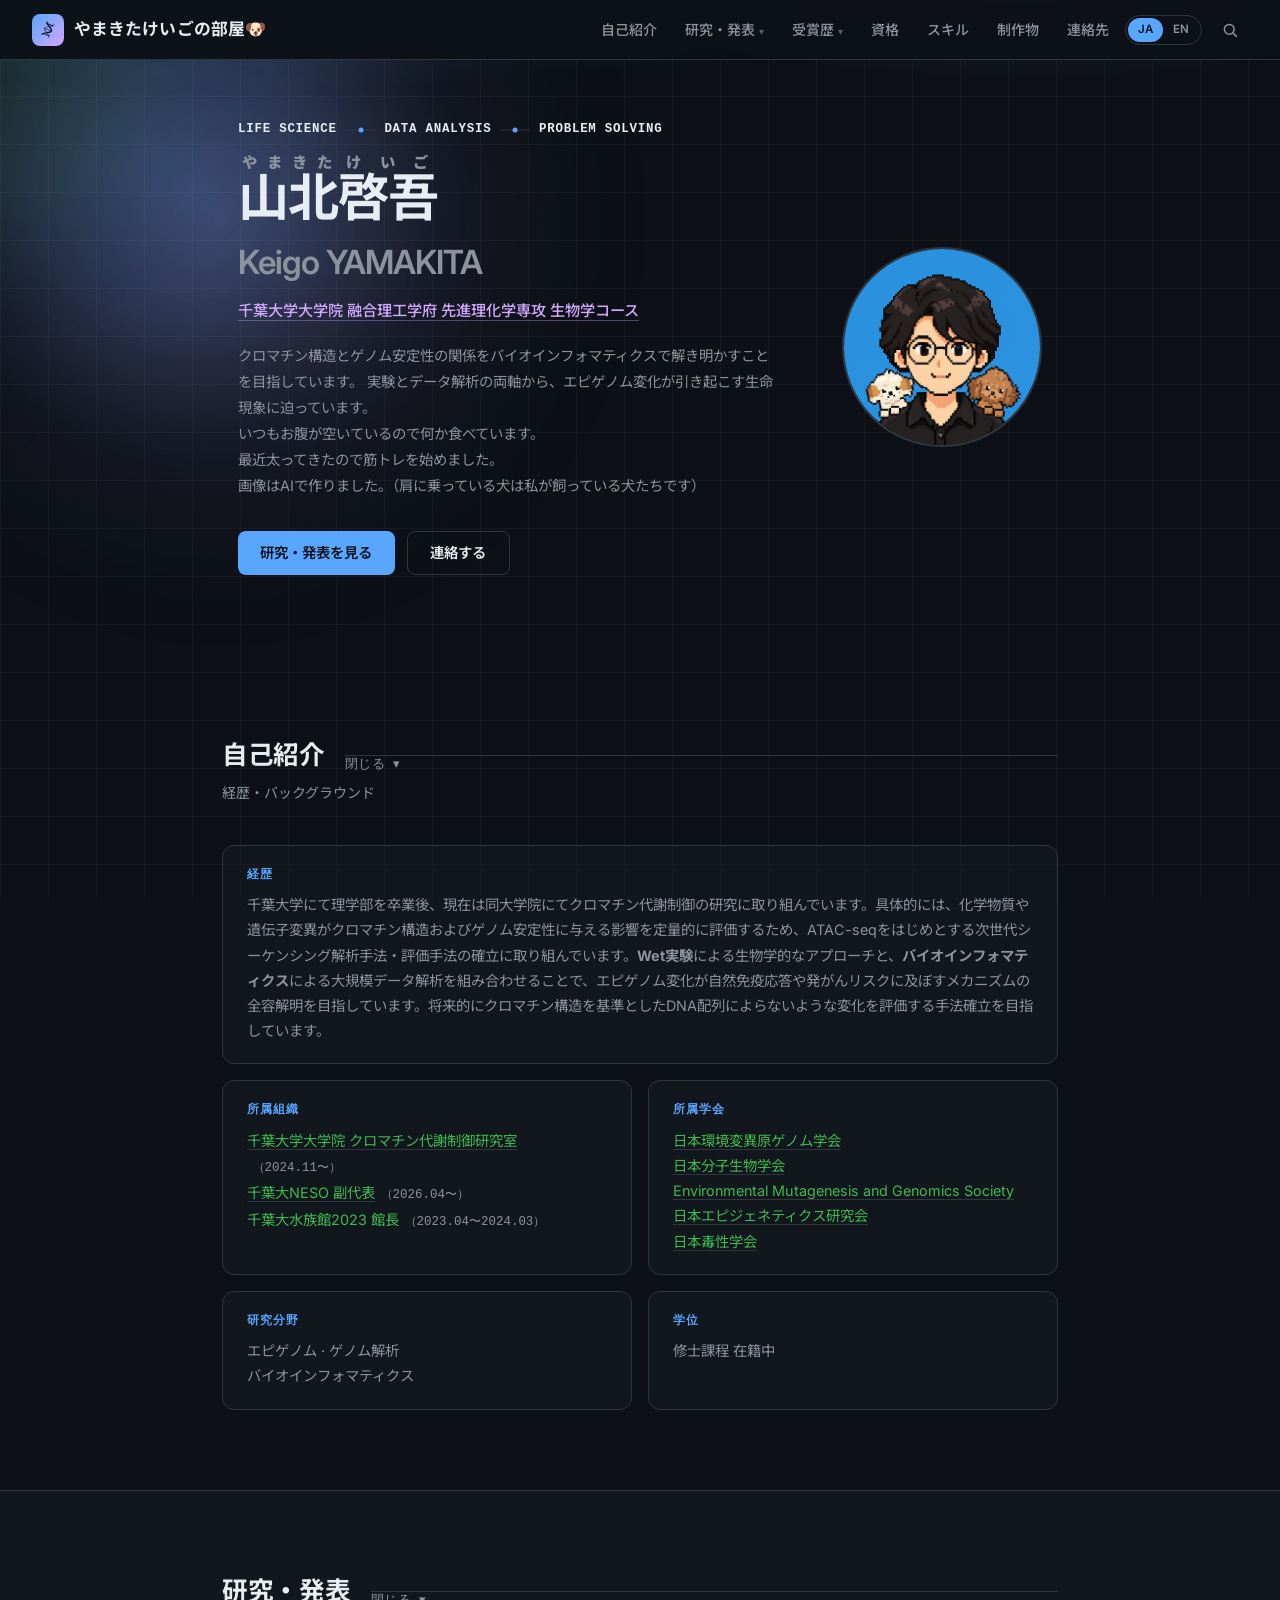
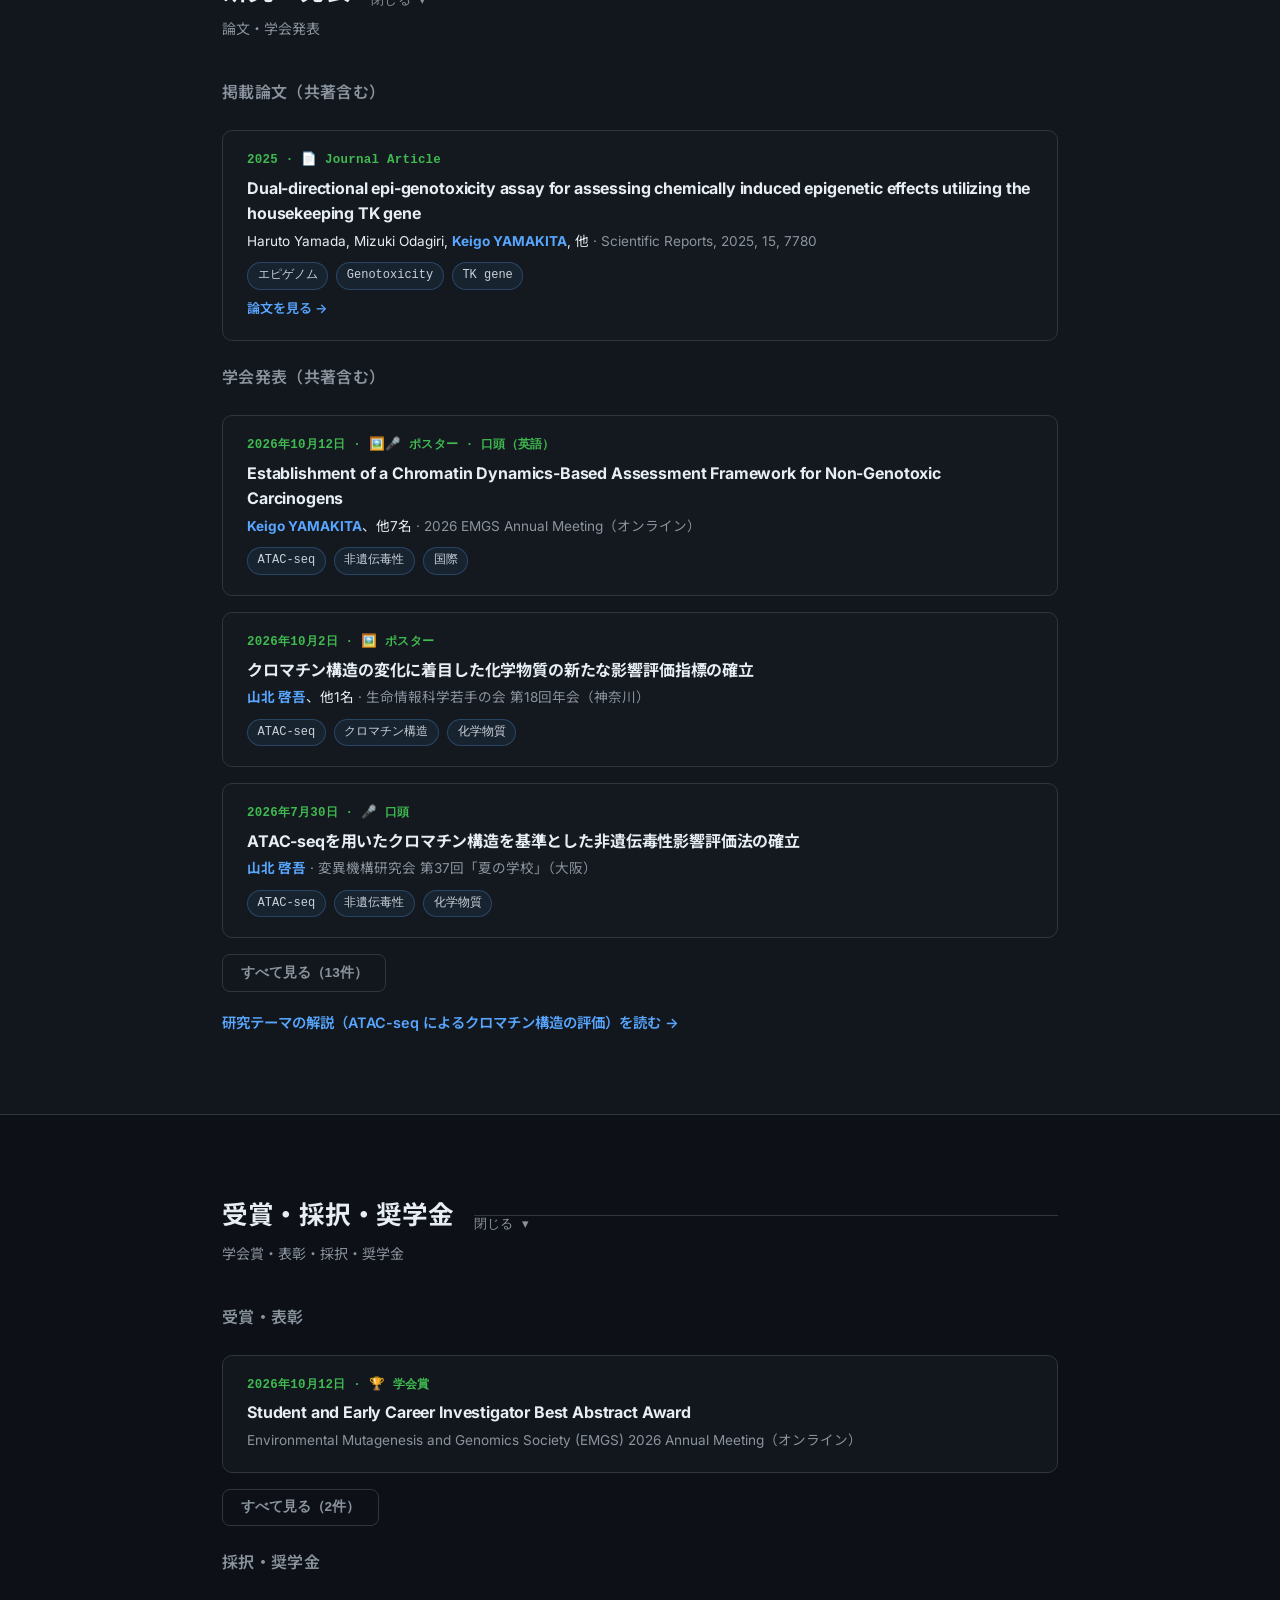
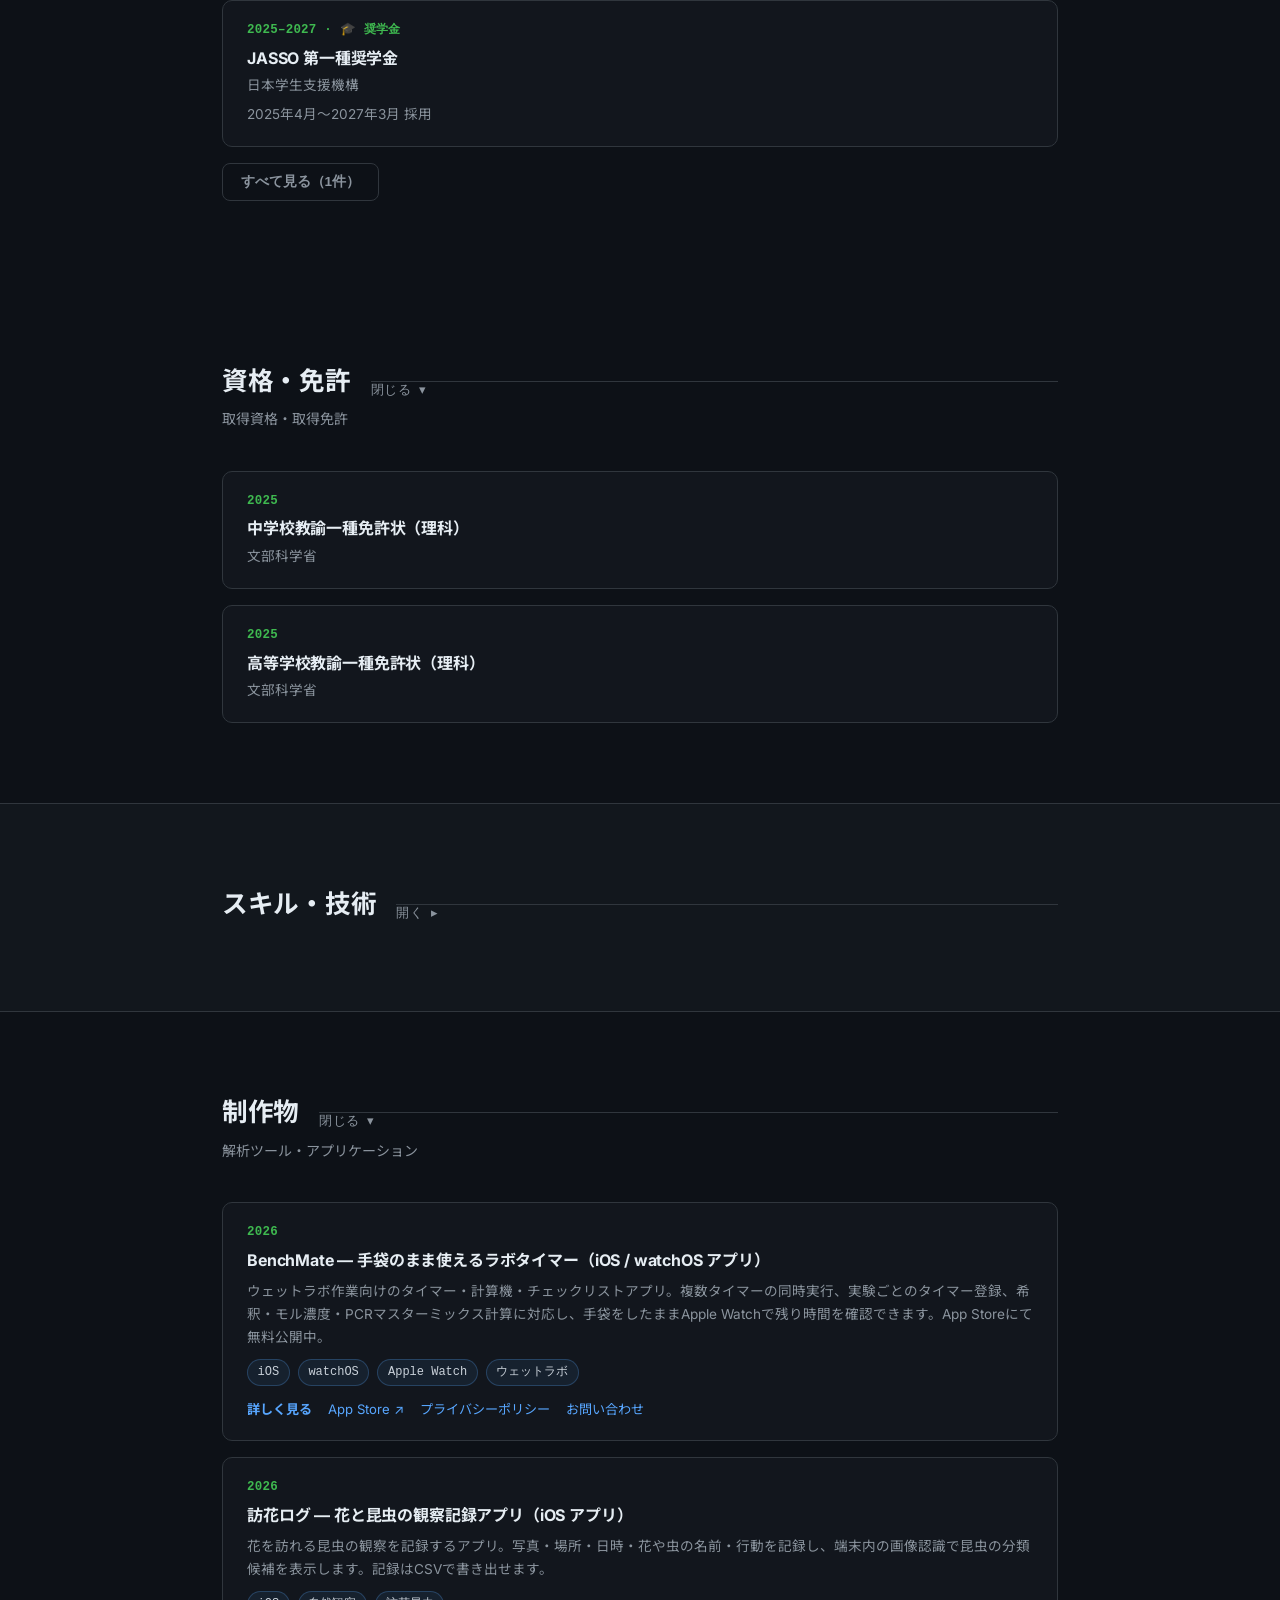
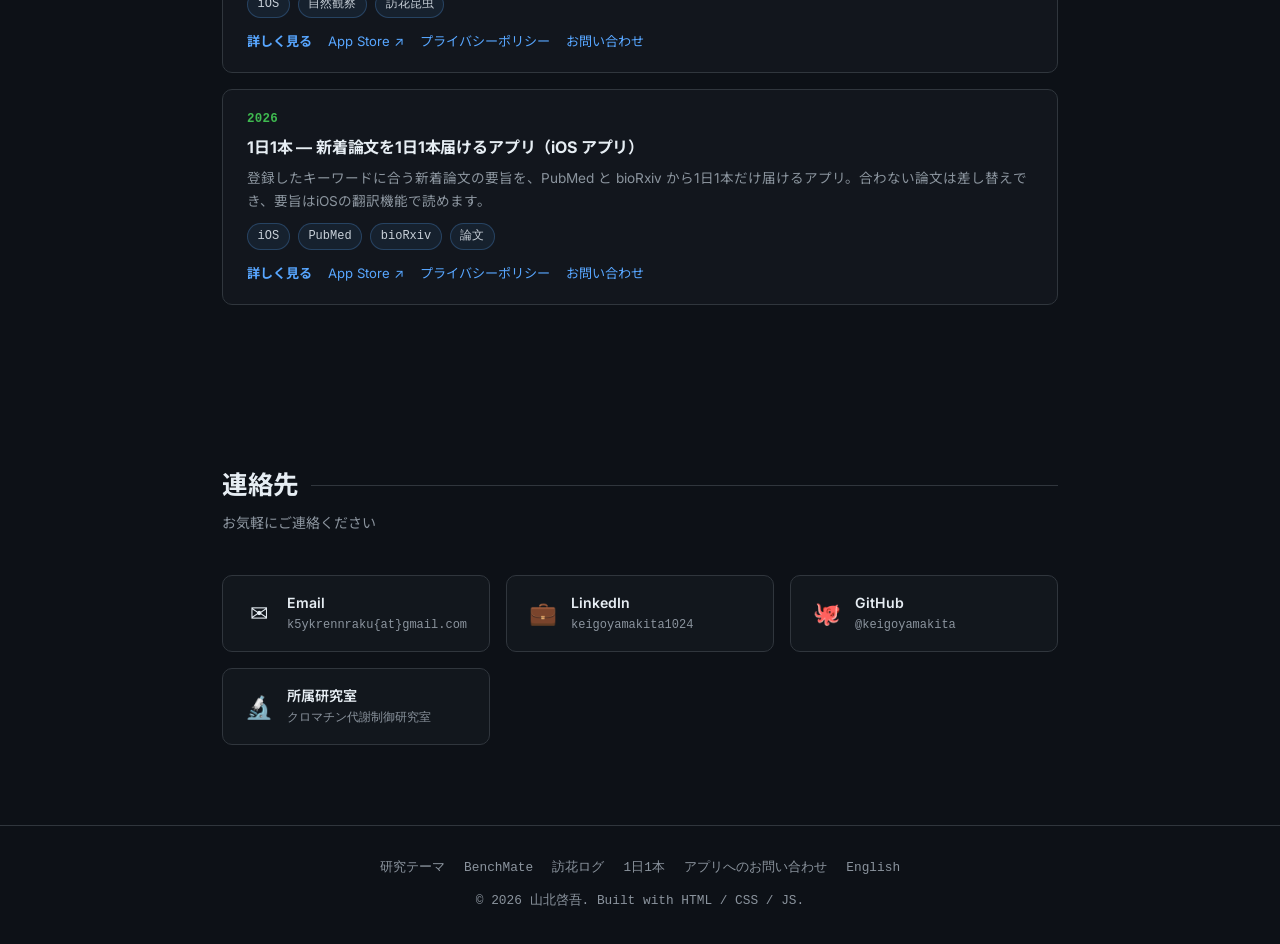
<file: index.html>
<!DOCTYPE html>
<html lang="ja">
<head>
  <meta charset="UTF-8">
  <meta name="viewport" content="width=device-width, initial-scale=1.0">
  <link rel="icon" type="image/svg+xml" href="images/favicon.svg">
  <link rel="icon" type="image/png" sizes="32x32" href="images/favicon-32.png">
  <!-- Google検索はSVGファビコンに対応していないため、48px超のPNGを別途指定 -->
  <link rel="icon" type="image/png" sizes="180x180" href="images/apple-touch-icon.png">
  <link rel="apple-touch-icon" href="images/apple-touch-icon.png">
  <title>やまきたけいごの部屋🐶｜山北啓吾 Keigo YAMAKITA</title>
  <meta name="description" content="山北啓吾（やまきたけいご / Keigo YAMAKITA）のポートフォリオ。大学時代の研究内容や制作物に関して紹介していきます。">
  <meta name="keywords" content="山北啓吾, やまきたけいご, Keigo Yamakita, yamakita keigo, バイオインフォマティクス, エピゲノム, クロマチン, ATAC-seq, 千葉大学, 研究者, ポートフォリオ">
  <meta name="author" content="山北啓吾 Keigo Yamakita">
  <meta name="robots" content="index, follow">
  <link rel="canonical" href="https://keigoyamakita.com/">
  <link rel="alternate" hreflang="ja" href="https://keigoyamakita.com/">
  <link rel="alternate" hreflang="en" href="https://keigoyamakita.com/en/">
  <link rel="alternate" hreflang="x-default" href="https://keigoyamakita.com/">

  <!-- Open Graph / SNS -->
  <meta property="og:type" content="website">
  <meta property="og:url" content="https://keigoyamakita.com/">
  <meta property="og:title" content="やまきたけいごの部屋🐶｜山北啓吾 Keigo YAMAKITA">
  <meta property="og:description" content="山北啓吾（やまきたけいご / Keigo YAMAKITA）のポートフォリオ。大学時代の研究内容や制作物に関して紹介していきます。">
  <meta property="og:image" content="https://keigoyamakita.com/images/ogp.png">
  <meta property="og:locale" content="ja_JP">

  <!-- Twitter Card -->
  <meta name="twitter:card" content="summary">
  <meta name="twitter:title" content="やまきたけいごの部屋🐶｜山北啓吾 Keigo YAMAKITA">
  <meta name="twitter:description" content="山北啓吾（やまきたけいご / Keigo YAMAKITA）のポートフォリオ。大学時代の研究内容や制作物に関して紹介していきます。">
  <meta name="twitter:image" content="https://keigoyamakita.com/images/ogp.png">

  <!-- 構造化データ (JSON-LD) -->
  <script type="application/ld+json">
  {
    "@context": "https://schema.org",
    "@type": "Person",
    "name": "山北啓吾",
    "alternateName": ["やまきたけいご", "Keigo Yamakita", "keigoyamakita", "yamakita keigo"],
    "url": "https://keigoyamakita.com/",
    "image": "https://keigoyamakita.com/images/ogp.png",
    "jobTitle": "大学院生・研究者",
    "description": "千葉大学大学院融合理工学府先進理化学専攻生物学コースにてクロマチン代謝制御・エピゲノム・バイオインフォマティクスを研究",
    "affiliation": {
      "@type": "Organization",
      "name": "千葉大学大学院 融合理工学府 先進理化学専攻 生物学コース",
      "url": "http://www.bio.s.chiba-u.ac.jp/index.html"
    },
    "alumniOf": {
      "@type": "CollegeOrUniversity",
      "name": "千葉大学"
    },
    "knowsAbout": ["バイオインフォマティクス", "エピゲノム", "クロマチン構造", "ATAC-seq", "ゲノム安定性", "Python", "R"],
    "sameAs": [
      "https://www.linkedin.com/in/keigoyamakita1024/",
      "https://github.com/keigoyamakita",
      "https://note.com/chibaneso/n/n2c3950227c19",
      "https://uralab.wordpress.com",
      "https://chibaneso.com/"
    ]
  }
  </script>
  <link rel="preconnect" href="https://fonts.googleapis.com">
  <link rel="preconnect" href="https://fonts.gstatic.com" crossorigin>
  <!-- フォントCSSは非同期で読み込み、初回描画をブロックしないようにする -->
  <link rel="preload" as="style" href="https://fonts.googleapis.com/css2?family=Inter:wght@400;500;600;700;800&family=Noto+Sans+JP:wght@400;500;600;700;900&display=swap" onload="this.onload=null;this.rel='stylesheet'">
  <noscript><link href="https://fonts.googleapis.com/css2?family=Inter:wght@400;500;600;700;800&family=Noto+Sans+JP:wght@400;500;600;700;900&display=swap" rel="stylesheet"></noscript>
  <link rel="stylesheet" href="css/style.css?v=20261014c">
</head>
<body>

  <!-- Navigation -->
  <canvas id="bg-canvas" aria-hidden="true"></canvas>
  <nav class="nav">
    <a href="#hero" class="nav-logo">
      <span class="nav-logo-mark" aria-hidden="true">
        <svg viewBox="0 0 24 24" width="18" height="18" fill="none" xmlns="http://www.w3.org/2000/svg">
          <g transform="rotate(22 12 11.5)">
            <path d="M7 2.5C7 6.5 17 7.5 17 11.5C17 15.5 7 16.5 7 20.5" stroke="#0d1117" stroke-width="1.6" stroke-linecap="round"/>
            <path d="M17 2.5C17 6.5 7 7.5 7 11.5C7 15.5 17 16.5 17 20.5" stroke="#0d1117" stroke-width="1.6" stroke-linecap="round" opacity="0.5"/>
            <line x1="7.6" y1="4.3" x2="16.4" y2="4.3" stroke="#0d1117" stroke-width="1.3" stroke-linecap="round"/>
            <line x1="7" y1="11.5" x2="17" y2="11.5" stroke="#0d1117" stroke-width="1.3" stroke-linecap="round" opacity="0.6"/>
            <line x1="7.6" y1="18.7" x2="16.4" y2="18.7" stroke="#0d1117" stroke-width="1.3" stroke-linecap="round"/>
          </g>
        </svg>
      </span>
      <span class="nav-logo-name">やまきたけいご<span class="nav-logo-sub">の部屋🐶</span></span>
    </a>
    <ul class="nav-links">
      <li><a href="#about">自己紹介</a></li>
      <li class="nav-item-dropdown">
        <a href="#research" class="nav-dropdown-toggle">研究・発表 <span class="nav-caret">▾</span></a>
        <ul class="nav-dropdown">
          <li><a href="#research">掲載論文（共著含む）</a></li>
          <li><a href="#research">学会発表（共著含む）</a></li>
        </ul>
      </li>
      <li class="nav-item-dropdown">
        <a href="#awards" class="nav-dropdown-toggle">受賞歴 <span class="nav-caret">▾</span></a>
        <ul class="nav-dropdown">
          <li><a href="#awards">受賞・表彰</a></li>
          <li><a href="#awards">採択・奨学金</a></li>
        </ul>
      </li>
      <li><a href="#licenses">資格</a></li>
      <li><a href="#skills">スキル</a></li>
      <li><a href="#works">制作物</a></li>
      <li><a href="#contact">連絡先</a></li>
      <li class="nav-lang-item"><div class="lang-switch lang-switch--menu" role="group" aria-label="言語 / Language"><a href="/" hreflang="ja" lang="ja" aria-current="page">日本語</a><a href="/en/" hreflang="en" lang="en">English</a></div></li>
    </ul>
    <div class="nav-actions">
      <div class="lang-switch" role="group" aria-label="言語 / Language"><a href="/" hreflang="ja" lang="ja" aria-current="page">JA</a><a href="/en/" hreflang="en" lang="en">EN</a></div>
      <div class="nav-search" id="navSearch">
        <button type="button" class="nav-search-btn" id="searchOpen" aria-label="サイト内検索を開く" aria-expanded="false" aria-controls="searchField" title="サイト内検索（Ctrl/⌘+F または /）">
          <svg viewBox="0 0 24 24" width="18" height="18" fill="none" xmlns="http://www.w3.org/2000/svg" aria-hidden="true">
            <circle cx="11" cy="11" r="6.5" stroke="currentColor" stroke-width="2"/>
            <path d="M16 16l4.5 4.5" stroke="currentColor" stroke-width="2" stroke-linecap="round"/>
          </svg>
        </button>
        <div class="search-field" id="searchField" role="search">
          <svg viewBox="0 0 24 24" width="16" height="16" fill="none" xmlns="http://www.w3.org/2000/svg" aria-hidden="true">
            <circle cx="11" cy="11" r="6.5" stroke="currentColor" stroke-width="2"/>
            <path d="M16 16l4.5 4.5" stroke="currentColor" stroke-width="2" stroke-linecap="round"/>
          </svg>
          <input type="text" id="searchInput" class="search-input" placeholder="サイト内を検索（例：ATAC-seq）" autocomplete="off" autocapitalize="off" spellcheck="false" inputmode="search" enterkeyhint="search" aria-label="検索キーワード">
          <button type="button" class="search-close" id="searchClose" aria-label="検索を閉じる">
            <svg viewBox="0 0 24 24" width="14" height="14" fill="none" xmlns="http://www.w3.org/2000/svg" aria-hidden="true">
              <path d="M6 6l12 12M18 6L6 18" stroke="currentColor" stroke-width="2" stroke-linecap="round"/>
            </svg>
          </button>
        </div>
        <div class="search-panel" id="searchPanel" hidden>
          <div class="search-status" id="searchStatus" role="status" aria-live="polite"></div>
          <div class="search-results" id="searchResults"></div>
          <div class="search-foot" aria-hidden="true">
            <span>↑↓ 選択</span><span>Enter 移動</span><span>Esc 閉じる</span><span>Ctrl/⌘+F をもう一度で標準のページ内検索</span>
          </div>
        </div>
      </div>
      <button class="nav-toggle" aria-label="メニューを開く">
        <span></span><span></span><span></span>
      </button>
    </div>
  </nav>

  <!-- Hero -->
  <section id="hero" class="hero">
    <div class="container">
      <div class="hero-inner">
        <div class="hero-text">
          <div class="hero-label">
            <span class="hl-node">Life Science</span>
            <span class="hl-connector" aria-hidden="true"></span>
            <span class="hl-node">Data Analysis</span>
            <span class="hl-connector" aria-hidden="true"></span>
            <span class="hl-node">Problem Solving</span>
          </div>
          <h1><ruby class="name-ruby">山北<rt>やまきた</rt></ruby><ruby class="name-ruby">啓吾<rt>けいご</rt></ruby><br><span class="hero-name-sub">Keigo YAMAKITA</span></h1>
          <p class="hero-sub"><a href="http://www.bio.s.chiba-u.ac.jp/index.html" target="_blank" rel="noopener" class="hero-sub-link">千葉大学大学院 融合理工学府 先進理化学専攻 生物学コース</a></p>
          <p class="hero-desc">
            クロマチン構造とゲノム安定性の関係をバイオインフォマティクスで解き明かすことを目指しています。
            実験とデータ解析の両軸から、エピゲノム変化が引き起こす生命現象に迫っています。<br>
            いつもお腹が空いているので何か食べています。<br>
            最近太ってきたので筋トレを始めました。<br>
            画像はAIで作りました。（肩に乗っている犬は私が飼っている犬たちです）
          </p>
          <div class="btn-group">
            <a href="#research" class="btn btn-primary">研究・発表を見る</a>
            <a href="#contact" class="btn btn-outline">連絡する</a>
          </div>
        </div>
        <div class="avatar">
          <img src="images/profile-pixel.png?v=20260927a" alt="山北啓吾" width="400" height="400" draggable="false">
        </div>
      </div>
    </div>
  </section>

  <!-- About -->
  <section id="about" class="section">
    <div class="container">
      <details class="section-collapsible" open>
        <summary class="section-title">自己紹介</summary>
        <p class="section-sub">経歴・バックグラウンド</p>
        <div class="about-grid">
          <div class="info-card wide">
            <h3>経歴</h3>
            <p>
              千葉大学にて理学部を卒業後、現在は同大学院にてクロマチン代謝制御の研究に取り組んでいます。具体的には、化学物質や遺伝子変異がクロマチン構造およびゲノム安定性に与える影響を定量的に評価するため、ATAC-seqをはじめとする次世代シーケンシング解析手法・評価手法の確立に取り組んでいます。<strong>Wet実験</strong>による生物学的なアプローチと、<strong>バイオインフォマティクス</strong>による大規模データ解析を組み合わせることで、エピゲノム変化が自然免疫応答や発がんリスクに及ぼすメカニズムの全容解明を目指しています。将来的にクロマチン構造を基準としたDNA配列によらないような変化を評価する手法確立を目指しています。
            </p>
          </div>
          <div class="info-card">
            <h3>所属組織</h3>
            <p>
              <a href="https://uralab.wordpress.com" target="_blank" rel="noopener" class="card-link"><span style="color:var(--accent2)">千葉大学大学院 クロマチン代謝制御研究室</span></a><span class="org-period">（2024.11〜）</span><br>
              <a href="https://chibaneso.com/" target="_blank" rel="noopener" class="card-link"><span style="color:var(--accent2)">千葉大NESO 副代表</span></a><span class="org-period">（2026.04〜）</span><br>
              <span style="color:var(--accent2)">千葉大水族館2023 館長</span><span class="org-period">（2023.04〜2024.03）</span>
            </p>
          </div>
          <div class="info-card">
            <h3>所属学会</h3>
            <p>
              <a href="https://www.j-ems.org/" target="_blank" rel="noopener" class="card-link"><span style="color:var(--accent2)">日本環境変異原ゲノム学会</span></a><br>
              <a href="https://www.mbsj.jp/" target="_blank" rel="noopener" class="card-link"><span style="color:var(--accent2)">日本分子生物学会</span></a><br>
              <a href="https://emgs-us.org/" target="_blank" rel="noopener" class="card-link"><span style="color:var(--accent2)">Environmental Mutagenesis and Genomics Society</span></a><br>
              <a href="https://jsepi.org/" target="_blank" rel="noopener" class="card-link"><span style="color:var(--accent2)">日本エピジェネティクス研究会</span></a><br>
              <a href="https://www.jsot.jp/" target="_blank" rel="noopener" class="card-link"><span style="color:var(--accent2)">日本毒性学会</span></a>
            </p>
          </div>
          <div class="info-card">
            <h3>研究分野</h3>
            <p>エピゲノム · ゲノム解析<br>バイオインフォマティクス</p>
          </div>
          <div class="info-card">
            <h3>学位</h3>
            <p>修士課程 在籍中</p>
          </div>
        </div>
      </details>
    </div>
  </section>

  <!-- Research -->
  <section id="research" class="section section-alt">
    <div class="container">
      <details class="section-collapsible" open>
        <summary class="section-title">研究・発表</summary>
        <p class="section-sub">論文・学会発表</p>

        <div class="subsection-block" id="anchor-papers">
          <h3 class="subsection-heading">掲載論文（共著含む）</h3>
          <div class="pub-list" id="paperList"></div>
        </div>

        <div class="subsection-block" id="anchor-presentations">
          <h3 class="subsection-heading">学会発表（共著含む）</h3>
          <div class="pub-list" id="presentationPreview"></div>
          <div class="pub-list-rest" id="presentationRest" hidden></div>
          <button type="button" class="show-more-btn" id="presentationToggle" aria-expanded="false"></button>
        </div>

        <p class="research-more"><a href="/research/" target="_blank" rel="noopener">研究テーマの解説（ATAC-seq によるクロマチン構造の評価）を読む →</a></p>
      </details>
    </div>
  </section>

  <!-- Awards -->
  <section id="awards" class="section">
    <div class="container">
      <details class="section-collapsible" open>
        <summary class="section-title">受賞・採択・奨学金</summary>
        <p class="section-sub">学会賞・表彰・採択・奨学金</p>

        <div class="subsection-block" id="anchor-awards">
          <h3 class="subsection-heading">受賞・表彰</h3>
          <div class="pub-list" id="awardPreview"></div>
          <div class="pub-list pub-list-rest" id="awardRest" hidden></div>
          <button type="button" class="show-more-btn" id="awardToggle" aria-expanded="false"></button>
        </div>

        <div class="subsection-block" id="anchor-scholarships">
          <h3 class="subsection-heading">採択・奨学金</h3>
          <div class="pub-list" id="scholarshipPreview"></div>
          <div class="pub-list pub-list-rest" id="scholarshipRest" hidden></div>
          <button type="button" class="show-more-btn" id="scholarshipToggle" aria-expanded="false"></button>
        </div>
      </details>
    </div>
  </section>

  <!-- Licenses -->
  <section id="licenses" class="section">
    <div class="container">
      <details class="section-collapsible" open>
        <summary class="section-title">資格・免許</summary>
        <p class="section-sub">取得資格・取得免許</p>
        <div class="pub-list" id="licenseList"></div>
      </details>
    </div>
  </section>

  <!-- Skills -->
  <section id="skills" class="section section-alt">
    <div class="container">
      <details class="section-collapsible">
        <summary class="section-title">スキル・技術</summary>
        <p class="section-sub">使用言語・解析ツール・技術領域</p>
        <div class="skills-grid" id="skillsGrid"></div>
      </details>
    </div>
  </section>

  <!-- Works -->
  <section id="works" class="section">
    <div class="container">
      <details class="section-collapsible" open>
        <summary class="section-title">制作物</summary>
        <p class="section-sub">解析ツール・アプリケーション</p>
        <div class="pub-list" id="worksList"></div>
      </details>
    </div>
  </section>

  <!-- Contact -->
  <section id="contact" class="section">
    <div class="container">
      <h2 class="section-title">連絡先</h2>
      <p class="section-sub">お気軽にご連絡ください</p>
      <div class="contact-grid" id="contactGrid"></div>
    </div>
  </section>

  <footer class="footer">
    <nav class="footer-nav" aria-label="サイト内のページ">
      <a href="/research/" target="_blank" rel="noopener">研究テーマ</a>
      <a href="/benchmate/" target="_blank" rel="noopener">BenchMate</a>
      <a href="/houkalog/" target="_blank" rel="noopener">訪花ログ</a>
      <a href="/paperaday/" target="_blank" rel="noopener">1日1本</a>
      <a href="/contact/" target="_blank" rel="noopener">アプリへのお問い合わせ</a>
      <a href="/en/" hreflang="en" lang="en">English</a>
    </nav>
    <p>&copy; <span id="year"></span> 山北啓吾. Built with HTML / CSS / JS.</p>
  </footer>

  <button id="backToTop" class="back-to-top" aria-label="トップへ戻る" title="トップへ戻る">
    <svg viewBox="0 0 24 24" width="20" height="20" fill="none" xmlns="http://www.w3.org/2000/svg" aria-hidden="true">
      <path d="M12 19V5M12 5L5 12M12 5L19 12" stroke="currentColor" stroke-width="2" stroke-linecap="round" stroke-linejoin="round"/>
    </svg>
  </button>

  <script src="js/data.js?v=20261014a"></script>
  <script src="js/main.js?v=20261014b"></script>
  <script src="js/search.js?v=20260919b"></script>
  <script src="js/bg.js?v=20260919b"></script>
</body>
</html>
</file>
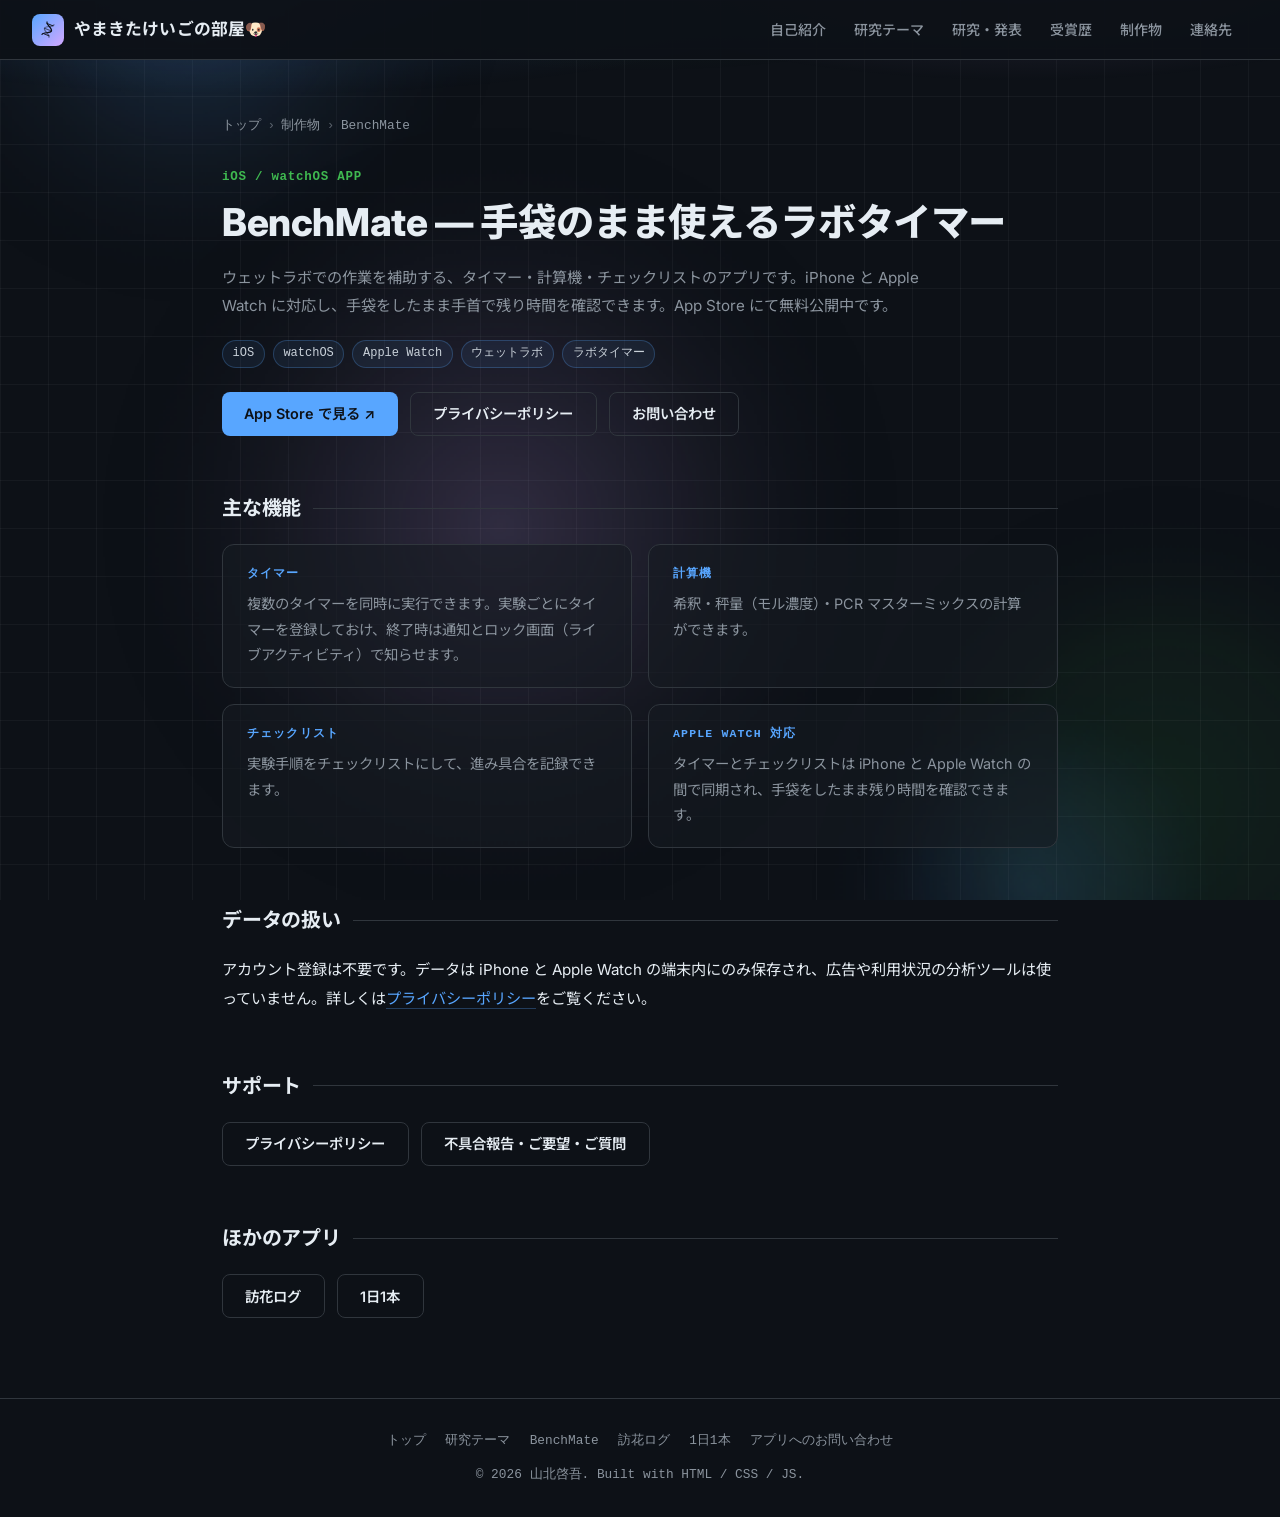
<file: benchmate/index.html>
<!DOCTYPE html>
<html lang="ja">
<head>
  <meta charset="UTF-8">
  <meta name="viewport" content="width=device-width, initial-scale=1.0">
  <title>BenchMate — 手袋のまま使えるラボタイマー（iPhone / Apple Watch）</title>
  <meta name="description" content="手袋をしたまま使えるウェットラボ向けのタイマー・計算機・チェックリストアプリ。複数タイマーの同時実行、希釈・モル濃度・PCRマスターミックス計算、Apple Watch での残り時間確認に対応。">
  <meta name="author" content="山北啓吾 Keigo Yamakita">
  <link rel="canonical" href="https://keigoyamakita.com/benchmate/">
  <meta property="og:type" content="article">
  <meta property="og:url" content="https://keigoyamakita.com/benchmate/">
  <meta property="og:title" content="BenchMate — 手袋のまま使えるラボタイマー（iPhone / Apple Watch）">
  <meta property="og:description" content="手袋をしたまま使えるウェットラボ向けのタイマー・計算機・チェックリストアプリ。複数タイマーの同時実行、希釈・モル濃度・PCRマスターミックス計算、Apple Watch での残り時間確認に対応。">
  <meta property="og:image" content="https://keigoyamakita.com/images/ogp/ogp-benchmate.png?v=20261014">
  <meta property="og:locale" content="ja_JP">
  <meta name="twitter:card" content="summary_large_image">
  <meta name="twitter:title" content="BenchMate — 手袋のまま使えるラボタイマー（iPhone / Apple Watch）">
  <meta name="twitter:description" content="手袋をしたまま使えるウェットラボ向けのタイマー・計算機・チェックリストアプリ。複数タイマーの同時実行、希釈・モル濃度・PCRマスターミックス計算、Apple Watch での残り時間確認に対応。">
  <meta name="twitter:image" content="https://keigoyamakita.com/images/ogp/ogp-benchmate.png?v=20261014">
  <link rel="icon" type="image/svg+xml" href="/images/favicon.svg">
  <link rel="icon" type="image/png" sizes="32x32" href="/images/favicon-32.png">
  <link rel="apple-touch-icon" href="/images/apple-touch-icon.png">
  <script type="application/ld+json">
{
  "@context": "https://schema.org",
  "@type": "BreadcrumbList",
  "itemListElement": [
    {
      "@type": "ListItem",
      "position": 1,
      "name": "トップ",
      "item": "https://keigoyamakita.com/"
    },
    {
      "@type": "ListItem",
      "position": 2,
      "name": "制作物",
      "item": "https://keigoyamakita.com/#works"
    },
    {
      "@type": "ListItem",
      "position": 3,
      "name": "BenchMate",
      "item": "https://keigoyamakita.com/benchmate/"
    }
  ]
}
  </script>
  <script type="application/ld+json">
{
  "@context": "https://schema.org",
  "@type": "SoftwareApplication",
  "name": "BenchMate",
  "description": "手袋をしたまま使えるウェットラボ向けのタイマー・計算機・チェックリストアプリ。複数タイマーの同時実行、希釈・モル濃度・PCRマスターミックス計算、Apple Watch での残り時間確認に対応。",
  "url": "https://keigoyamakita.com/benchmate/",
  "operatingSystem": "iOS, watchOS",
  "applicationCategory": "UtilitiesApplication",
  "installUrl": "https://apps.apple.com/jp/app/benchmate/id6819570337",
  "author": {
    "@type": "Person",
    "name": "山北啓吾",
    "url": "https://keigoyamakita.com/"
  }
}
  </script>
  <link rel="preconnect" href="https://fonts.googleapis.com">
  <link rel="preconnect" href="https://fonts.gstatic.com" crossorigin>
  <link rel="preload" as="style" href="https://fonts.googleapis.com/css2?family=Inter:wght@400;500;600;700;800&family=Noto+Sans+JP:wght@400;500;600;700;900&display=swap" onload="this.onload=null;this.rel='stylesheet'">
  <noscript><link href="https://fonts.googleapis.com/css2?family=Inter:wght@400;500;600;700;800&family=Noto+Sans+JP:wght@400;500;600;700;900&display=swap" rel="stylesheet"></noscript>
  <link rel="stylesheet" href="/css/style.css?v=20261014b">
  <link rel="stylesheet" href="/css/sub.css?v=20261014c">
</head>
<body>

  <canvas id="bg-canvas" aria-hidden="true"></canvas>
  <nav class="nav">
    <a href="/" class="nav-logo">
      <span class="nav-logo-mark" aria-hidden="true">
        <svg viewBox="0 0 24 24" width="18" height="18" fill="none" xmlns="http://www.w3.org/2000/svg">
          <g transform="rotate(22 12 11.5)">
            <path d="M7 2.5C7 6.5 17 7.5 17 11.5C17 15.5 7 16.5 7 20.5" stroke="#0d1117" stroke-width="1.6" stroke-linecap="round"/>
            <path d="M17 2.5C17 6.5 7 7.5 7 11.5C7 15.5 17 16.5 17 20.5" stroke="#0d1117" stroke-width="1.6" stroke-linecap="round" opacity="0.5"/>
            <line x1="7.6" y1="4.3" x2="16.4" y2="4.3" stroke="#0d1117" stroke-width="1.3" stroke-linecap="round"/>
            <line x1="7" y1="11.5" x2="17" y2="11.5" stroke="#0d1117" stroke-width="1.3" stroke-linecap="round" opacity="0.6"/>
            <line x1="7.6" y1="18.7" x2="16.4" y2="18.7" stroke="#0d1117" stroke-width="1.3" stroke-linecap="round"/>
          </g>
        </svg>
      </span>
      <span class="nav-logo-name">やまきたけいご<span class="nav-logo-sub">の部屋🐶</span></span>
    </a>
    <ul class="nav-links">
      <li><a href="/#about">自己紹介</a></li>
      <li><a href="/research/" target="_blank" rel="noopener">研究テーマ</a></li>
      <li><a href="/#research">研究・発表</a></li>
      <li><a href="/#awards">受賞歴</a></li>
      <li><a href="/#works">制作物</a></li>
      <li><a href="/#contact">連絡先</a></li>
    </ul>
    <div class="nav-actions">
      <button class="nav-toggle" aria-label="メニューを開く">
        <span></span><span></span><span></span>
      </button>
    </div>
  </nav>

  <main class="page">
    <section class="section">
      <div class="container">
        <nav class="breadcrumb" aria-label="パンくずリスト">
          <ol>
          <li><a href="/">トップ</a></li>
          <li><a href="/#works">制作物</a></li>
          <li aria-current="page">BenchMate</li>
          </ol>
        </nav>
        <header class="page-head">
          <p class="page-label">iOS / watchOS APP</p>
          <h1 class="page-title">BenchMate — 手袋のまま使えるラボタイマー</h1>
          <p class="page-lead">ウェットラボでの作業を補助する、タイマー・計算機・チェックリストのアプリです。iPhone と Apple Watch に対応し、手袋をしたまま手首で残り時間を確認できます。App Store にて無料公開中です。</p>
          <div class="pub-tags"><span class="tag">iOS</span><span class="tag">watchOS</span><span class="tag">Apple Watch</span><span class="tag">ウェットラボ</span><span class="tag">ラボタイマー</span></div>
          <div class="btn-group"><a class="btn btn-primary" href="https://apps.apple.com/jp/app/benchmate/id6819570337" target="_blank" rel="noopener">App Store で見る ↗</a><a class="btn btn-outline" href="/benchmate/privacy.html" target="_blank" rel="noopener">プライバシーポリシー</a><a class="btn btn-outline" href="/contact/?app=benchmate" target="_blank" rel="noopener">お問い合わせ</a></div>
        </header>

        <section class="page-block">
          <h2 class="page-h2">主な機能</h2>
          <div class="card-grid">
            <div class="info-card"><h3>タイマー</h3><p>複数のタイマーを同時に実行できます。実験ごとにタイマーを登録しておけ、終了時は通知とロック画面（ライブアクティビティ）で知らせます。</p></div>
            <div class="info-card"><h3>計算機</h3><p>希釈・秤量（モル濃度）・PCR マスターミックスの計算ができます。</p></div>
            <div class="info-card"><h3>チェックリスト</h3><p>実験手順をチェックリストにして、進み具合を記録できます。</p></div>
            <div class="info-card"><h3>Apple Watch 対応</h3><p>タイマーとチェックリストは iPhone と Apple Watch の間で同期され、手袋をしたまま残り時間を確認できます。</p></div>
          </div>
        </section>

        <section class="page-block">
          <h2 class="page-h2">データの扱い</h2>
          <div class="prose"><p>アカウント登録は不要です。データは iPhone と Apple Watch の端末内にのみ保存され、広告や利用状況の分析ツールは使っていません。詳しくは<a href="/benchmate/privacy.html" target="_blank" rel="noopener">プライバシーポリシー</a>をご覧ください。</p></div>
        </section>

        <section class="page-block">
          <h2 class="page-h2">サポート</h2>
          <div class="link-row">
            <a class="btn btn-outline" href="/benchmate/privacy.html" target="_blank" rel="noopener">プライバシーポリシー</a>
            <a class="btn btn-outline" href="/contact/?app=benchmate" target="_blank" rel="noopener">不具合報告・ご要望・ご質問</a>
          </div>
        </section>

        <section class="page-block">
          <h2 class="page-h2">ほかのアプリ</h2>
          <div class="link-row">
            <a class="btn btn-outline" href="/houkalog/" target="_blank" rel="noopener">訪花ログ</a>
            <a class="btn btn-outline" href="/paperaday/" target="_blank" rel="noopener">1日1本</a>
          </div>
        </section>

      </div>
    </section>
  </main>

  <footer class="footer">
    <nav class="footer-nav" aria-label="サイト内のページ">
      <a href="/">トップ</a>
      <a href="/research/" target="_blank" rel="noopener">研究テーマ</a>
      <a href="/benchmate/" target="_blank" rel="noopener">BenchMate</a>
      <a href="/houkalog/" target="_blank" rel="noopener">訪花ログ</a>
      <a href="/paperaday/" target="_blank" rel="noopener">1日1本</a>
      <a href="/contact/" target="_blank" rel="noopener">アプリへのお問い合わせ</a>
    </nav>
    <p>&copy; 2026 山北啓吾. Built with HTML / CSS / JS.</p>
  </footer>

  <button id="backToTop" class="back-to-top" aria-label="トップへ戻る" title="トップへ戻る">
    <svg viewBox="0 0 24 24" width="20" height="20" fill="none" xmlns="http://www.w3.org/2000/svg" aria-hidden="true">
      <path d="M12 19V5M12 5L5 12M12 5L19 12" stroke="currentColor" stroke-width="2" stroke-linecap="round" stroke-linejoin="round"/>
    </svg>
  </button>

  <script src="/js/sub.js?v=20261014c"></script>
  <script src="/js/bg.js?v=20260919b"></script>
</body>
</html>
</file>
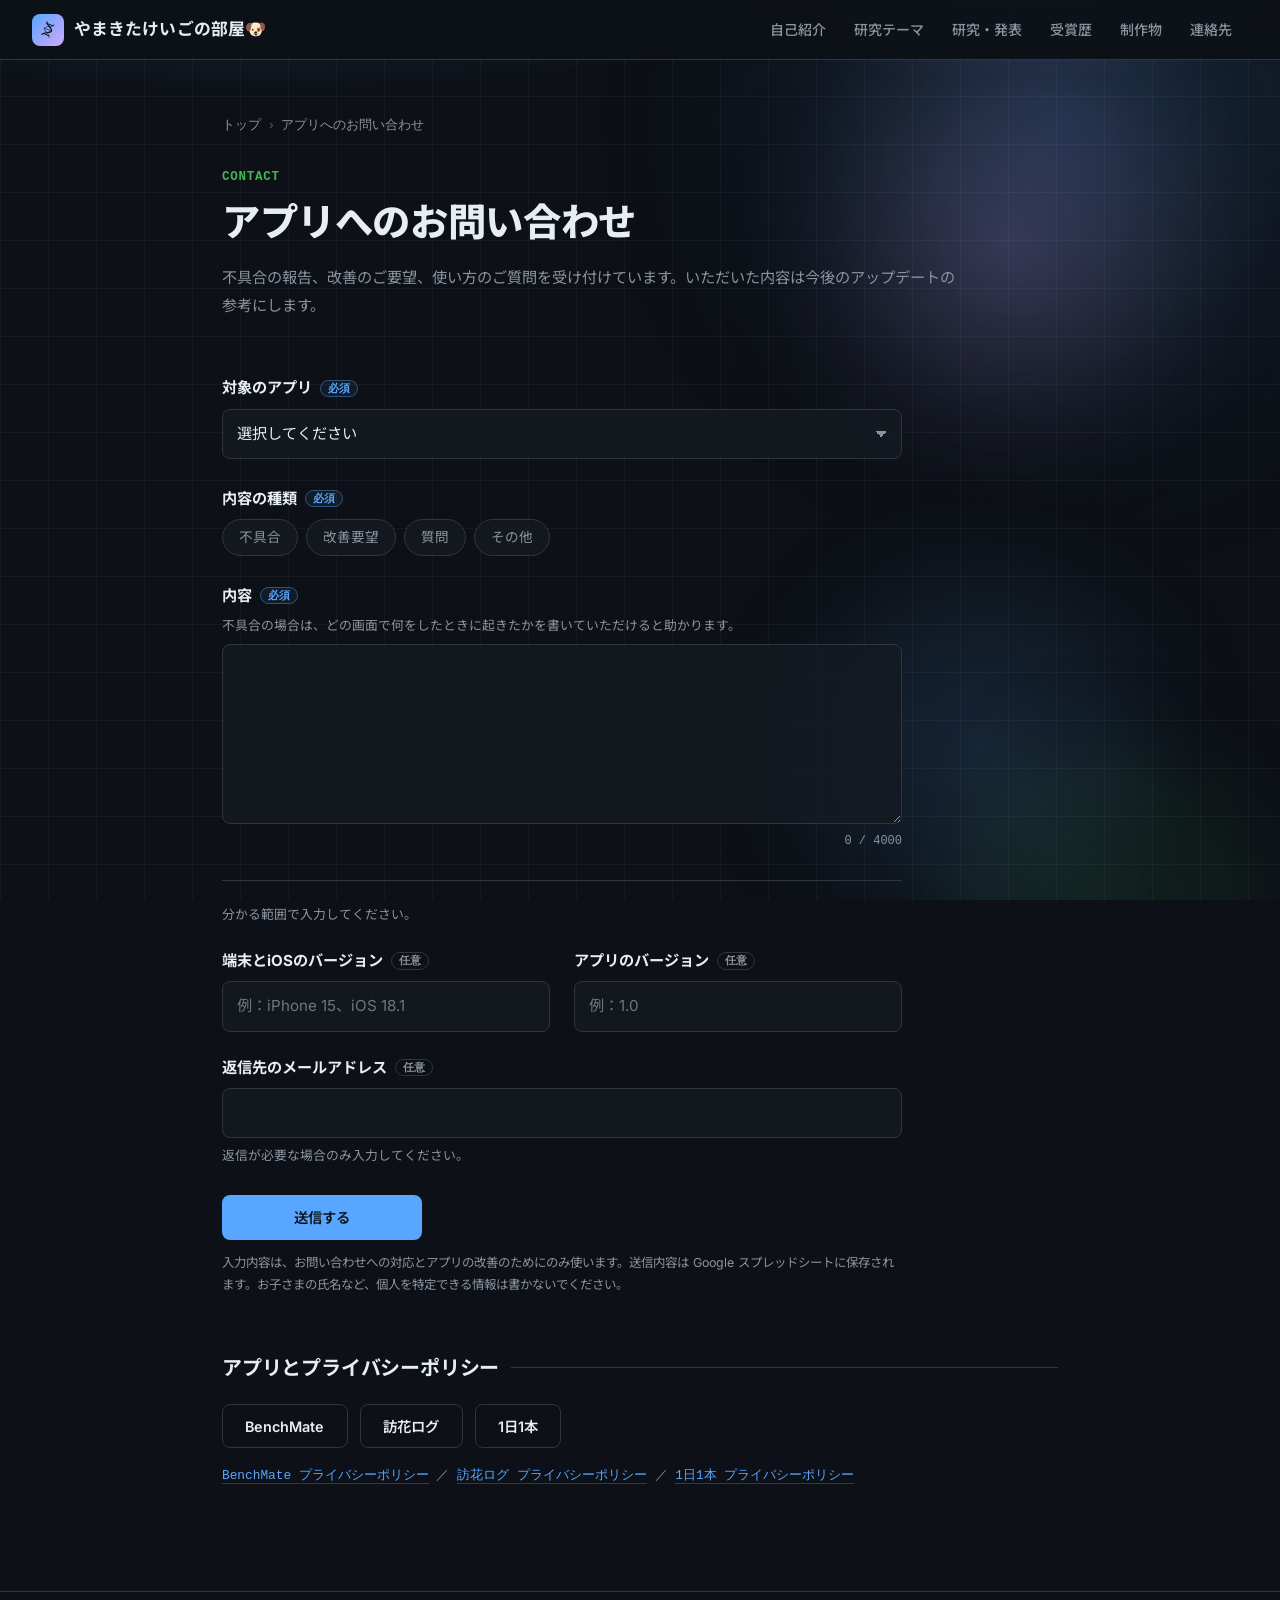
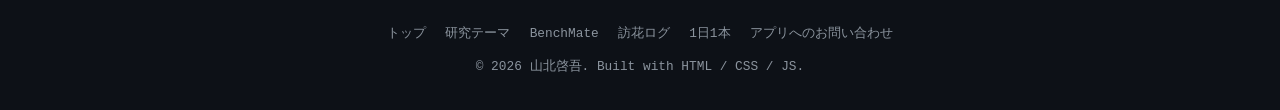
<file: contact/index.html>
<!DOCTYPE html>
<html lang="ja">
<head>
  <meta charset="UTF-8">
  <meta name="viewport" content="width=device-width, initial-scale=1.0">
  <title>アプリへのお問い合わせ｜山北啓吾</title>
  <meta name="description" content="山北啓吾が制作したアプリ（訪花ログ、BenchMate、1日1本）への不具合報告・改善要望・質問の受付ページです。">
  <meta name="author" content="山北啓吾 Keigo Yamakita">
  <link rel="canonical" href="https://keigoyamakita.com/contact/">
  <meta property="og:type" content="article">
  <meta property="og:url" content="https://keigoyamakita.com/contact/">
  <meta property="og:title" content="アプリへのお問い合わせ｜山北啓吾">
  <meta property="og:description" content="山北啓吾が制作したアプリ（訪花ログ、BenchMate、1日1本）への不具合報告・改善要望・質問の受付ページです。">
  <meta property="og:image" content="https://keigoyamakita.com/images/ogp/ogp-contact.png?v=20261014">
  <meta property="og:locale" content="ja_JP">
  <meta name="twitter:card" content="summary_large_image">
  <meta name="twitter:title" content="アプリへのお問い合わせ｜山北啓吾">
  <meta name="twitter:description" content="山北啓吾が制作したアプリ（訪花ログ、BenchMate、1日1本）への不具合報告・改善要望・質問の受付ページです。">
  <meta name="twitter:image" content="https://keigoyamakita.com/images/ogp/ogp-contact.png?v=20261014">
  <link rel="icon" type="image/svg+xml" href="/images/favicon.svg">
  <link rel="icon" type="image/png" sizes="32x32" href="/images/favicon-32.png">
  <link rel="apple-touch-icon" href="/images/apple-touch-icon.png">
  <script type="application/ld+json">
{
  "@context": "https://schema.org",
  "@type": "BreadcrumbList",
  "itemListElement": [
    {
      "@type": "ListItem",
      "position": 1,
      "name": "トップ",
      "item": "https://keigoyamakita.com/"
    },
    {
      "@type": "ListItem",
      "position": 2,
      "name": "アプリへのお問い合わせ",
      "item": "https://keigoyamakita.com/contact/index.html"
    }
  ]
}
  </script>
  <link rel="preconnect" href="https://fonts.googleapis.com">
  <link rel="preconnect" href="https://fonts.gstatic.com" crossorigin>
  <link rel="preload" as="style" href="https://fonts.googleapis.com/css2?family=Inter:wght@400;500;600;700;800&family=Noto+Sans+JP:wght@400;500;600;700;900&display=swap" onload="this.onload=null;this.rel='stylesheet'">
  <noscript><link href="https://fonts.googleapis.com/css2?family=Inter:wght@400;500;600;700;800&family=Noto+Sans+JP:wght@400;500;600;700;900&display=swap" rel="stylesheet"></noscript>
  <link rel="stylesheet" href="/css/style.css?v=20261014b">
  <link rel="stylesheet" href="/css/sub.css?v=20261014c">
</head>
<body>

  <canvas id="bg-canvas" aria-hidden="true"></canvas>
  <nav class="nav">
    <a href="/" class="nav-logo">
      <span class="nav-logo-mark" aria-hidden="true">
        <svg viewBox="0 0 24 24" width="18" height="18" fill="none" xmlns="http://www.w3.org/2000/svg">
          <g transform="rotate(22 12 11.5)">
            <path d="M7 2.5C7 6.5 17 7.5 17 11.5C17 15.5 7 16.5 7 20.5" stroke="#0d1117" stroke-width="1.6" stroke-linecap="round"/>
            <path d="M17 2.5C17 6.5 7 7.5 7 11.5C7 15.5 17 16.5 17 20.5" stroke="#0d1117" stroke-width="1.6" stroke-linecap="round" opacity="0.5"/>
            <line x1="7.6" y1="4.3" x2="16.4" y2="4.3" stroke="#0d1117" stroke-width="1.3" stroke-linecap="round"/>
            <line x1="7" y1="11.5" x2="17" y2="11.5" stroke="#0d1117" stroke-width="1.3" stroke-linecap="round" opacity="0.6"/>
            <line x1="7.6" y1="18.7" x2="16.4" y2="18.7" stroke="#0d1117" stroke-width="1.3" stroke-linecap="round"/>
          </g>
        </svg>
      </span>
      <span class="nav-logo-name">やまきたけいご<span class="nav-logo-sub">の部屋🐶</span></span>
    </a>
    <ul class="nav-links">
      <li><a href="/#about">自己紹介</a></li>
      <li><a href="/research/" target="_blank" rel="noopener">研究テーマ</a></li>
      <li><a href="/#research">研究・発表</a></li>
      <li><a href="/#awards">受賞歴</a></li>
      <li><a href="/#works">制作物</a></li>
      <li><a href="/#contact">連絡先</a></li>
    </ul>
    <div class="nav-actions">
      <button class="nav-toggle" aria-label="メニューを開く">
        <span></span><span></span><span></span>
      </button>
    </div>
  </nav>

  <main class="page">
    <section class="section">
      <div class="container">
        <nav class="breadcrumb" aria-label="パンくずリスト">
          <ol>
          <li><a href="/">トップ</a></li>
          <li aria-current="page">アプリへのお問い合わせ</li>
          </ol>
        </nav>
        <header class="page-head">
          <p class="page-label">CONTACT</p>
          <h1 class="page-title">アプリへのお問い合わせ</h1>
          <p class="page-lead">不具合の報告、改善のご要望、使い方のご質問を受け付けています。いただいた内容は今後のアップデートの参考にします。</p>
        </header>

        <div class="cf page-block">
          <form id="contact-form" novalidate>
              <div class="field" id="f-app">
                <label class="label" for="app">対象のアプリ<span class="req">必須</span></label>
                <select id="app" name="app" required>
                  <option value="">選択してください</option>
                  <option value="houkalog">訪花ログ</option>
                  <option value="benchmate">BenchMate</option>
                  <option value="paperaday">1日1本</option>
                  <option value="other">その他・このサイトについて</option>
                </select>
                <p class="error" id="e-app" hidden>アプリを選択してください。</p>
              </div>

              <div class="field" id="f-category">
                <fieldset class="kinds">
                  <legend class="label">内容の種類<span class="req">必須</span></legend>
                  <label class="kind"><input type="radio" name="category" value="bug"><span>不具合</span></label>
                  <label class="kind"><input type="radio" name="category" value="request"><span>改善要望</span></label>
                  <label class="kind"><input type="radio" name="category" value="question"><span>質問</span></label>
                  <label class="kind"><input type="radio" name="category" value="other"><span>その他</span></label>
                </fieldset>
                <p class="error" id="e-category" hidden>内容の種類を選択してください。</p>
              </div>

              <div class="field" id="f-message">
                <label class="label" for="message">内容<span class="req">必須</span></label>
                <p class="hint" id="message-hint">不具合の場合は、どの画面で何をしたときに起きたかを書いていただけると助かります。</p>
                <textarea id="message" name="message" maxlength="4000" required aria-describedby="message-hint counter"></textarea>
                <p class="counter" id="counter">0 / 4000</p>
                <p class="error" id="e-message" hidden>内容を5文字以上入力してください。</p>
              </div>

              <div class="details">
                <p class="details-title">分かる範囲で入力してください。</p>
                <div class="two">
                  <div class="field">
                    <label class="label" for="device">端末とiOSのバージョン<span class="opt">任意</span></label>
                    <input type="text" id="device" name="device" maxlength="100" placeholder="例：iPhone 15、iOS 18.1" autocomplete="off">
                  </div>
                  <div class="field">
                    <label class="label" for="appVersion">アプリのバージョン<span class="opt">任意</span></label>
                    <input type="text" id="appVersion" name="appVersion" maxlength="30" placeholder="例：1.0" autocomplete="off">
                  </div>
                </div>
                <div class="field" id="f-email">
                  <label class="label" for="email">返信先のメールアドレス<span class="opt">任意</span></label>
                  <input type="email" id="email" name="email" maxlength="254" autocomplete="email" inputmode="email">
                  <p class="hint">返信が必要な場合のみ入力してください。</p>
                  <p class="error" id="e-email" hidden>メールアドレスの形式を確認してください。</p>
                </div>
              </div>

              <div class="hp" aria-hidden="true">
                <label for="website">このフィールドは空のままにしてください</label>
                <input type="text" id="website" name="website" tabindex="-1" autocomplete="off">
              </div>

              <div class="actions">
                <p class="error form-error" id="e-form" role="alert" hidden></p>
                <button type="submit" id="submit">送信する</button>
                <p class="note">入力内容は、お問い合わせへの対応とアプリの改善のためにのみ使います。送信内容は Google スプレッドシートに保存されます。お子さまの氏名など、個人を特定できる情報は書かないでください。</p>
              </div>
            </form>

            <section class="done" id="done" hidden tabindex="-1" aria-live="polite">
              <h2>送信しました</h2>
              <p>お問い合わせを受け付けました。メールアドレスを入力された場合は、必要に応じて返信します。</p>
              <p>受付番号 <span class="receipt" id="receipt"></span></p>
              <button type="button" id="again">別の内容を送る</button>
            </section>
        </div>

        <section class="page-block">
          <h2 class="page-h2">アプリとプライバシーポリシー</h2>
          <div class="link-row">
            <a class="btn btn-outline" href="/benchmate/" target="_blank" rel="noopener">BenchMate</a>
            <a class="btn btn-outline" href="/houkalog/" target="_blank" rel="noopener">訪花ログ</a>
            <a class="btn btn-outline" href="/paperaday/" target="_blank" rel="noopener">1日1本</a>
          </div>
          <p class="page-meta" style="margin-top:1rem">
            <a class="page-link" href="/benchmate/privacy.html" target="_blank" rel="noopener">BenchMate プライバシーポリシー</a> ／
            <a class="page-link" href="/houkalog/privacy.html" target="_blank" rel="noopener">訪花ログ プライバシーポリシー</a> ／
            <a class="page-link" href="/paperaday/privacy.html" target="_blank" rel="noopener">1日1本 プライバシーポリシー</a>
          </p>
        </section>

      </div>
    </section>
  </main>

  <footer class="footer">
    <nav class="footer-nav" aria-label="サイト内のページ">
      <a href="/">トップ</a>
      <a href="/research/" target="_blank" rel="noopener">研究テーマ</a>
      <a href="/benchmate/" target="_blank" rel="noopener">BenchMate</a>
      <a href="/houkalog/" target="_blank" rel="noopener">訪花ログ</a>
      <a href="/paperaday/" target="_blank" rel="noopener">1日1本</a>
      <a href="/contact/" target="_blank" rel="noopener">アプリへのお問い合わせ</a>
    </nav>
    <p>&copy; 2026 山北啓吾. Built with HTML / CSS / JS.</p>
  </footer>

  <button id="backToTop" class="back-to-top" aria-label="トップへ戻る" title="トップへ戻る">
    <svg viewBox="0 0 24 24" width="20" height="20" fill="none" xmlns="http://www.w3.org/2000/svg" aria-hidden="true">
      <path d="M12 19V5M12 5L5 12M12 5L19 12" stroke="currentColor" stroke-width="2" stroke-linecap="round" stroke-linejoin="round"/>
    </svg>
  </button>

  <script src="/js/sub.js?v=20261014c"></script>
  <script src="/js/bg.js?v=20260919b"></script>
<script>
(function () {
  // Apps Script を「ウェブアプリ」としてデプロイしたときに表示される URL（/exec で終わるもの）を貼り付けます。
  var ENDPOINT = "https://script.google.com/macros/s/AKfycbxDmF9GWsyaB5dkdm1oNFGTXvzwEJJLhAj7IKDOUZg7I3MwrXPKZrlyex0dse9Ix9X5/exec";

  var form = document.getElementById("contact-form");
  var done = document.getElementById("done");
  var submitBtn = document.getElementById("submit");
  var message = document.getElementById("message");
  var counter = document.getElementById("counter");
  var formError = document.getElementById("e-form");

  // ?app=houkalog のようにURLで指定されたアプリを選択済みにする（App Store のサポートURL用）
  var params = new URLSearchParams(location.search);
  var preset = params.get("app");
  var appSelect = document.getElementById("app");
  if (preset && appSelect.querySelector('option[value="' + preset.replace(/[^a-z0-9_-]/gi, "") + '"]')) {
    appSelect.value = preset;
  }

  message.addEventListener("input", function () {
    counter.textContent = message.value.length + " / 4000";
  });

  function setError(fieldId, errorId, show) {
    var el = document.getElementById(errorId);
    el.hidden = !show;
    var field = document.getElementById(fieldId);
    if (field) field.classList.toggle("invalid", show);
  }

  function validate() {
    var ok = true;
    var app = appSelect.value;
    var cat = form.querySelector('input[name="category"]:checked');
    var msg = message.value.trim();
    var email = document.getElementById("email").value.trim();

    setError("f-app", "e-app", !app); if (!app) ok = false;
    setError("f-category", "e-category", !cat); if (!cat) ok = false;
    setError("f-message", "e-message", msg.length < 5); if (msg.length < 5) ok = false;
    var badEmail = email !== "" && !/^[^\s@]+@[^\s@]+\.[^\s@]+$/.test(email);
    setError("f-email", "e-email", badEmail); if (badEmail) ok = false;

    if (!ok) {
      var first = form.querySelector(".invalid select, .invalid textarea, .invalid input, .invalid input[type=radio]");
      if (first) first.focus();
    }
    return ok;
  }

  form.addEventListener("submit", function (ev) {
    ev.preventDefault();
    formError.hidden = true;
    if (!validate()) return;

    if (ENDPOINT.indexOf("https://script.google.com/") !== 0) {
      formError.textContent = "送信先が設定されていません。ページ管理者に連絡してください。";
      formError.hidden = false;
      return;
    }

    var payload = {
      app: appSelect.value,
      category: form.querySelector('input[name="category"]:checked').value,
      message: message.value.trim(),
      device: document.getElementById("device").value.trim(),
      appVersion: document.getElementById("appVersion").value.trim(),
      email: document.getElementById("email").value.trim(),
      website: document.getElementById("website").value,
      page: location.pathname
    };

    submitBtn.disabled = true;
    submitBtn.textContent = "送信しています…";

    // Content-Type を text/plain にしてプリフライトを避ける
    fetch(ENDPOINT, {
      method: "POST",
      headers: { "Content-Type": "text/plain;charset=utf-8" },
      body: JSON.stringify(payload)
    })
      .then(function (res) { return res.json(); })
      .then(function (data) {
        if (!data || !data.ok) throw new Error((data && data.error) || "unknown");
        document.getElementById("receipt").textContent = data.id || "";
        form.hidden = true;
        done.hidden = false;
        done.focus();
        window.scrollTo({ top: 0 });
      })
      .catch(function (err) {
        var msg = String(err && err.message || "");
        if (msg === "rate_limited") {
          formError.textContent = "送信が集中しています。数分おいてから、もう一度送信してください。";
        } else if (msg === "invalid") {
          formError.textContent = "入力内容を確認してから、もう一度送信してください。";
        } else {
          formError.textContent = "送信できませんでした。通信状態を確認して、もう一度送信してください。解決しない場合は k5ykrennraku@gmail.com までメールでお知らせください。";
        }
        formError.hidden = false;
      })
      .finally(function () {
        submitBtn.disabled = false;
        submitBtn.textContent = "送信する";
      });
  });

  document.getElementById("again").addEventListener("click", function () {
    var keepApp = appSelect.value;
    form.reset();
    appSelect.value = keepApp;
    counter.textContent = "0 / 4000";
    done.hidden = true;
    form.hidden = false;
    appSelect.focus();
  });
})();
</script>
</body>
</html>
</file>
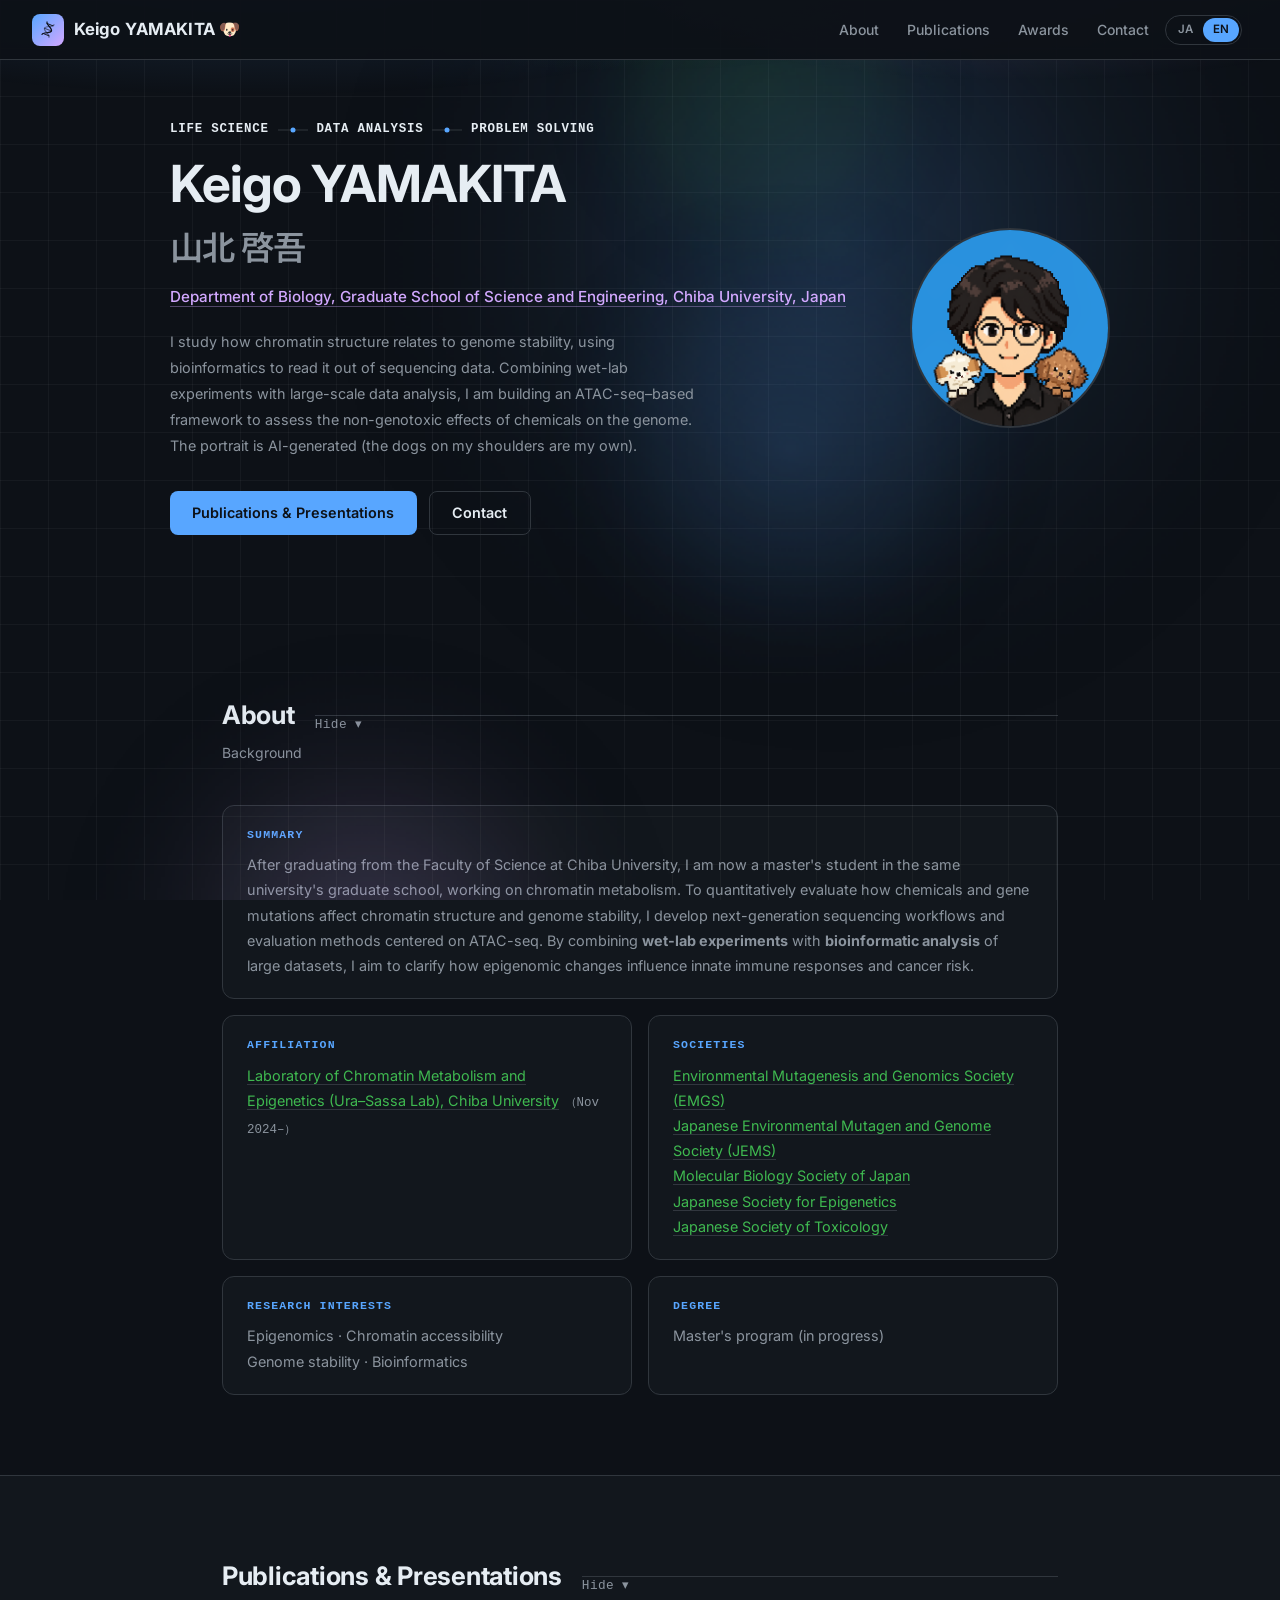
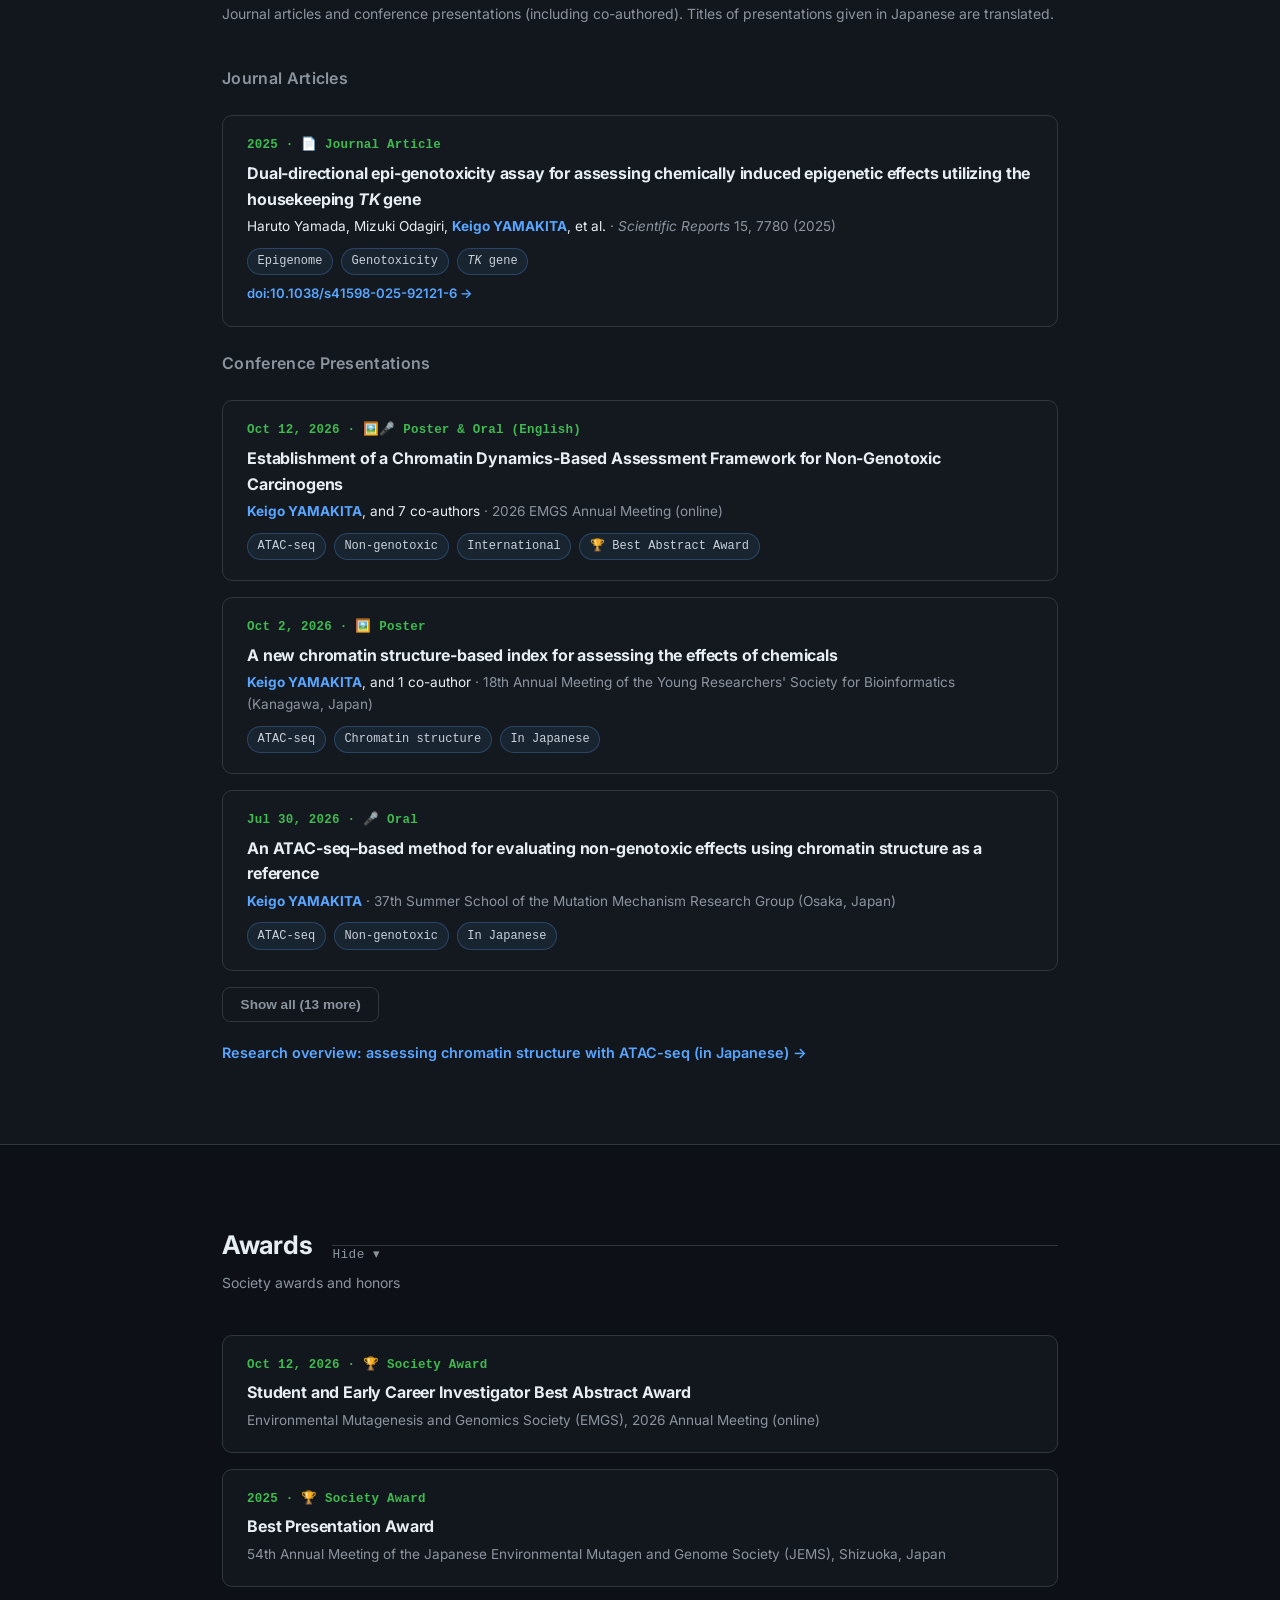
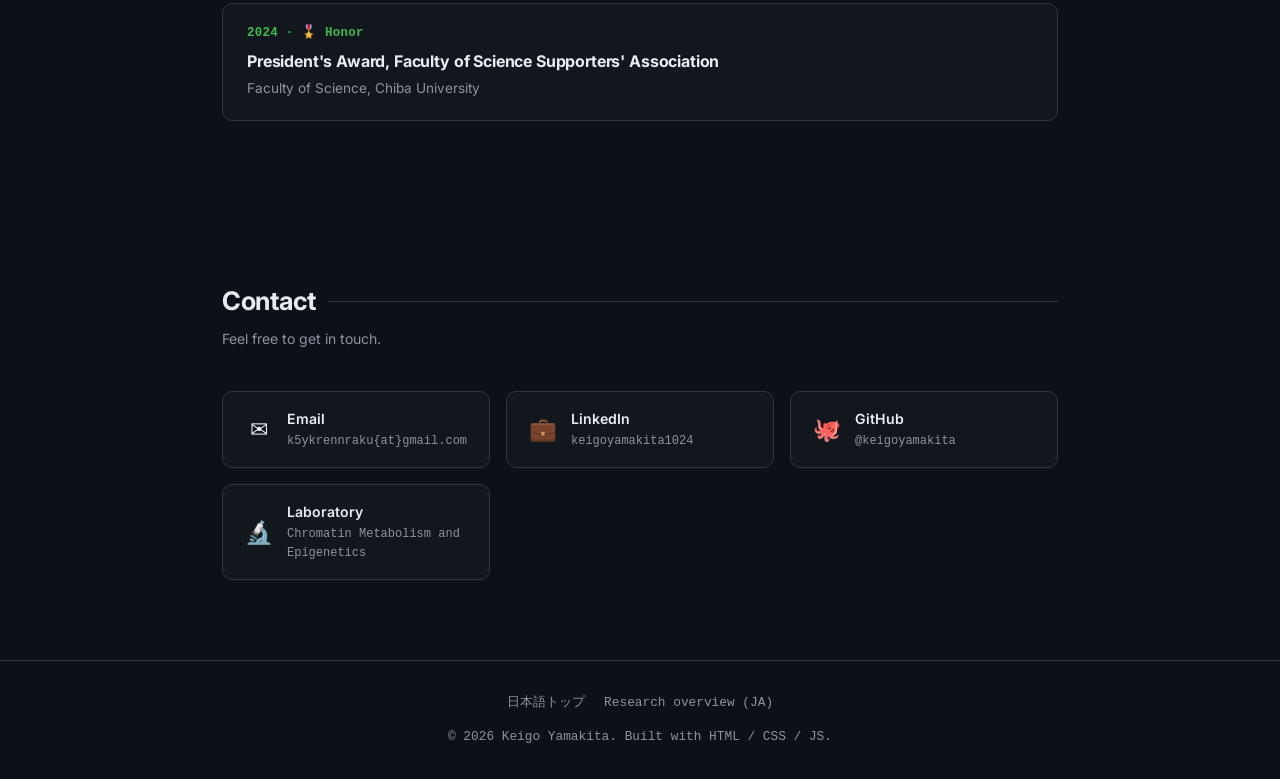
<file: en/index.html>
<!DOCTYPE html>
<html lang="en">
<head>
  <meta charset="UTF-8">
  <meta name="viewport" content="width=device-width, initial-scale=1.0">
  <link rel="icon" type="image/svg+xml" href="/images/favicon.svg">
  <link rel="icon" type="image/png" sizes="32x32" href="/images/favicon-32.png">
  <link rel="icon" type="image/png" sizes="180x180" href="/images/apple-touch-icon.png">
  <link rel="apple-touch-icon" href="/images/apple-touch-icon.png">
  <title>Keigo YAMAKITA｜Chromatin, Epigenomics &amp; Bioinformatics — Chiba University</title>
  <meta name="description" content="Keigo YAMAKITA (山北啓吾), graduate student at Chiba University. Research on chromatin structure and genome stability using ATAC-seq and bioinformatics. Publications, presentations and awards, including the EMGS 2026 Student and Early Career Investigator Best Abstract Award.">
  <meta name="keywords" content="Keigo Yamakita, Yamakita Keigo, 山北啓吾, Chiba University, ATAC-seq, chromatin, epigenomics, bioinformatics, non-genotoxic carcinogens, EMGS">
  <meta name="author" content="Keigo Yamakita">
  <meta name="robots" content="index, follow">
  <link rel="canonical" href="https://keigoyamakita.com/en/">
  <link rel="alternate" hreflang="ja" href="https://keigoyamakita.com/">
  <link rel="alternate" hreflang="en" href="https://keigoyamakita.com/en/">
  <link rel="alternate" hreflang="x-default" href="https://keigoyamakita.com/">

  <!-- Open Graph / SNS -->
  <meta property="og:type" content="website">
  <meta property="og:url" content="https://keigoyamakita.com/en/">
  <meta property="og:title" content="Keigo YAMAKITA｜Chromatin, Epigenomics &amp; Bioinformatics">
  <meta property="og:description" content="Graduate student at Chiba University studying chromatin structure and genome stability with ATAC-seq and bioinformatics.">
  <meta property="og:image" content="https://keigoyamakita.com/images/ogp.png">
  <meta property="og:locale" content="en_US">
  <meta property="og:locale:alternate" content="ja_JP">

  <!-- Twitter Card -->
  <meta name="twitter:card" content="summary">
  <meta name="twitter:title" content="Keigo YAMAKITA｜Chromatin, Epigenomics &amp; Bioinformatics">
  <meta name="twitter:description" content="Graduate student at Chiba University studying chromatin structure and genome stability with ATAC-seq and bioinformatics.">
  <meta name="twitter:image" content="https://keigoyamakita.com/images/ogp.png">

  <!-- Structured data (JSON-LD) -->
  <script type="application/ld+json">
  {
    "@context": "https://schema.org",
    "@type": "Person",
    "name": "Keigo Yamakita",
    "alternateName": ["山北啓吾", "やまきたけいご", "Keigo YAMAKITA", "Yamakita Keigo"],
    "url": "https://keigoyamakita.com/en/",
    "image": "https://keigoyamakita.com/images/ogp.png",
    "jobTitle": "Graduate Student (Master's Program)",
    "description": "Graduate student at Chiba University studying chromatin structure, epigenomics and genome stability using ATAC-seq and bioinformatics.",
    "affiliation": {
      "@type": "Organization",
      "name": "Department of Biology, Graduate School of Science and Engineering, Chiba University",
      "url": "http://www.bio.s.chiba-u.ac.jp/index.html"
    },
    "alumniOf": { "@type": "CollegeOrUniversity", "name": "Chiba University" },
    "award": [
      "Student and Early Career Investigator Best Abstract Award, EMGS 2026 Annual Meeting",
      "Best Presentation Award, 54th Annual Meeting of the Japanese Environmental Mutagen and Genome Society"
    ],
    "knowsAbout": ["Bioinformatics", "Epigenomics", "Chromatin structure", "ATAC-seq", "Genome stability", "Python", "R"],
    "sameAs": [
      "https://www.linkedin.com/in/keigoyamakita1024/",
      "https://github.com/keigoyamakita",
      "https://uralab.wordpress.com"
    ]
  }
  </script>
  <link rel="preconnect" href="https://fonts.googleapis.com">
  <link rel="preconnect" href="https://fonts.gstatic.com" crossorigin>
  <link rel="preload" as="style" href="https://fonts.googleapis.com/css2?family=Inter:wght@400;500;600;700;800&family=Noto+Sans+JP:wght@400;500;600;700;900&display=swap" onload="this.onload=null;this.rel='stylesheet'">
  <noscript><link href="https://fonts.googleapis.com/css2?family=Inter:wght@400;500;600;700;800&family=Noto+Sans+JP:wght@400;500;600;700;900&display=swap" rel="stylesheet"></noscript>
  <link rel="stylesheet" href="/css/style.css?v=20261014c">
</head>
<body>

  <canvas id="bg-canvas" aria-hidden="true"></canvas>
  <nav class="nav">
    <a href="#hero" class="nav-logo">
      <span class="nav-logo-mark" aria-hidden="true">
        <svg viewBox="0 0 24 24" width="18" height="18" fill="none" xmlns="http://www.w3.org/2000/svg">
          <g transform="rotate(22 12 11.5)">
            <path d="M7 2.5C7 6.5 17 7.5 17 11.5C17 15.5 7 16.5 7 20.5" stroke="#0d1117" stroke-width="1.6" stroke-linecap="round"/>
            <path d="M17 2.5C17 6.5 7 7.5 7 11.5C7 15.5 17 16.5 17 20.5" stroke="#0d1117" stroke-width="1.6" stroke-linecap="round" opacity="0.5"/>
            <line x1="7.6" y1="4.3" x2="16.4" y2="4.3" stroke="#0d1117" stroke-width="1.3" stroke-linecap="round"/>
            <line x1="7" y1="11.5" x2="17" y2="11.5" stroke="#0d1117" stroke-width="1.3" stroke-linecap="round" opacity="0.6"/>
            <line x1="7.6" y1="18.7" x2="16.4" y2="18.7" stroke="#0d1117" stroke-width="1.3" stroke-linecap="round"/>
          </g>
        </svg>
      </span>
      <span class="nav-logo-name">Keigo YAMAKITA<span class="nav-logo-sub"> 🐶</span></span>
    </a>
    <ul class="nav-links">
      <li><a href="#about">About</a></li>
      <li><a href="#research">Publications</a></li>
      <li><a href="#awards">Awards</a></li>
      <li><a href="#contact">Contact</a></li>
      <li class="nav-lang-item"><div class="lang-switch lang-switch--menu" role="group" aria-label="言語 / Language"><a href="/" hreflang="ja" lang="ja">日本語</a><a href="/en/" hreflang="en" lang="en" aria-current="page">English</a></div></li>
    </ul>
    <div class="nav-actions">
      <div class="lang-switch" role="group" aria-label="言語 / Language"><a href="/" hreflang="ja" lang="ja">JA</a><a href="/en/" hreflang="en" lang="en" aria-current="page">EN</a></div>
      <button class="nav-toggle" aria-label="Open menu">
        <span></span><span></span><span></span>
      </button>
    </div>
  </nav>

  <!-- Hero -->
  <section id="hero" class="hero">
    <div class="container">
      <div class="hero-inner">
        <div class="hero-text">
          <div class="hero-label">
            <span class="hl-node">Life Science</span>
            <span class="hl-connector" aria-hidden="true"></span>
            <span class="hl-node">Data Analysis</span>
            <span class="hl-connector" aria-hidden="true"></span>
            <span class="hl-node">Problem Solving</span>
          </div>
          <h1>Keigo YAMAKITA<br><span class="hero-name-sub" lang="ja">山北 啓吾</span></h1>
          <p class="hero-sub"><a href="http://www.bio.s.chiba-u.ac.jp/index.html" target="_blank" rel="noopener" class="hero-sub-link">Department of Biology, Graduate School of Science and Engineering, Chiba University, Japan</a></p>
          <p class="hero-desc">
            I study how chromatin structure relates to genome stability, using bioinformatics to read it out of sequencing data.
            Combining wet-lab experiments with large-scale data analysis, I am building an ATAC-seq–based framework to assess the
            non-genotoxic effects of chemicals on the genome.<br>
            The portrait is AI-generated (the dogs on my shoulders are my own).
          </p>
          <div class="btn-group">
            <a href="#research" class="btn btn-primary">Publications &amp; Presentations</a>
            <a href="#contact" class="btn btn-outline">Contact</a>
          </div>
        </div>
        <div class="avatar">
          <img src="/images/profile-pixel.png?v=20260927a" alt="Keigo Yamakita" width="400" height="400" draggable="false">
        </div>
      </div>
    </div>
  </section>

  <!-- About -->
  <section id="about" class="section">
    <div class="container">
      <details class="section-collapsible" open>
        <summary class="section-title">About</summary>
        <p class="section-sub">Background</p>
        <div class="about-grid">
          <div class="info-card wide">
            <h3>Summary</h3>
            <p>
              After graduating from the Faculty of Science at Chiba University, I am now a master's student in the same university's graduate school,
              working on chromatin metabolism. To quantitatively evaluate how chemicals and gene mutations affect chromatin structure and genome stability,
              I develop next-generation sequencing workflows and evaluation methods centered on ATAC-seq. By combining <strong>wet-lab experiments</strong>
              with <strong>bioinformatic analysis</strong> of large datasets, I aim to clarify how epigenomic changes influence innate immune responses and cancer risk.
            </p>
          </div>
          <div class="info-card">
            <h3>Affiliation</h3>
            <p>
              <a href="https://uralab.wordpress.com" target="_blank" rel="noopener" class="card-link"><span style="color:var(--accent2)">Laboratory of Chromatin Metabolism and Epigenetics (Ura–Sassa Lab), Chiba University</span></a><span class="org-period">（Nov 2024–）</span>
            </p>
          </div>
          <div class="info-card">
            <h3>Societies</h3>
            <p>
              <a href="https://emgs-us.org/" target="_blank" rel="noopener" class="card-link"><span style="color:var(--accent2)">Environmental Mutagenesis and Genomics Society (EMGS)</span></a><br>
              <a href="https://www.j-ems.org/" target="_blank" rel="noopener" class="card-link"><span style="color:var(--accent2)">Japanese Environmental Mutagen and Genome Society (JEMS)</span></a><br>
              <a href="https://www.mbsj.jp/" target="_blank" rel="noopener" class="card-link"><span style="color:var(--accent2)">Molecular Biology Society of Japan</span></a><br>
              <a href="https://jsepi.org/" target="_blank" rel="noopener" class="card-link"><span style="color:var(--accent2)">Japanese Society for Epigenetics</span></a><br>
              <a href="https://www.jsot.jp/" target="_blank" rel="noopener" class="card-link"><span style="color:var(--accent2)">Japanese Society of Toxicology</span></a>
            </p>
          </div>
          <div class="info-card">
            <h3>Research Interests</h3>
            <p>Epigenomics · Chromatin accessibility<br>Genome stability · Bioinformatics</p>
          </div>
          <div class="info-card">
            <h3>Degree</h3>
            <p>Master's program (in progress)</p>
          </div>
        </div>
      </details>
    </div>
  </section>

  <!-- Research -->
  <section id="research" class="section section-alt">
    <div class="container">
      <details class="section-collapsible" open>
        <summary class="section-title">Publications &amp; Presentations</summary>
        <p class="section-sub">Journal articles and conference presentations (including co-authored). Titles of presentations given in Japanese are translated.</p>

        <div class="subsection-block" id="anchor-papers">
          <h3 class="subsection-heading">Journal Articles</h3>
          <div class="pub-list">
            <div class="pub-item">
              <div class="pub-year">2025 · 📄 Journal Article</div>
              <div class="pub-title">Dual-directional epi-genotoxicity assay for assessing chemically induced epigenetic effects utilizing the housekeeping <i>TK</i> gene</div>
              <div class="pub-venue"><span style="color:var(--text)">Haruto Yamada, Mizuki Odagiri, <span class="me">Keigo YAMAKITA</span>, et al.</span> · <span class="pub-venue-name"><i>Scientific Reports</i> 15, 7780 (2025)</span></div>
              <div class="pub-tags"><span class="tag">Epigenome</span><span class="tag">Genotoxicity</span><span class="tag"><i>TK</i> gene</span></div>
              <a class="pub-link" href="https://doi.org/10.1038/s41598-025-92121-6" target="_blank" rel="noopener">doi:10.1038/s41598-025-92121-6 →</a>
            </div>
          </div>
        </div>

        <div class="subsection-block" id="anchor-presentations">
          <h3 class="subsection-heading">Conference Presentations</h3>
          <div class="pub-list">
            <a class="pub-item pub-item-link" href="https://emgs-us.org/page/2026_EMGS" target="_blank" rel="noopener">
              <div class="pub-year">Oct 12, 2026 · 🖼️🎤 Poster &amp; Oral (English)</div>
              <div class="pub-title">Establishment of a Chromatin Dynamics-Based Assessment Framework for Non-Genotoxic Carcinogens</div>
              <div class="pub-venue"><span style="color:var(--text)"><span class="me">Keigo YAMAKITA</span>, and 7 co-authors</span> · <span class="pub-venue-name">2026 EMGS Annual Meeting (online)</span></div>
              <div class="pub-tags"><span class="tag">ATAC-seq</span><span class="tag">Non-genotoxic</span><span class="tag">International</span><span class="tag">🏆 Best Abstract Award</span></div>
            </a>
            <a class="pub-item pub-item-link" href="https://www.bioinfowakate.org/activities/meetings/%E7%AC%AC18%E5%9B%9E-%E5%B9%B4%E4%BC%9A" target="_blank" rel="noopener">
              <div class="pub-year">Oct 2, 2026 · 🖼️ Poster</div>
              <div class="pub-title">A new chromatin structure-based index for assessing the effects of chemicals</div>
              <div class="pub-venue"><span style="color:var(--text)"><span class="me">Keigo YAMAKITA</span>, and 1 co-author</span> · <span class="pub-venue-name">18th Annual Meeting of the Young Researchers' Society for Bioinformatics (Kanagawa, Japan)</span></div>
              <div class="pub-tags"><span class="tag">ATAC-seq</span><span class="tag">Chromatin structure</span><span class="tag">In Japanese</span></div>
            </a>
            <a class="pub-item pub-item-link" href="https://uralab.wordpress.com/conferences/" target="_blank" rel="noopener">
              <div class="pub-year">Jul 30, 2026 · 🎤 Oral</div>
              <div class="pub-title">An ATAC-seq–based method for evaluating non-genotoxic effects using chromatin structure as a reference</div>
              <div class="pub-venue"><span style="color:var(--text)"><span class="me">Keigo YAMAKITA</span></span> · <span class="pub-venue-name">37th Summer School of the Mutation Mechanism Research Group (Osaka, Japan)</span></div>
              <div class="pub-tags"><span class="tag">ATAC-seq</span><span class="tag">Non-genotoxic</span><span class="tag">In Japanese</span></div>
            </a>
          </div>
          <div class="pub-list pub-list-rest" id="presentationRest" hidden>
            <a class="pub-item pub-item-link" href="https://uralab.wordpress.com/conferences/" target="_blank" rel="noopener">
              <div class="pub-year">Jul 8, 2026 · 🖼️ Poster</div>
              <div class="pub-title">Chronic genomic stress induces elevated A-to-I RNA editing in transcripts associated with auxiliary DNA repair pathways</div>
              <div class="pub-venue"><span style="color:var(--text)">Sujin Song, <span class="me">Keigo YAMAKITA</span>, et al.</span> · <span class="pub-venue-name">27th Annual Meeting of the RNA Society of Japan (Hyogo, Japan)</span></div>
              <div class="pub-tags"><span class="tag">RNA editing</span><span class="tag">DNA repair</span></div>
            </a>
            <a class="pub-item pub-item-link" href="https://uralab.wordpress.com/conferences/" target="_blank" rel="noopener">
              <div class="pub-year">Jul 1, 2026 · 🖼️🎤 Poster &amp; Oral</div>
              <div class="pub-title">Establishment of a chromatin structure-based method for evaluating non-genotoxic genome instability using ATAC-seq</div>
              <div class="pub-venue"><span style="color:var(--text)"><span class="me">Keigo YAMAKITA</span>, and 7 co-authors</span> · <span class="pub-venue-name">53rd Annual Meeting of the Japanese Society of Toxicology (Osaka, Japan)</span></div>
              <div class="pub-tags"><span class="tag">ATAC-seq</span><span class="tag">Chromatin structure</span><span class="tag">Non-genotoxic</span></div>
            </a>
            <a class="pub-item pub-item-link" href="https://uralab.wordpress.com/conferences/" target="_blank" rel="noopener">
              <div class="pub-year">Jun 25, 2026 · 🖼️ Poster</div>
              <div class="pub-title">Evaluation indices for non-genotoxic genome instability based on chromatin accessibility analysis</div>
              <div class="pub-venue"><span style="color:var(--text)"><span class="me">Keigo YAMAKITA</span>, and 7 co-authors</span> · <span class="pub-venue-name">19th Annual Meeting of the Japanese Society for Epigenetics (Chiba, Japan)</span></div>
              <div class="pub-tags"><span class="tag">ATAC-seq</span><span class="tag">Epigenome</span><span class="tag">In Japanese</span></div>
            </a>
            <a class="pub-item pub-item-link" href="https://uralab.wordpress.com/2025/11/26/1-12/" target="_blank" rel="noopener">
              <div class="pub-year">Nov 22, 2025 · 🖼️🎤 Poster &amp; Oral</div>
              <div class="pub-title">An ATAC-seq–based method for evaluating higher-order genome instability using chromatin structure as a reference</div>
              <div class="pub-venue"><span style="color:var(--text)"><span class="me">Keigo YAMAKITA</span>, and 7 co-authors</span> · <span class="pub-venue-name">54th Annual Meeting of the Japanese Environmental Mutagen and Genome Society (Shizuoka, Japan)</span></div>
              <div class="pub-tags"><span class="tag">ATAC-seq</span><span class="tag">Chromatin</span><span class="tag">🏆 Best Presentation Award</span><span class="tag">In Japanese</span></div>
            </a>
            <a class="pub-item pub-item-link" href="https://uralab.wordpress.com/conferences/" target="_blank" rel="noopener">
              <div class="pub-year">Nov 22, 2025 · 🖼️ Poster</div>
              <div class="pub-title">Interplay between the DNA damage response and inosine RNA modification</div>
              <div class="pub-venue"><span style="color:var(--text)">Sujin Song, <span class="me">Keigo YAMAKITA</span>, et al.</span> · <span class="pub-venue-name">54th Annual Meeting of the Japanese Environmental Mutagen and Genome Society (Shizuoka, Japan)</span></div>
              <div class="pub-tags"><span class="tag">In Japanese</span></div>
            </a>
            <a class="pub-item pub-item-link" href="https://uralab.wordpress.com/conferences/" target="_blank" rel="noopener">
              <div class="pub-year">Nov 22, 2025 · 🖼️ Poster</div>
              <div class="pub-title">Mechanism of the innate immune response induced by RNase H2 dysfunction without DNA strand breaks</div>
              <div class="pub-venue"><span style="color:var(--text)">Tanaka, <span class="me">Keigo YAMAKITA</span>, et al.</span> · <span class="pub-venue-name">54th Annual Meeting of the Japanese Environmental Mutagen and Genome Society (Shizuoka, Japan)</span></div>
              <div class="pub-tags"><span class="tag">In Japanese</span></div>
            </a>
            <a class="pub-item pub-item-link" href="https://uralab.wordpress.com/conferences/" target="_blank" rel="noopener">
              <div class="pub-year">Jul 15, 2025 · 🖼️🎤 Poster &amp; Oral (English)</div>
              <div class="pub-title">Identification of the Novel Crosstalk Between DNA Damage Response and RNA Modifications</div>
              <div class="pub-venue"><span style="color:var(--text)">Sujin Song, <span class="me">Keigo YAMAKITA</span>, et al.</span> · <span class="pub-venue-name">Summer School on Genome Stability 2025 (Montpellier, France)</span></div>
              <div class="pub-tags"><span class="tag">RNA editing</span><span class="tag">DNA repair</span><span class="tag">International</span></div>
            </a>
            <a class="pub-item pub-item-link" href="https://uralab.wordpress.com/conferences/" target="_blank" rel="noopener">
              <div class="pub-year">Jul 2025 · 🎤 Oral</div>
              <div class="pub-title">A method for evaluating higher-order genome instability using chromatin structure as an index</div>
              <div class="pub-venue"><span style="color:var(--text)"><span class="me">Keigo YAMAKITA</span></span> · <span class="pub-venue-name">36th Summer School of the Mutation Mechanism Research Group (Tokyo, Japan)</span></div>
              <div class="pub-tags"><span class="tag">In Japanese</span></div>
            </a>
            <a class="pub-item pub-item-link" href="https://uralab.wordpress.com/conferences/" target="_blank" rel="noopener">
              <div class="pub-year">Dec 7, 2024 · 🖼️ Poster</div>
              <div class="pub-title">Assessment of higher-order genome instability based on chromatin structural changes detected by ATAC-seq</div>
              <div class="pub-venue"><span style="color:var(--text)"><span class="me">Keigo YAMAKITA</span>, and 7 co-authors</span> · <span class="pub-venue-name">53rd Annual Meeting of the Japanese Environmental Mutagen and Genome Society (Okayama, Japan)</span></div>
              <div class="pub-tags"><span class="tag">ATAC-seq</span><span class="tag">In Japanese</span></div>
            </a>
            <a class="pub-item pub-item-link" href="https://uralab.wordpress.com/conferences/" target="_blank" rel="noopener">
              <div class="pub-year">Nov 27, 2024 · 🖼️ Poster</div>
              <div class="pub-title">A dual-directional reporter assay for evaluating chemically induced epigenetic effects</div>
              <div class="pub-venue"><span style="color:var(--text)">Haruto Yamada, <span class="me">Keigo YAMAKITA</span>, et al.</span> · <span class="pub-venue-name">47th Annual Meeting of the Molecular Biology Society of Japan (Fukuoka, Japan)</span></div>
              <div class="pub-tags"><span class="tag">In Japanese</span></div>
            </a>
            <a class="pub-item pub-item-link" href="https://uralab.wordpress.com/conferences/" target="_blank" rel="noopener">
              <div class="pub-year">Sep 19, 2024 · 🖼️🎤 Poster &amp; Oral</div>
              <div class="pub-title">Roles of the nucleic acid sensors cGAS and IFI16 in the interferon response caused by DNA strand breaks</div>
              <div class="pub-venue"><span style="color:var(--text)">Nao Terakoshi, <span class="me">Keigo YAMAKITA</span>, et al.</span> · <span class="pub-venue-name">31st Annual Meeting of the Japanese Society of Immunotoxicology (Hyogo, Japan)</span></div>
              <div class="pub-tags"><span class="tag">In Japanese</span></div>
            </a>
            <a class="pub-item pub-item-link" href="https://uralab.wordpress.com/conferences/" target="_blank" rel="noopener">
              <div class="pub-year">Sep 19, 2024 · 🖼️ Poster</div>
              <div class="pub-title">Mechanism of the innate immune response induced by DNA repair dysfunction without DNA strand breaks</div>
              <div class="pub-venue"><span style="color:var(--text)">Tanaka, <span class="me">Keigo YAMAKITA</span>, et al.</span> · <span class="pub-venue-name">31st Annual Meeting of the Japanese Society of Immunotoxicology (Hyogo, Japan)</span></div>
              <div class="pub-tags"><span class="tag">In Japanese</span></div>
            </a>
            <a class="pub-item pub-item-link" href="https://uralab.wordpress.com/conferences/" target="_blank" rel="noopener">
              <div class="pub-year">Sep 16, 2024 · 🎤 Oral (English)</div>
              <div class="pub-title">Gutenberg Workshop RNase H 2024: Structures, Functions and Disorders</div>
              <div class="pub-venue"><span style="color:var(--text)">Kazuma Nakatani, Nao Terakoshi, <span class="me">Keigo YAMAKITA</span>, et al.</span> · <span class="pub-venue-name">Gutenberg Workshop RNase H 2024 (Mainz, Germany)</span></div>
              <div class="pub-tags"><span class="tag">International</span></div>
            </a>
          </div>
          <button type="button" class="show-more-btn" id="presentationToggle" aria-expanded="false" aria-controls="presentationRest">Show all (13 more)</button>
        </div>

        <p class="research-more"><a href="/research/" target="_blank" rel="noopener" hreflang="ja">Research overview: assessing chromatin structure with ATAC-seq (in Japanese) →</a></p>
      </details>
    </div>
  </section>

  <!-- Awards -->
  <section id="awards" class="section">
    <div class="container">
      <details class="section-collapsible" open>
        <summary class="section-title">Awards</summary>
        <p class="section-sub">Society awards and honors</p>
        <div class="subsection-block" id="anchor-awards">
          <div class="pub-list">
            <a class="pub-item pub-item-link" href="https://emgs-us.org/page/2026_EMGS" target="_blank" rel="noopener">
              <div class="pub-year">Oct 12, 2026 · 🏆 Society Award</div>
              <div class="pub-title">Student and Early Career Investigator Best Abstract Award</div>
              <div class="pub-venue">Environmental Mutagenesis and Genomics Society (EMGS), 2026 Annual Meeting (online)</div>
            </a>
            <a class="pub-item pub-item-link" href="https://uralab.wordpress.com/2025/11/26/1-12/" target="_blank" rel="noopener">
              <div class="pub-year">2025 · 🏆 Society Award</div>
              <div class="pub-title">Best Presentation Award</div>
              <div class="pub-venue">54th Annual Meeting of the Japanese Environmental Mutagen and Genome Society (JEMS), Shizuoka, Japan</div>
            </a>
            <div class="pub-item">
              <div class="pub-year">2024 · 🎖️ Honor</div>
              <div class="pub-title">President's Award, Faculty of Science Supporters' Association</div>
              <div class="pub-venue">Faculty of Science, Chiba University</div>
            </div>
          </div>
        </div>
      </details>
    </div>
  </section>

  <!-- Contact -->
  <section id="contact" class="section">
    <div class="container">
      <h2 class="section-title">Contact</h2>
      <p class="section-sub">Feel free to get in touch.</p>
      <div class="contact-grid">
        <a class="contact-item" id="mailLink" href="#contact" target="_blank" rel="noopener">
          <div class="contact-icon">✉</div>
          <div class="contact-info"><strong>Email</strong><small>k5ykrennraku{at}gmail.com</small></div>
        </a>
        <a class="contact-item" href="https://www.linkedin.com/in/keigoyamakita1024/" target="_blank" rel="noopener">
          <div class="contact-icon">💼</div>
          <div class="contact-info"><strong>LinkedIn</strong><small>keigoyamakita1024</small></div>
        </a>
        <a class="contact-item" href="https://github.com/keigoyamakita" target="_blank" rel="noopener">
          <div class="contact-icon">🐙</div>
          <div class="contact-info"><strong>GitHub</strong><small>@keigoyamakita</small></div>
        </a>
        <a class="contact-item" href="https://uralab.wordpress.com" target="_blank" rel="noopener">
          <div class="contact-icon">🔬</div>
          <div class="contact-info"><strong>Laboratory</strong><small>Chromatin Metabolism and Epigenetics</small></div>
        </a>
      </div>
    </div>
  </section>

  <footer class="footer">
    <nav class="footer-nav" aria-label="Site pages">
      <a href="/" hreflang="ja">日本語トップ</a>
      <a href="/research/" target="_blank" rel="noopener" hreflang="ja">Research overview (JA)</a>
    </nav>
    <p>&copy; <span id="year"></span> Keigo Yamakita. Built with HTML / CSS / JS.</p>
  </footer>

  <button id="backToTop" class="back-to-top" aria-label="Back to top" title="Back to top">
    <svg viewBox="0 0 24 24" width="20" height="20" fill="none" xmlns="http://www.w3.org/2000/svg" aria-hidden="true">
      <path d="M12 19V5M12 5L5 12M12 5L19 12" stroke="currentColor" stroke-width="2" stroke-linecap="round" stroke-linejoin="round"/>
    </svg>
  </button>

  <script src="/js/sub.js?v=20261014c"></script>
  <script>
  (function () {
    document.getElementById('year').textContent = new Date().getFullYear();

    // Email address is assembled at runtime (spam harvesting countermeasure)
    var mail = document.getElementById('mailLink');
    if (mail) mail.href = 'mailto:' + ['k5ykrennraku', 'gmail.com'].join('@');

    // In-page smooth scroll (offset for the fixed nav)
    document.querySelectorAll('a[href^="#"]').forEach(function (a) {
      if (a.id === 'mailLink') return;
      a.addEventListener('click', function (e) {
        var t = document.querySelector(a.getAttribute('href'));
        if (!t) return;
        e.preventDefault();
        window.scrollTo({ top: t.getBoundingClientRect().top + scrollY - 68, behavior: 'smooth' });
      });
    });

    // "Show all" toggle for presentations
    var toggle = document.getElementById('presentationToggle');
    var rest = document.getElementById('presentationRest');
    if (toggle && rest) {
      var more = 'Show all (' + rest.children.length + ' more)';
      toggle.textContent = more;
      toggle.addEventListener('click', function () {
        var open = toggle.getAttribute('aria-expanded') !== 'true';
        toggle.setAttribute('aria-expanded', String(open));
        rest.hidden = !open;
        toggle.textContent = open ? 'Show less' : more;
      });
    }

    // Discourage casual image saving (same as the Japanese page)
    document.addEventListener('contextmenu', function (e) {
      if (e.target.closest && e.target.closest('img, .avatar')) e.preventDefault();
    });
    document.addEventListener('dragstart', function (e) {
      if (e.target.tagName === 'IMG') e.preventDefault();
    });
  })();
  </script>
  <script src="/js/bg.js?v=20260919b"></script>
</body>
</html>
</file>
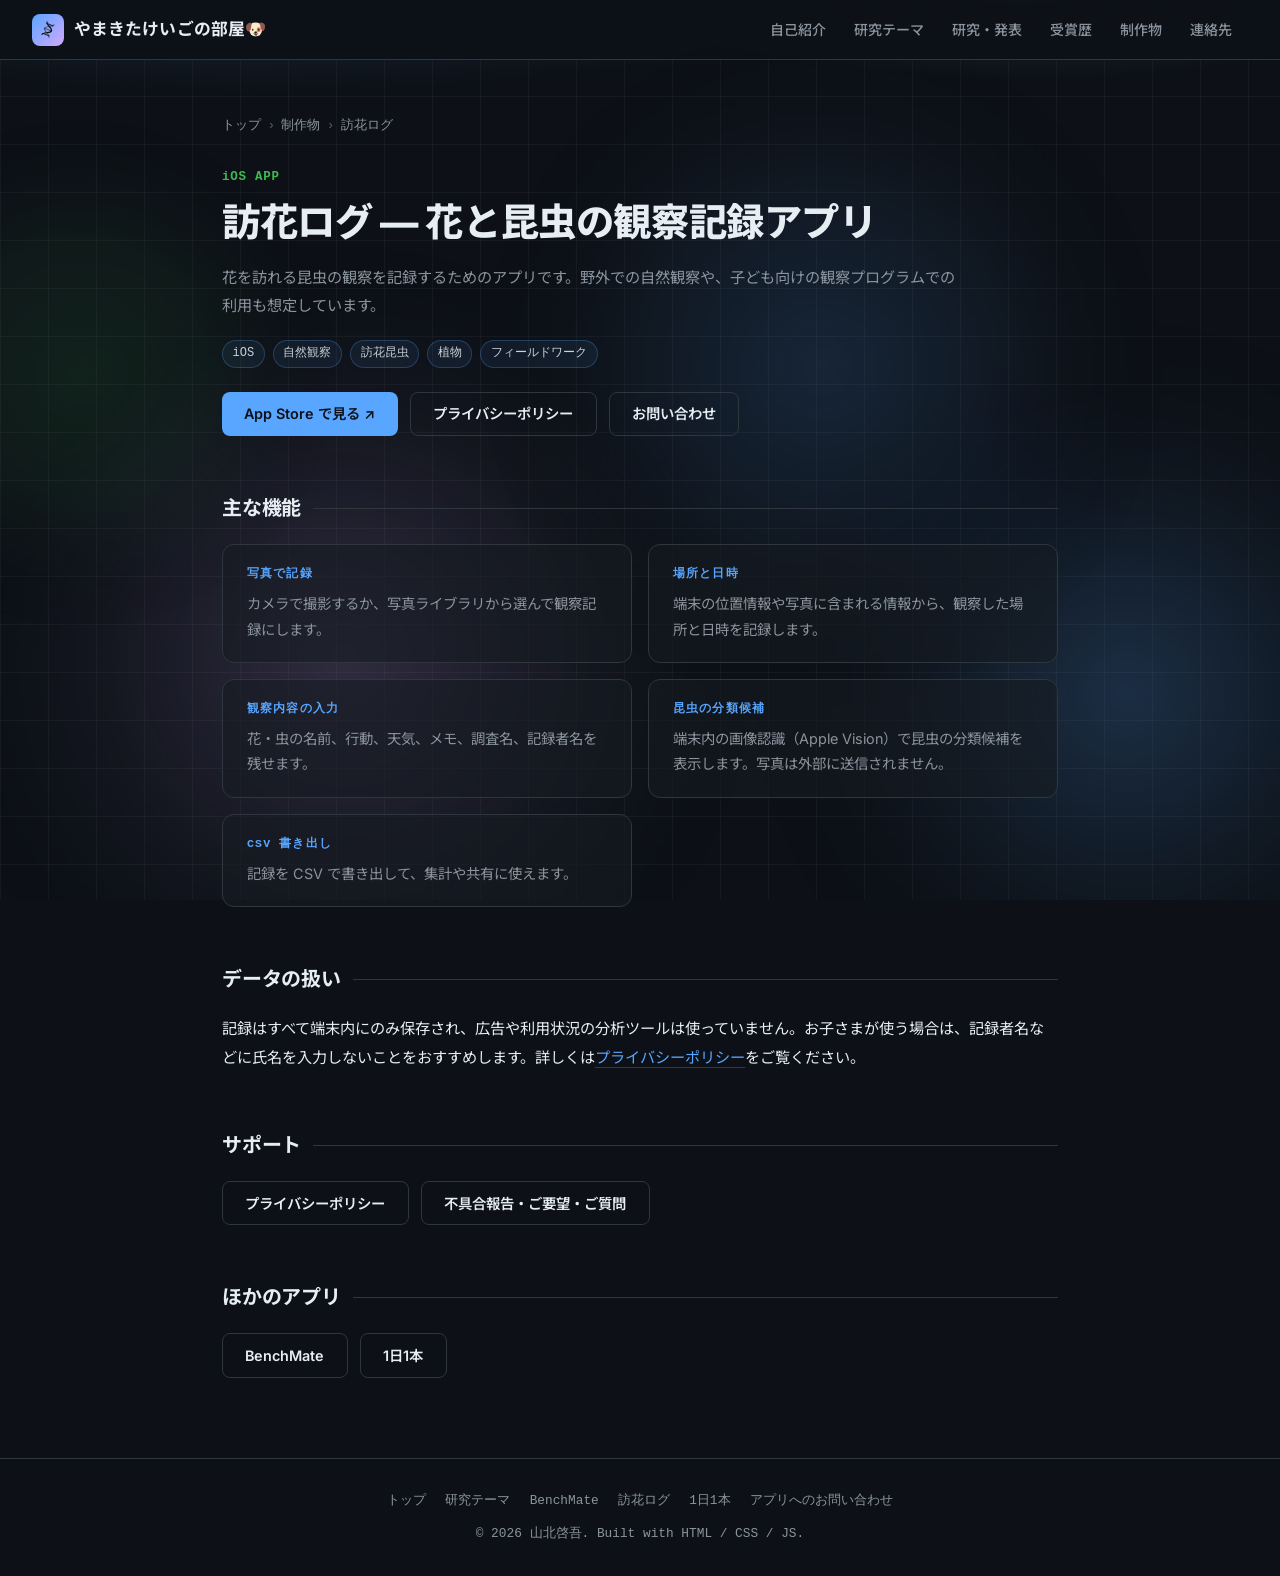
<file: houkalog/index.html>
<!DOCTYPE html>
<html lang="ja">
<head>
  <meta charset="UTF-8">
  <meta name="viewport" content="width=device-width, initial-scale=1.0">
  <title>訪花ログ — 花と昆虫の観察記録アプリ</title>
  <meta name="description" content="花と昆虫の観察を記録する iPhone アプリ。写真・場所・日時・花や虫の名前・行動を記録し、端末内の画像認識で昆虫の分類候補を表示。記録は CSV で書き出せます。">
  <meta name="author" content="山北啓吾 Keigo Yamakita">
  <link rel="canonical" href="https://keigoyamakita.com/houkalog/">
  <meta property="og:type" content="article">
  <meta property="og:url" content="https://keigoyamakita.com/houkalog/">
  <meta property="og:title" content="訪花ログ — 花と昆虫の観察記録アプリ">
  <meta property="og:description" content="花と昆虫の観察を記録する iPhone アプリ。写真・場所・日時・花や虫の名前・行動を記録し、端末内の画像認識で昆虫の分類候補を表示。記録は CSV で書き出せます。">
  <meta property="og:image" content="https://keigoyamakita.com/images/ogp/ogp-houkalog.png?v=20261014">
  <meta property="og:locale" content="ja_JP">
  <meta name="twitter:card" content="summary_large_image">
  <meta name="twitter:title" content="訪花ログ — 花と昆虫の観察記録アプリ">
  <meta name="twitter:description" content="花と昆虫の観察を記録する iPhone アプリ。写真・場所・日時・花や虫の名前・行動を記録し、端末内の画像認識で昆虫の分類候補を表示。記録は CSV で書き出せます。">
  <meta name="twitter:image" content="https://keigoyamakita.com/images/ogp/ogp-houkalog.png?v=20261014">
  <link rel="icon" type="image/svg+xml" href="/images/favicon.svg">
  <link rel="icon" type="image/png" sizes="32x32" href="/images/favicon-32.png">
  <link rel="apple-touch-icon" href="/images/apple-touch-icon.png">
  <script type="application/ld+json">
{
  "@context": "https://schema.org",
  "@type": "BreadcrumbList",
  "itemListElement": [
    {
      "@type": "ListItem",
      "position": 1,
      "name": "トップ",
      "item": "https://keigoyamakita.com/"
    },
    {
      "@type": "ListItem",
      "position": 2,
      "name": "制作物",
      "item": "https://keigoyamakita.com/#works"
    },
    {
      "@type": "ListItem",
      "position": 3,
      "name": "訪花ログ",
      "item": "https://keigoyamakita.com/houkalog/"
    }
  ]
}
  </script>
  <script type="application/ld+json">
{
  "@context": "https://schema.org",
  "@type": "SoftwareApplication",
  "name": "訪花ログ",
  "description": "花と昆虫の観察を記録する iPhone アプリ。写真・場所・日時・花や虫の名前・行動を記録し、端末内の画像認識で昆虫の分類候補を表示。記録は CSV で書き出せます。",
  "url": "https://keigoyamakita.com/houkalog/",
  "operatingSystem": "iOS",
  "applicationCategory": "EducationApplication",
  "installUrl": "https://apps.apple.com/jp/app/id6818555257",
  "author": {
    "@type": "Person",
    "name": "山北啓吾",
    "url": "https://keigoyamakita.com/"
  }
}
  </script>
  <link rel="preconnect" href="https://fonts.googleapis.com">
  <link rel="preconnect" href="https://fonts.gstatic.com" crossorigin>
  <link rel="preload" as="style" href="https://fonts.googleapis.com/css2?family=Inter:wght@400;500;600;700;800&family=Noto+Sans+JP:wght@400;500;600;700;900&display=swap" onload="this.onload=null;this.rel='stylesheet'">
  <noscript><link href="https://fonts.googleapis.com/css2?family=Inter:wght@400;500;600;700;800&family=Noto+Sans+JP:wght@400;500;600;700;900&display=swap" rel="stylesheet"></noscript>
  <link rel="stylesheet" href="/css/style.css?v=20261014b">
  <link rel="stylesheet" href="/css/sub.css?v=20261014c">
</head>
<body>

  <canvas id="bg-canvas" aria-hidden="true"></canvas>
  <nav class="nav">
    <a href="/" class="nav-logo">
      <span class="nav-logo-mark" aria-hidden="true">
        <svg viewBox="0 0 24 24" width="18" height="18" fill="none" xmlns="http://www.w3.org/2000/svg">
          <g transform="rotate(22 12 11.5)">
            <path d="M7 2.5C7 6.5 17 7.5 17 11.5C17 15.5 7 16.5 7 20.5" stroke="#0d1117" stroke-width="1.6" stroke-linecap="round"/>
            <path d="M17 2.5C17 6.5 7 7.5 7 11.5C7 15.5 17 16.5 17 20.5" stroke="#0d1117" stroke-width="1.6" stroke-linecap="round" opacity="0.5"/>
            <line x1="7.6" y1="4.3" x2="16.4" y2="4.3" stroke="#0d1117" stroke-width="1.3" stroke-linecap="round"/>
            <line x1="7" y1="11.5" x2="17" y2="11.5" stroke="#0d1117" stroke-width="1.3" stroke-linecap="round" opacity="0.6"/>
            <line x1="7.6" y1="18.7" x2="16.4" y2="18.7" stroke="#0d1117" stroke-width="1.3" stroke-linecap="round"/>
          </g>
        </svg>
      </span>
      <span class="nav-logo-name">やまきたけいご<span class="nav-logo-sub">の部屋🐶</span></span>
    </a>
    <ul class="nav-links">
      <li><a href="/#about">自己紹介</a></li>
      <li><a href="/research/" target="_blank" rel="noopener">研究テーマ</a></li>
      <li><a href="/#research">研究・発表</a></li>
      <li><a href="/#awards">受賞歴</a></li>
      <li><a href="/#works">制作物</a></li>
      <li><a href="/#contact">連絡先</a></li>
    </ul>
    <div class="nav-actions">
      <button class="nav-toggle" aria-label="メニューを開く">
        <span></span><span></span><span></span>
      </button>
    </div>
  </nav>

  <main class="page">
    <section class="section">
      <div class="container">
        <nav class="breadcrumb" aria-label="パンくずリスト">
          <ol>
          <li><a href="/">トップ</a></li>
          <li><a href="/#works">制作物</a></li>
          <li aria-current="page">訪花ログ</li>
          </ol>
        </nav>
        <header class="page-head">
          <p class="page-label">iOS APP</p>
          <h1 class="page-title">訪花ログ — 花と昆虫の観察記録アプリ</h1>
          <p class="page-lead">花を訪れる昆虫の観察を記録するためのアプリです。野外での自然観察や、子ども向けの観察プログラムでの利用も想定しています。</p>
          <div class="pub-tags"><span class="tag">iOS</span><span class="tag">自然観察</span><span class="tag">訪花昆虫</span><span class="tag">植物</span><span class="tag">フィールドワーク</span></div>
          <div class="btn-group"><a class="btn btn-primary" href="https://apps.apple.com/jp/app/id6818555257" target="_blank" rel="noopener">App Store で見る ↗</a><a class="btn btn-outline" href="/houkalog/privacy.html" target="_blank" rel="noopener">プライバシーポリシー</a><a class="btn btn-outline" href="/contact/?app=houkalog" target="_blank" rel="noopener">お問い合わせ</a></div>
        </header>

        <section class="page-block">
          <h2 class="page-h2">主な機能</h2>
          <div class="card-grid">
            <div class="info-card"><h3>写真で記録</h3><p>カメラで撮影するか、写真ライブラリから選んで観察記録にします。</p></div>
            <div class="info-card"><h3>場所と日時</h3><p>端末の位置情報や写真に含まれる情報から、観察した場所と日時を記録します。</p></div>
            <div class="info-card"><h3>観察内容の入力</h3><p>花・虫の名前、行動、天気、メモ、調査名、記録者名を残せます。</p></div>
            <div class="info-card"><h3>昆虫の分類候補</h3><p>端末内の画像認識（Apple Vision）で昆虫の分類候補を表示します。写真は外部に送信されません。</p></div>
            <div class="info-card"><h3>CSV 書き出し</h3><p>記録を CSV で書き出して、集計や共有に使えます。</p></div>
          </div>
        </section>

        <section class="page-block">
          <h2 class="page-h2">データの扱い</h2>
          <div class="prose"><p>記録はすべて端末内にのみ保存され、広告や利用状況の分析ツールは使っていません。お子さまが使う場合は、記録者名などに氏名を入力しないことをおすすめします。詳しくは<a href="/houkalog/privacy.html" target="_blank" rel="noopener">プライバシーポリシー</a>をご覧ください。</p></div>
        </section>

        <section class="page-block">
          <h2 class="page-h2">サポート</h2>
          <div class="link-row">
            <a class="btn btn-outline" href="/houkalog/privacy.html" target="_blank" rel="noopener">プライバシーポリシー</a>
            <a class="btn btn-outline" href="/contact/?app=houkalog" target="_blank" rel="noopener">不具合報告・ご要望・ご質問</a>
          </div>
        </section>

        <section class="page-block">
          <h2 class="page-h2">ほかのアプリ</h2>
          <div class="link-row">
            <a class="btn btn-outline" href="/benchmate/" target="_blank" rel="noopener">BenchMate</a>
            <a class="btn btn-outline" href="/paperaday/" target="_blank" rel="noopener">1日1本</a>
          </div>
        </section>

      </div>
    </section>
  </main>

  <footer class="footer">
    <nav class="footer-nav" aria-label="サイト内のページ">
      <a href="/">トップ</a>
      <a href="/research/" target="_blank" rel="noopener">研究テーマ</a>
      <a href="/benchmate/" target="_blank" rel="noopener">BenchMate</a>
      <a href="/houkalog/" target="_blank" rel="noopener">訪花ログ</a>
      <a href="/paperaday/" target="_blank" rel="noopener">1日1本</a>
      <a href="/contact/" target="_blank" rel="noopener">アプリへのお問い合わせ</a>
    </nav>
    <p>&copy; 2026 山北啓吾. Built with HTML / CSS / JS.</p>
  </footer>

  <button id="backToTop" class="back-to-top" aria-label="トップへ戻る" title="トップへ戻る">
    <svg viewBox="0 0 24 24" width="20" height="20" fill="none" xmlns="http://www.w3.org/2000/svg" aria-hidden="true">
      <path d="M12 19V5M12 5L5 12M12 5L19 12" stroke="currentColor" stroke-width="2" stroke-linecap="round" stroke-linejoin="round"/>
    </svg>
  </button>

  <script src="/js/sub.js?v=20261014c"></script>
  <script src="/js/bg.js?v=20260919b"></script>
</body>
</html>
</file>
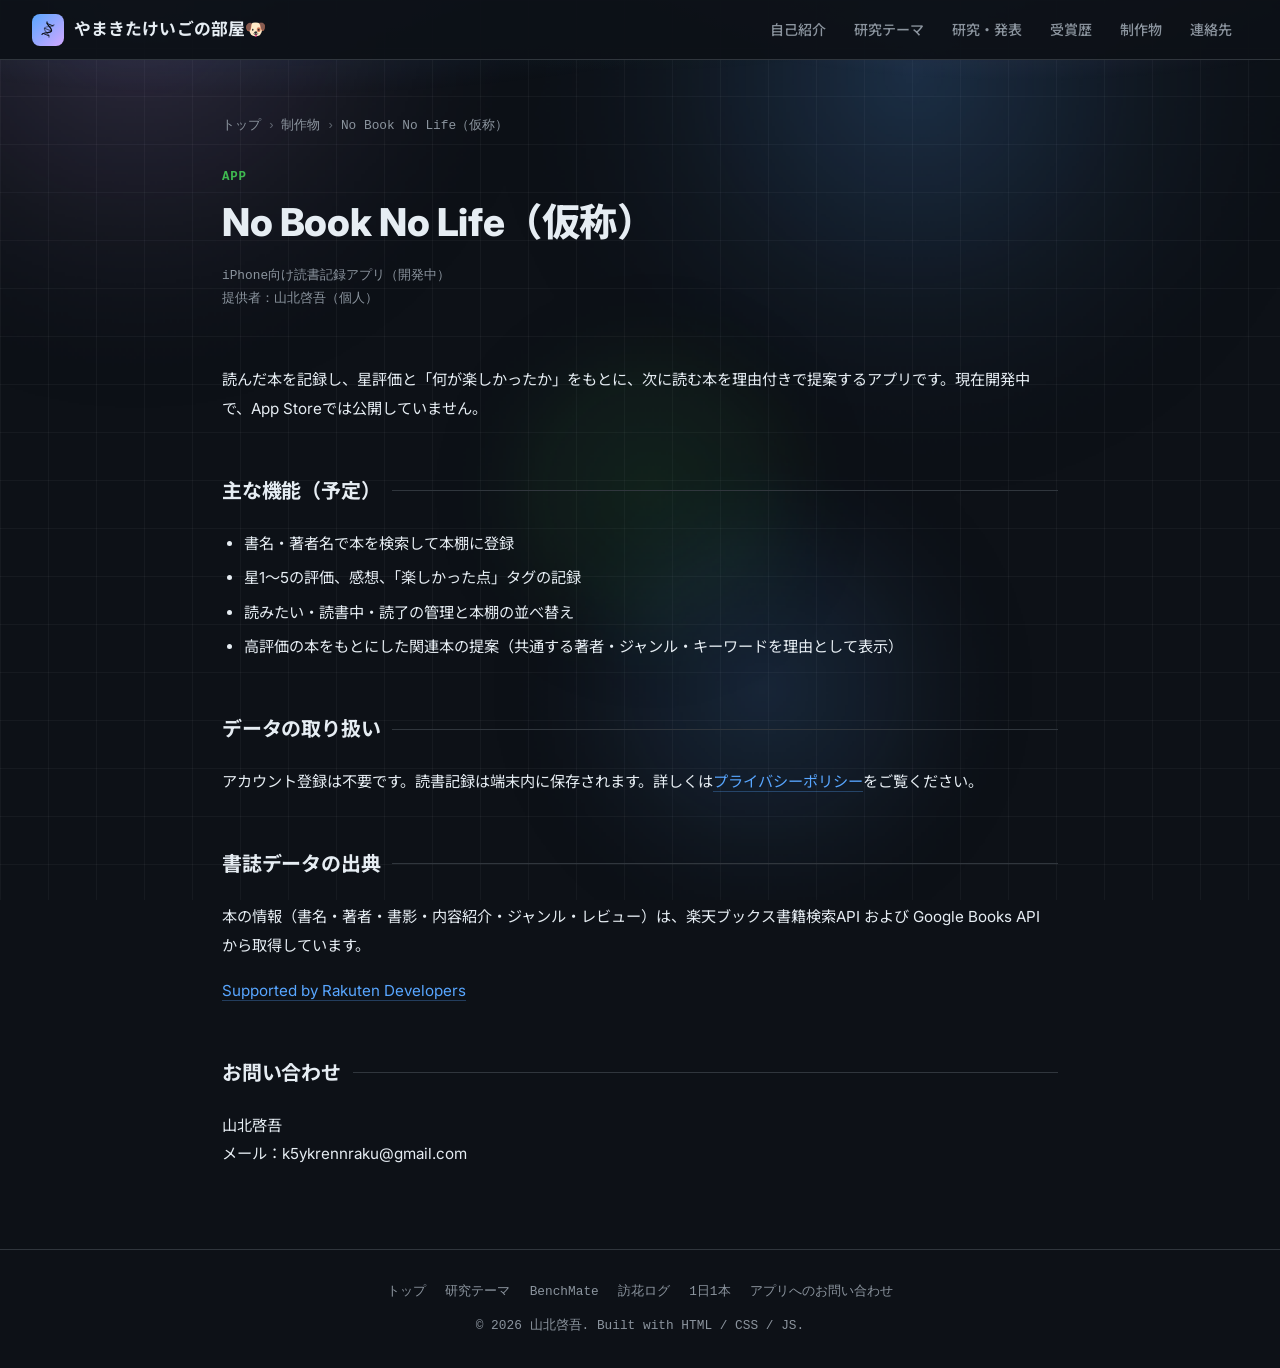
<file: nobooknolife/index.html>
<!DOCTYPE html>
<html lang="ja">
<head>
  <meta charset="UTF-8">
  <meta name="viewport" content="width=device-width, initial-scale=1.0">
  <meta name="robots" content="noindex">
  <title>No Book No Life（仮称）</title>
  <meta name="description" content="読んだ本の記録と星評価・「楽しかった点」をもとに、次に読む本を理由付きで提案する iPhone 向け読書記録アプリ（開発中）。">
  <meta name="author" content="山北啓吾 Keigo Yamakita">
  <link rel="icon" type="image/svg+xml" href="/images/favicon.svg">
  <link rel="icon" type="image/png" sizes="32x32" href="/images/favicon-32.png">
  <link rel="apple-touch-icon" href="/images/apple-touch-icon.png">

  <link rel="preconnect" href="https://fonts.googleapis.com">
  <link rel="preconnect" href="https://fonts.gstatic.com" crossorigin>
  <link rel="preload" as="style" href="https://fonts.googleapis.com/css2?family=Inter:wght@400;500;600;700;800&family=Noto+Sans+JP:wght@400;500;600;700;900&display=swap" onload="this.onload=null;this.rel='stylesheet'">
  <noscript><link href="https://fonts.googleapis.com/css2?family=Inter:wght@400;500;600;700;800&family=Noto+Sans+JP:wght@400;500;600;700;900&display=swap" rel="stylesheet"></noscript>
  <link rel="stylesheet" href="/css/style.css?v=20261014b">
  <link rel="stylesheet" href="/css/sub.css?v=20261014c">
</head>
<body>

  <canvas id="bg-canvas" aria-hidden="true"></canvas>
  <nav class="nav">
    <a href="/" class="nav-logo">
      <span class="nav-logo-mark" aria-hidden="true">
        <svg viewBox="0 0 24 24" width="18" height="18" fill="none" xmlns="http://www.w3.org/2000/svg">
          <g transform="rotate(22 12 11.5)">
            <path d="M7 2.5C7 6.5 17 7.5 17 11.5C17 15.5 7 16.5 7 20.5" stroke="#0d1117" stroke-width="1.6" stroke-linecap="round"/>
            <path d="M17 2.5C17 6.5 7 7.5 7 11.5C7 15.5 17 16.5 17 20.5" stroke="#0d1117" stroke-width="1.6" stroke-linecap="round" opacity="0.5"/>
            <line x1="7.6" y1="4.3" x2="16.4" y2="4.3" stroke="#0d1117" stroke-width="1.3" stroke-linecap="round"/>
            <line x1="7" y1="11.5" x2="17" y2="11.5" stroke="#0d1117" stroke-width="1.3" stroke-linecap="round" opacity="0.6"/>
            <line x1="7.6" y1="18.7" x2="16.4" y2="18.7" stroke="#0d1117" stroke-width="1.3" stroke-linecap="round"/>
          </g>
        </svg>
      </span>
      <span class="nav-logo-name">やまきたけいご<span class="nav-logo-sub">の部屋🐶</span></span>
    </a>
    <ul class="nav-links">
      <li><a href="/#about">自己紹介</a></li>
      <li><a href="/research/" target="_blank" rel="noopener">研究テーマ</a></li>
      <li><a href="/#research">研究・発表</a></li>
      <li><a href="/#awards">受賞歴</a></li>
      <li><a href="/#works">制作物</a></li>
      <li><a href="/#contact">連絡先</a></li>
    </ul>
    <div class="nav-actions">
      <button class="nav-toggle" aria-label="メニューを開く">
        <span></span><span></span><span></span>
      </button>
    </div>
  </nav>

  <main class="page">
    <section class="section">
      <div class="container">
        <nav class="breadcrumb" aria-label="パンくずリスト">
          <ol>
          <li><a href="/">トップ</a></li>
          <li><a href="/#works">制作物</a></li>
          <li aria-current="page">No Book No Life（仮称）</li>
          </ol>
        </nav>
        <header class="page-head">
          <p class="page-label">APP</p>
          <h1 class="page-title">No Book No Life（仮称）</h1>
          <p class="page-meta">iPhone向け読書記録アプリ（開発中）<br>提供者：山北啓吾（個人）</p>
        </header>

        <div class="prose page-block">
            <p>読んだ本を記録し、星評価と「何が楽しかったか」をもとに、次に読む本を理由付きで提案するアプリです。現在開発中で、App Storeでは公開していません。</p>

            <h2>主な機能（予定）</h2>
            <ul>
              <li>書名・著者名で本を検索して本棚に登録</li>
              <li>星1〜5の評価、感想、「楽しかった点」タグの記録</li>
              <li>読みたい・読書中・読了の管理と本棚の並べ替え</li>
              <li>高評価の本をもとにした関連本の提案（共通する著者・ジャンル・キーワードを理由として表示）</li>
            </ul>

            <h2>データの取り扱い</h2>
            <p>アカウント登録は不要です。読書記録は端末内に保存されます。詳しくは<a href="privacy.html" target="_blank" rel="noopener">プライバシーポリシー</a>をご覧ください。</p>

            <h2>書誌データの出典</h2>
            <p>本の情報（書名・著者・書影・内容紹介・ジャンル・レビュー）は、楽天ブックス書籍検索API および Google Books API から取得しています。</p>
            <p>
            <!-- Rakuten Web Services Attribution Snippet FROM HERE -->
            <a href="https://developers.rakuten.com/" target="_blank">Supported by Rakuten Developers</a>
            <!-- Rakuten Web Services Attribution Snippet TO HERE -->
            </p>

            <h2>お問い合わせ</h2>
            <p>山北啓吾<br>メール：k5ykrennraku@gmail.com</p>
        </div>

      </div>
    </section>
  </main>

  <footer class="footer">
    <nav class="footer-nav" aria-label="サイト内のページ">
      <a href="/">トップ</a>
      <a href="/research/" target="_blank" rel="noopener">研究テーマ</a>
      <a href="/benchmate/" target="_blank" rel="noopener">BenchMate</a>
      <a href="/houkalog/" target="_blank" rel="noopener">訪花ログ</a>
      <a href="/paperaday/" target="_blank" rel="noopener">1日1本</a>
      <a href="/contact/" target="_blank" rel="noopener">アプリへのお問い合わせ</a>
    </nav>
    <p>&copy; 2026 山北啓吾. Built with HTML / CSS / JS.</p>
  </footer>

  <button id="backToTop" class="back-to-top" aria-label="トップへ戻る" title="トップへ戻る">
    <svg viewBox="0 0 24 24" width="20" height="20" fill="none" xmlns="http://www.w3.org/2000/svg" aria-hidden="true">
      <path d="M12 19V5M12 5L5 12M12 5L19 12" stroke="currentColor" stroke-width="2" stroke-linecap="round" stroke-linejoin="round"/>
    </svg>
  </button>

  <script src="/js/sub.js?v=20261014c"></script>
  <script src="/js/bg.js?v=20260919b"></script>
</body>
</html>
</file>
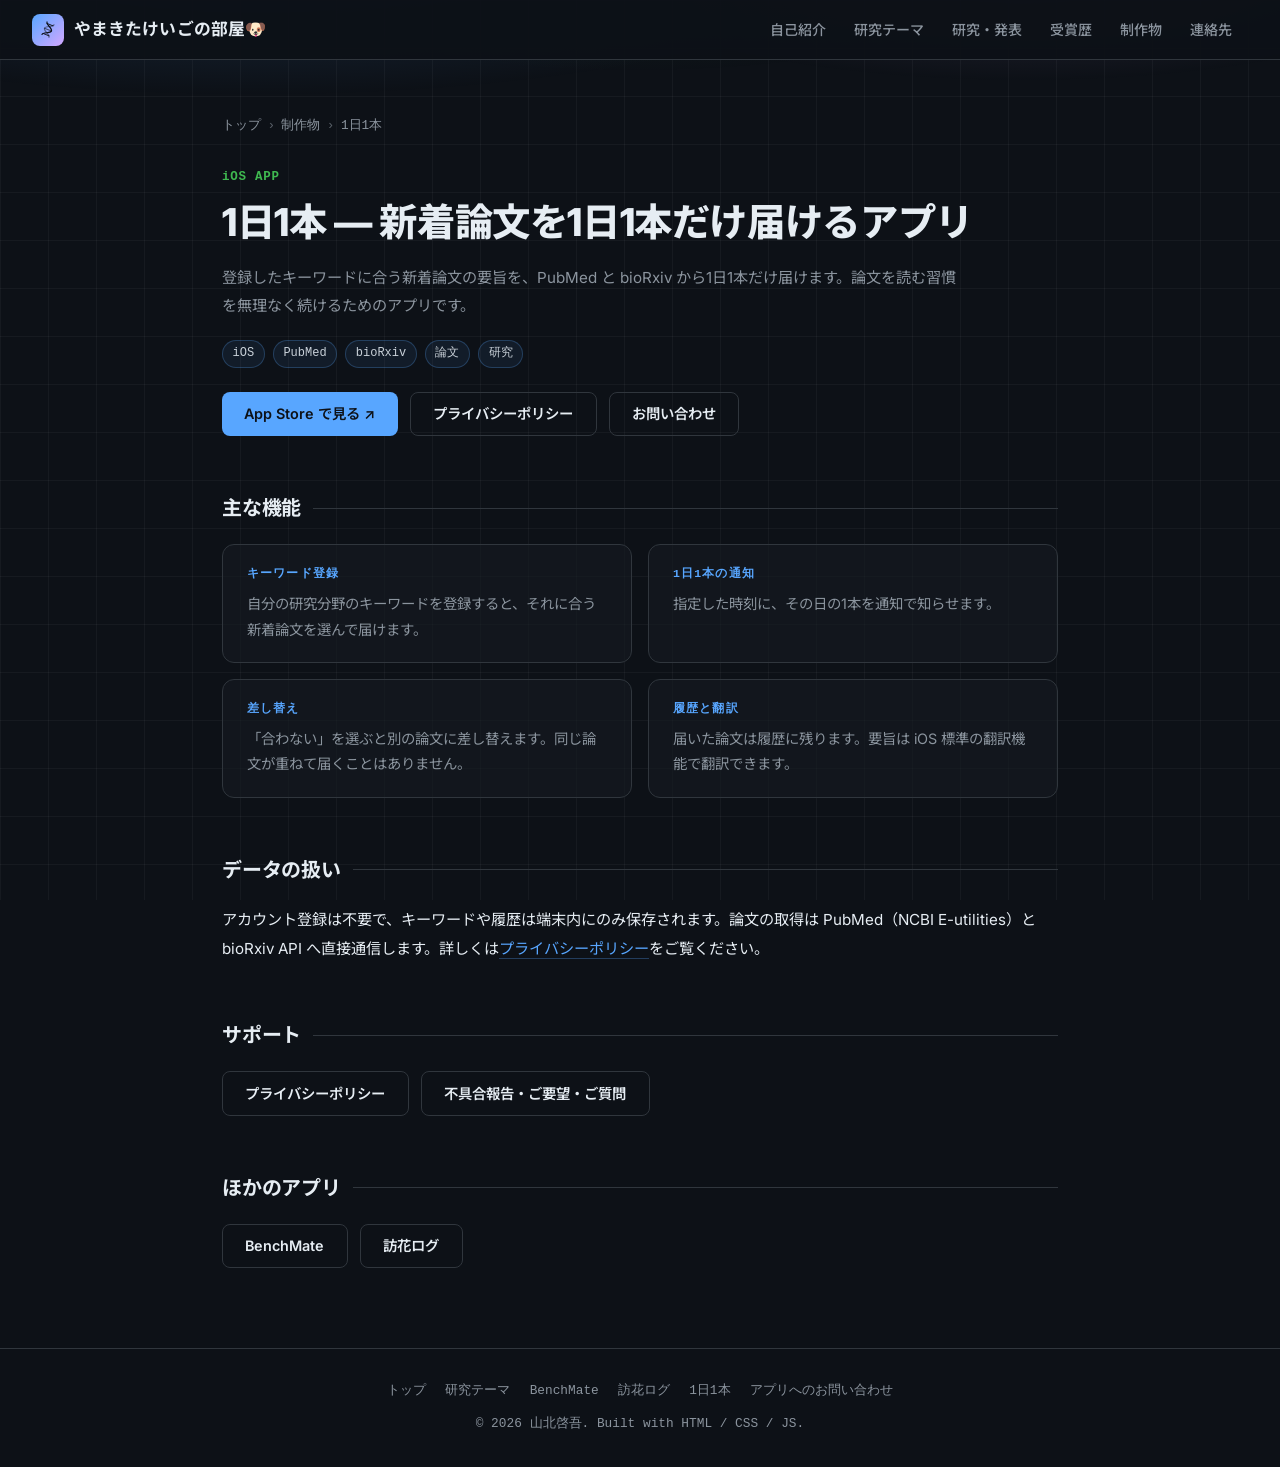
<file: paperaday/index.html>
<!DOCTYPE html>
<html lang="ja">
<head>
  <meta charset="UTF-8">
  <meta name="viewport" content="width=device-width, initial-scale=1.0">
  <title>1日1本 — 新着論文を1日1本届けるアプリ（PubMed / bioRxiv）</title>
  <meta name="description" content="登録したキーワードに合う新着論文の要旨を、PubMed と bioRxiv から1日1本だけ届ける iPhone アプリ。合わない論文は差し替えでき、要旨は iOS の翻訳機能で日本語でも読めます。">
  <meta name="author" content="山北啓吾 Keigo Yamakita">
  <link rel="canonical" href="https://keigoyamakita.com/paperaday/">
  <meta property="og:type" content="article">
  <meta property="og:url" content="https://keigoyamakita.com/paperaday/">
  <meta property="og:title" content="1日1本 — 新着論文を1日1本届けるアプリ（PubMed / bioRxiv）">
  <meta property="og:description" content="登録したキーワードに合う新着論文の要旨を、PubMed と bioRxiv から1日1本だけ届ける iPhone アプリ。合わない論文は差し替えでき、要旨は iOS の翻訳機能で日本語でも読めます。">
  <meta property="og:image" content="https://keigoyamakita.com/images/ogp/ogp-paperaday.png?v=20261014">
  <meta property="og:locale" content="ja_JP">
  <meta name="twitter:card" content="summary_large_image">
  <meta name="twitter:title" content="1日1本 — 新着論文を1日1本届けるアプリ（PubMed / bioRxiv）">
  <meta name="twitter:description" content="登録したキーワードに合う新着論文の要旨を、PubMed と bioRxiv から1日1本だけ届ける iPhone アプリ。合わない論文は差し替えでき、要旨は iOS の翻訳機能で日本語でも読めます。">
  <meta name="twitter:image" content="https://keigoyamakita.com/images/ogp/ogp-paperaday.png?v=20261014">
  <link rel="icon" type="image/svg+xml" href="/images/favicon.svg">
  <link rel="icon" type="image/png" sizes="32x32" href="/images/favicon-32.png">
  <link rel="apple-touch-icon" href="/images/apple-touch-icon.png">
  <script type="application/ld+json">
{
  "@context": "https://schema.org",
  "@type": "BreadcrumbList",
  "itemListElement": [
    {
      "@type": "ListItem",
      "position": 1,
      "name": "トップ",
      "item": "https://keigoyamakita.com/"
    },
    {
      "@type": "ListItem",
      "position": 2,
      "name": "制作物",
      "item": "https://keigoyamakita.com/#works"
    },
    {
      "@type": "ListItem",
      "position": 3,
      "name": "1日1本",
      "item": "https://keigoyamakita.com/paperaday/"
    }
  ]
}
  </script>
  <script type="application/ld+json">
{
  "@context": "https://schema.org",
  "@type": "SoftwareApplication",
  "name": "1日1本",
  "description": "登録したキーワードに合う新着論文の要旨を、PubMed と bioRxiv から1日1本だけ届ける iPhone アプリ。合わない論文は差し替えでき、要旨は iOS の翻訳機能で日本語でも読めます。",
  "url": "https://keigoyamakita.com/paperaday/",
  "operatingSystem": "iOS",
  "applicationCategory": "EducationApplication",
  "installUrl": "https://apps.apple.com/jp/app/id6820352554",
  "author": {
    "@type": "Person",
    "name": "山北啓吾",
    "url": "https://keigoyamakita.com/"
  }
}
  </script>
  <link rel="preconnect" href="https://fonts.googleapis.com">
  <link rel="preconnect" href="https://fonts.gstatic.com" crossorigin>
  <link rel="preload" as="style" href="https://fonts.googleapis.com/css2?family=Inter:wght@400;500;600;700;800&family=Noto+Sans+JP:wght@400;500;600;700;900&display=swap" onload="this.onload=null;this.rel='stylesheet'">
  <noscript><link href="https://fonts.googleapis.com/css2?family=Inter:wght@400;500;600;700;800&family=Noto+Sans+JP:wght@400;500;600;700;900&display=swap" rel="stylesheet"></noscript>
  <link rel="stylesheet" href="/css/style.css?v=20261014b">
  <link rel="stylesheet" href="/css/sub.css?v=20261014c">
</head>
<body>

  <canvas id="bg-canvas" aria-hidden="true"></canvas>
  <nav class="nav">
    <a href="/" class="nav-logo">
      <span class="nav-logo-mark" aria-hidden="true">
        <svg viewBox="0 0 24 24" width="18" height="18" fill="none" xmlns="http://www.w3.org/2000/svg">
          <g transform="rotate(22 12 11.5)">
            <path d="M7 2.5C7 6.5 17 7.5 17 11.5C17 15.5 7 16.5 7 20.5" stroke="#0d1117" stroke-width="1.6" stroke-linecap="round"/>
            <path d="M17 2.5C17 6.5 7 7.5 7 11.5C7 15.5 17 16.5 17 20.5" stroke="#0d1117" stroke-width="1.6" stroke-linecap="round" opacity="0.5"/>
            <line x1="7.6" y1="4.3" x2="16.4" y2="4.3" stroke="#0d1117" stroke-width="1.3" stroke-linecap="round"/>
            <line x1="7" y1="11.5" x2="17" y2="11.5" stroke="#0d1117" stroke-width="1.3" stroke-linecap="round" opacity="0.6"/>
            <line x1="7.6" y1="18.7" x2="16.4" y2="18.7" stroke="#0d1117" stroke-width="1.3" stroke-linecap="round"/>
          </g>
        </svg>
      </span>
      <span class="nav-logo-name">やまきたけいご<span class="nav-logo-sub">の部屋🐶</span></span>
    </a>
    <ul class="nav-links">
      <li><a href="/#about">自己紹介</a></li>
      <li><a href="/research/" target="_blank" rel="noopener">研究テーマ</a></li>
      <li><a href="/#research">研究・発表</a></li>
      <li><a href="/#awards">受賞歴</a></li>
      <li><a href="/#works">制作物</a></li>
      <li><a href="/#contact">連絡先</a></li>
    </ul>
    <div class="nav-actions">
      <button class="nav-toggle" aria-label="メニューを開く">
        <span></span><span></span><span></span>
      </button>
    </div>
  </nav>

  <main class="page">
    <section class="section">
      <div class="container">
        <nav class="breadcrumb" aria-label="パンくずリスト">
          <ol>
          <li><a href="/">トップ</a></li>
          <li><a href="/#works">制作物</a></li>
          <li aria-current="page">1日1本</li>
          </ol>
        </nav>
        <header class="page-head">
          <p class="page-label">iOS APP</p>
          <h1 class="page-title">1日1本 — 新着論文を1日1本だけ届けるアプリ</h1>
          <p class="page-lead">登録したキーワードに合う新着論文の要旨を、PubMed と bioRxiv から1日1本だけ届けます。論文を読む習慣を無理なく続けるためのアプリです。</p>
          <div class="pub-tags"><span class="tag">iOS</span><span class="tag">PubMed</span><span class="tag">bioRxiv</span><span class="tag">論文</span><span class="tag">研究</span></div>
          <div class="btn-group"><a class="btn btn-primary" href="https://apps.apple.com/jp/app/id6820352554" target="_blank" rel="noopener">App Store で見る ↗</a><a class="btn btn-outline" href="/paperaday/privacy.html" target="_blank" rel="noopener">プライバシーポリシー</a><a class="btn btn-outline" href="/contact/?app=paperaday" target="_blank" rel="noopener">お問い合わせ</a></div>
        </header>

        <section class="page-block">
          <h2 class="page-h2">主な機能</h2>
          <div class="card-grid">
            <div class="info-card"><h3>キーワード登録</h3><p>自分の研究分野のキーワードを登録すると、それに合う新着論文を選んで届けます。</p></div>
            <div class="info-card"><h3>1日1本の通知</h3><p>指定した時刻に、その日の1本を通知で知らせます。</p></div>
            <div class="info-card"><h3>差し替え</h3><p>「合わない」を選ぶと別の論文に差し替えます。同じ論文が重ねて届くことはありません。</p></div>
            <div class="info-card"><h3>履歴と翻訳</h3><p>届いた論文は履歴に残ります。要旨は iOS 標準の翻訳機能で翻訳できます。</p></div>
          </div>
        </section>

        <section class="page-block">
          <h2 class="page-h2">データの扱い</h2>
          <div class="prose"><p>アカウント登録は不要で、キーワードや履歴は端末内にのみ保存されます。論文の取得は PubMed（NCBI E-utilities）と bioRxiv API へ直接通信します。詳しくは<a href="/paperaday/privacy.html" target="_blank" rel="noopener">プライバシーポリシー</a>をご覧ください。</p></div>
        </section>

        <section class="page-block">
          <h2 class="page-h2">サポート</h2>
          <div class="link-row">
            <a class="btn btn-outline" href="/paperaday/privacy.html" target="_blank" rel="noopener">プライバシーポリシー</a>
            <a class="btn btn-outline" href="/contact/?app=paperaday" target="_blank" rel="noopener">不具合報告・ご要望・ご質問</a>
          </div>
        </section>

        <section class="page-block">
          <h2 class="page-h2">ほかのアプリ</h2>
          <div class="link-row">
            <a class="btn btn-outline" href="/benchmate/" target="_blank" rel="noopener">BenchMate</a>
            <a class="btn btn-outline" href="/houkalog/" target="_blank" rel="noopener">訪花ログ</a>
          </div>
        </section>

      </div>
    </section>
  </main>

  <footer class="footer">
    <nav class="footer-nav" aria-label="サイト内のページ">
      <a href="/">トップ</a>
      <a href="/research/" target="_blank" rel="noopener">研究テーマ</a>
      <a href="/benchmate/" target="_blank" rel="noopener">BenchMate</a>
      <a href="/houkalog/" target="_blank" rel="noopener">訪花ログ</a>
      <a href="/paperaday/" target="_blank" rel="noopener">1日1本</a>
      <a href="/contact/" target="_blank" rel="noopener">アプリへのお問い合わせ</a>
    </nav>
    <p>&copy; 2026 山北啓吾. Built with HTML / CSS / JS.</p>
  </footer>

  <button id="backToTop" class="back-to-top" aria-label="トップへ戻る" title="トップへ戻る">
    <svg viewBox="0 0 24 24" width="20" height="20" fill="none" xmlns="http://www.w3.org/2000/svg" aria-hidden="true">
      <path d="M12 19V5M12 5L5 12M12 5L19 12" stroke="currentColor" stroke-width="2" stroke-linecap="round" stroke-linejoin="round"/>
    </svg>
  </button>

  <script src="/js/sub.js?v=20261014c"></script>
  <script src="/js/bg.js?v=20260919b"></script>
</body>
</html>
</file>
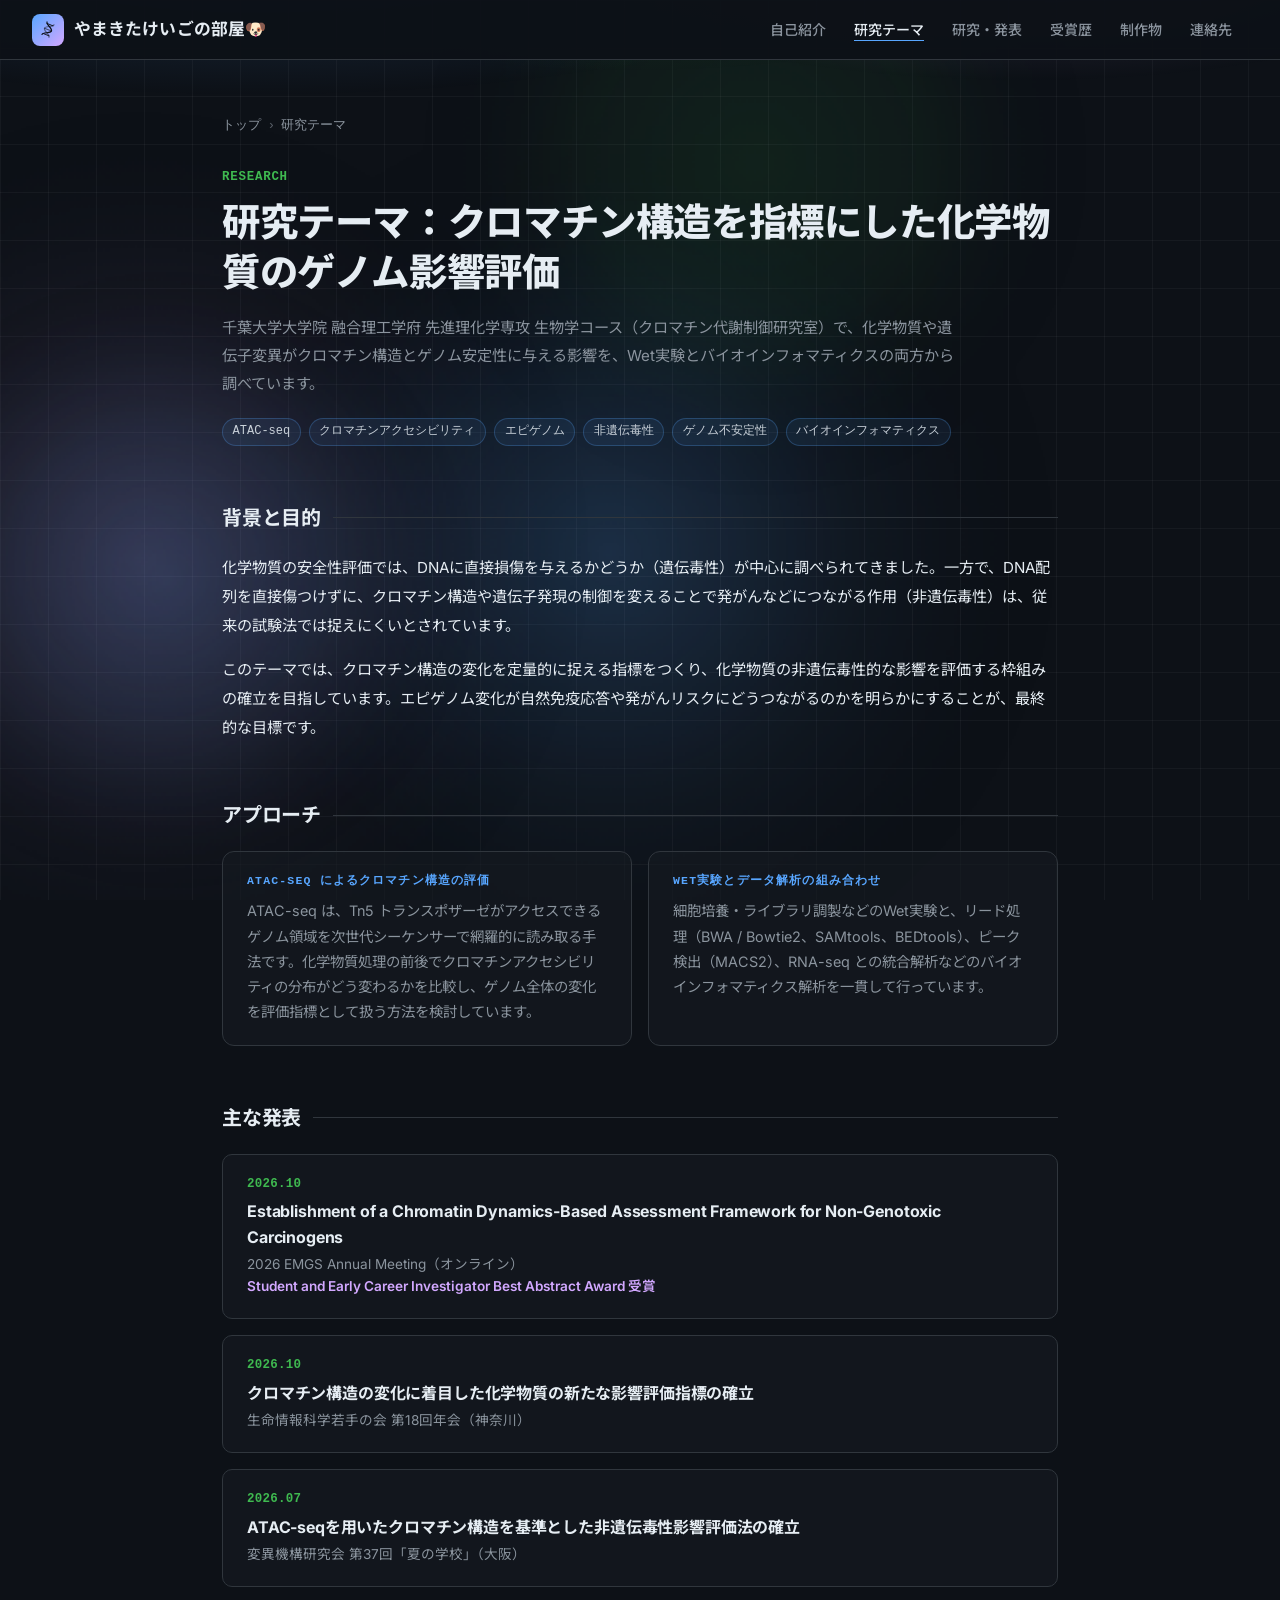
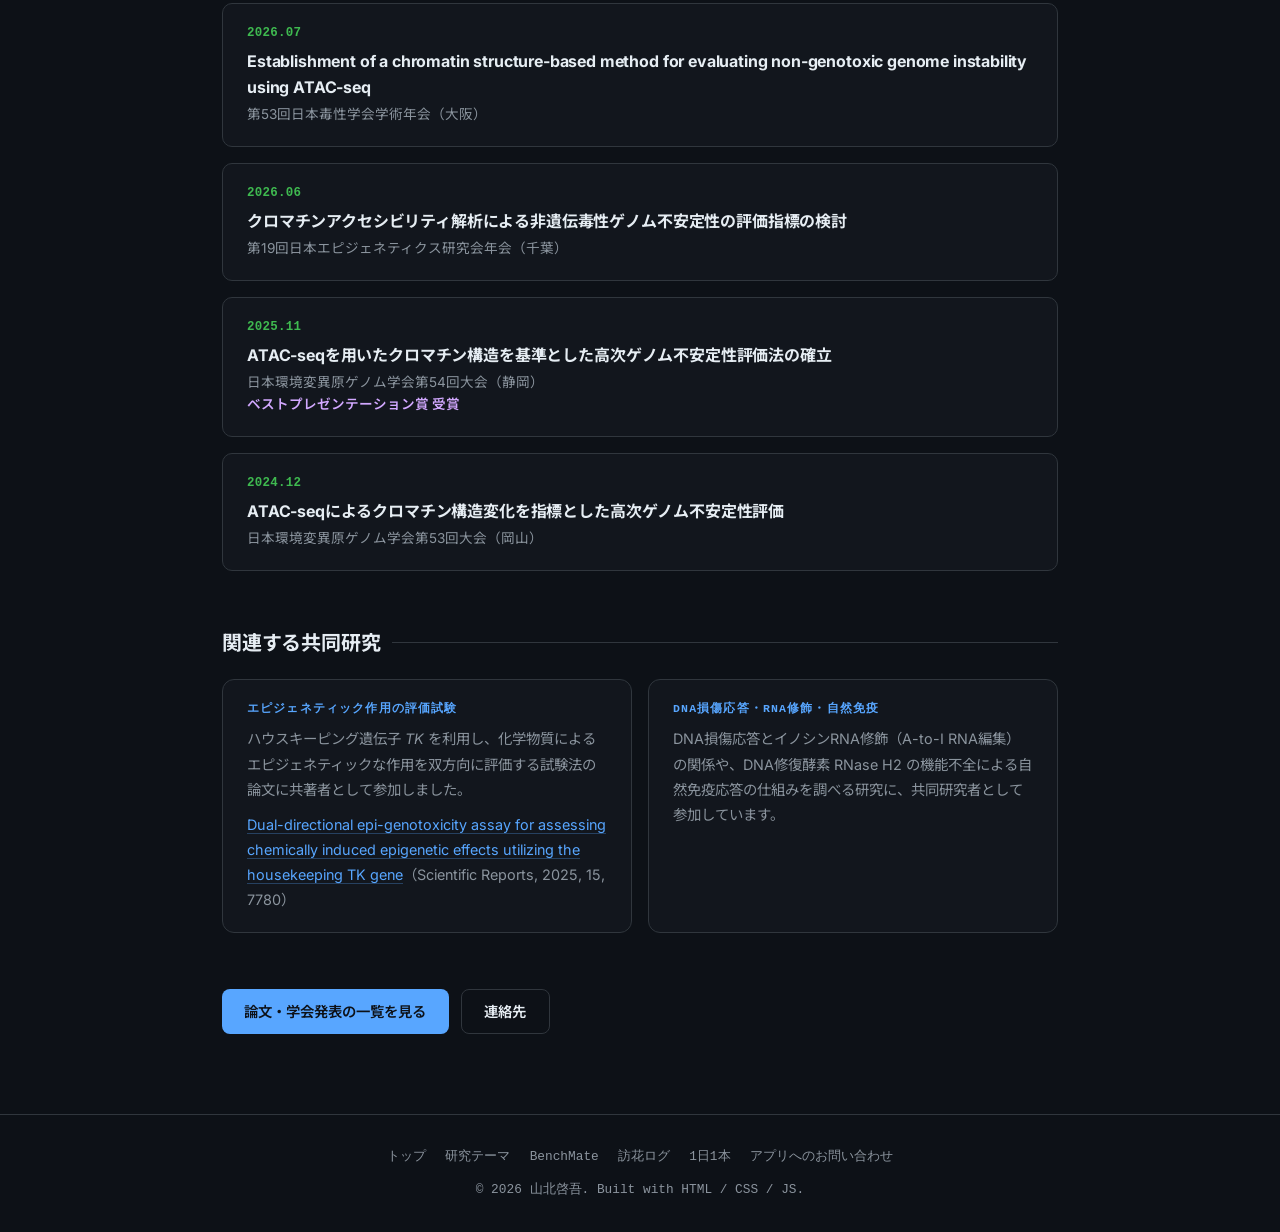
<file: research/index.html>
<!DOCTYPE html>
<html lang="ja">
<head>
  <meta charset="UTF-8">
  <meta name="viewport" content="width=device-width, initial-scale=1.0">
  <title>研究テーマ：ATAC-seqによるクロマチン構造の評価｜山北啓吾</title>
  <meta name="description" content="山北啓吾（千葉大学大学院）の研究テーマの紹介。ATAC-seqでクロマチンアクセシビリティの変化を捉え、化学物質の非遺伝毒性的なゲノム影響を評価する枠組みの確立に取り組んでいます。">
  <meta name="author" content="山北啓吾 Keigo Yamakita">
  <link rel="canonical" href="https://keigoyamakita.com/research/">
  <meta property="og:type" content="article">
  <meta property="og:url" content="https://keigoyamakita.com/research/">
  <meta property="og:title" content="研究テーマ：ATAC-seqによるクロマチン構造の評価｜山北啓吾">
  <meta property="og:description" content="山北啓吾（千葉大学大学院）の研究テーマの紹介。ATAC-seqでクロマチンアクセシビリティの変化を捉え、化学物質の非遺伝毒性的なゲノム影響を評価する枠組みの確立に取り組んでいます。">
  <meta property="og:image" content="https://keigoyamakita.com/images/ogp/ogp-research.png?v=20261014">
  <meta property="og:locale" content="ja_JP">
  <meta name="twitter:card" content="summary_large_image">
  <meta name="twitter:title" content="研究テーマ：ATAC-seqによるクロマチン構造の評価｜山北啓吾">
  <meta name="twitter:description" content="山北啓吾（千葉大学大学院）の研究テーマの紹介。ATAC-seqでクロマチンアクセシビリティの変化を捉え、化学物質の非遺伝毒性的なゲノム影響を評価する枠組みの確立に取り組んでいます。">
  <meta name="twitter:image" content="https://keigoyamakita.com/images/ogp/ogp-research.png?v=20261014">
  <link rel="icon" type="image/svg+xml" href="/images/favicon.svg">
  <link rel="icon" type="image/png" sizes="32x32" href="/images/favicon-32.png">
  <link rel="apple-touch-icon" href="/images/apple-touch-icon.png">
  <script type="application/ld+json">
{
  "@context": "https://schema.org",
  "@type": "BreadcrumbList",
  "itemListElement": [
    {
      "@type": "ListItem",
      "position": 1,
      "name": "トップ",
      "item": "https://keigoyamakita.com/"
    },
    {
      "@type": "ListItem",
      "position": 2,
      "name": "研究テーマ",
      "item": "https://keigoyamakita.com/research/"
    }
  ]
}
  </script>
  <link rel="preconnect" href="https://fonts.googleapis.com">
  <link rel="preconnect" href="https://fonts.gstatic.com" crossorigin>
  <link rel="preload" as="style" href="https://fonts.googleapis.com/css2?family=Inter:wght@400;500;600;700;800&family=Noto+Sans+JP:wght@400;500;600;700;900&display=swap" onload="this.onload=null;this.rel='stylesheet'">
  <noscript><link href="https://fonts.googleapis.com/css2?family=Inter:wght@400;500;600;700;800&family=Noto+Sans+JP:wght@400;500;600;700;900&display=swap" rel="stylesheet"></noscript>
  <link rel="stylesheet" href="/css/style.css?v=20261014b">
  <link rel="stylesheet" href="/css/sub.css?v=20261014c">
</head>
<body>

  <canvas id="bg-canvas" aria-hidden="true"></canvas>
  <nav class="nav">
    <a href="/" class="nav-logo">
      <span class="nav-logo-mark" aria-hidden="true">
        <svg viewBox="0 0 24 24" width="18" height="18" fill="none" xmlns="http://www.w3.org/2000/svg">
          <g transform="rotate(22 12 11.5)">
            <path d="M7 2.5C7 6.5 17 7.5 17 11.5C17 15.5 7 16.5 7 20.5" stroke="#0d1117" stroke-width="1.6" stroke-linecap="round"/>
            <path d="M17 2.5C17 6.5 7 7.5 7 11.5C7 15.5 17 16.5 17 20.5" stroke="#0d1117" stroke-width="1.6" stroke-linecap="round" opacity="0.5"/>
            <line x1="7.6" y1="4.3" x2="16.4" y2="4.3" stroke="#0d1117" stroke-width="1.3" stroke-linecap="round"/>
            <line x1="7" y1="11.5" x2="17" y2="11.5" stroke="#0d1117" stroke-width="1.3" stroke-linecap="round" opacity="0.6"/>
            <line x1="7.6" y1="18.7" x2="16.4" y2="18.7" stroke="#0d1117" stroke-width="1.3" stroke-linecap="round"/>
          </g>
        </svg>
      </span>
      <span class="nav-logo-name">やまきたけいご<span class="nav-logo-sub">の部屋🐶</span></span>
    </a>
    <ul class="nav-links">
      <li><a href="/#about">自己紹介</a></li>
      <li><a href="/research/" aria-current="page">研究テーマ</a></li>
      <li><a href="/#research">研究・発表</a></li>
      <li><a href="/#awards">受賞歴</a></li>
      <li><a href="/#works">制作物</a></li>
      <li><a href="/#contact">連絡先</a></li>
    </ul>
    <div class="nav-actions">
      <button class="nav-toggle" aria-label="メニューを開く">
        <span></span><span></span><span></span>
      </button>
    </div>
  </nav>

  <main class="page">
    <section class="section">
      <div class="container">
        <nav class="breadcrumb" aria-label="パンくずリスト">
          <ol>
          <li><a href="/">トップ</a></li>
          <li aria-current="page">研究テーマ</li>
          </ol>
        </nav>
        <header class="page-head">
          <p class="page-label">RESEARCH</p>
          <h1 class="page-title">研究テーマ：クロマチン構造を指標にした化学物質のゲノム影響評価</h1>
          <p class="page-lead">千葉大学大学院 融合理工学府 先進理化学専攻 生物学コース（クロマチン代謝制御研究室）で、化学物質や遺伝子変異がクロマチン構造とゲノム安定性に与える影響を、Wet実験とバイオインフォマティクスの両方から調べています。</p>
          <div class="pub-tags"><span class="tag">ATAC-seq</span><span class="tag">クロマチンアクセシビリティ</span><span class="tag">エピゲノム</span><span class="tag">非遺伝毒性</span><span class="tag">ゲノム不安定性</span><span class="tag">バイオインフォマティクス</span></div>
        </header>

        <section class="page-block">
          <h2 class="page-h2">背景と目的</h2>
          <div class="prose">
            <p>化学物質の安全性評価では、DNAに直接損傷を与えるかどうか（遺伝毒性）が中心に調べられてきました。一方で、DNA配列を直接傷つけずに、クロマチン構造や遺伝子発現の制御を変えることで発がんなどにつながる作用（非遺伝毒性）は、従来の試験法では捉えにくいとされています。</p>
            <p>このテーマでは、クロマチン構造の変化を定量的に捉える指標をつくり、化学物質の非遺伝毒性的な影響を評価する枠組みの確立を目指しています。エピゲノム変化が自然免疫応答や発がんリスクにどうつながるのかを明らかにすることが、最終的な目標です。</p>
          </div>
        </section>

        <section class="page-block">
          <h2 class="page-h2">アプローチ</h2>
          <div class="card-grid">
            <div class="info-card"><h3>ATAC-seq によるクロマチン構造の評価</h3><p>ATAC-seq は、Tn5 トランスポザーゼがアクセスできるゲノム領域を次世代シーケンサーで網羅的に読み取る手法です。化学物質処理の前後でクロマチンアクセシビリティの分布がどう変わるかを比較し、ゲノム全体の変化を評価指標として扱う方法を検討しています。</p></div>
            <div class="info-card"><h3>Wet実験とデータ解析の組み合わせ</h3><p>細胞培養・ライブラリ調製などのWet実験と、リード処理（BWA / Bowtie2、SAMtools、BEDtools）、ピーク検出（MACS2）、RNA-seq との統合解析などのバイオインフォマティクス解析を一貫して行っています。</p></div>
          </div>
        </section>

        <section class="page-block">
          <h2 class="page-h2">主な発表</h2>
          <div class="pub-list">
            <div class="pub-item">
              <div class="pub-year">2026.10</div>
              <div class="pub-title">Establishment of a Chromatin Dynamics-Based Assessment Framework for Non-Genotoxic Carcinogens</div>
              <div class="pub-venue">2026 EMGS Annual Meeting（オンライン）<br><span class="award-note">Student and Early Career Investigator Best Abstract Award 受賞</span></div>
            </div>
            <div class="pub-item">
              <div class="pub-year">2026.10</div>
              <div class="pub-title">クロマチン構造の変化に着目した化学物質の新たな影響評価指標の確立</div>
              <div class="pub-venue">生命情報科学若手の会 第18回年会（神奈川）</div>
            </div>
            <div class="pub-item">
              <div class="pub-year">2026.07</div>
              <div class="pub-title">ATAC-seqを用いたクロマチン構造を基準とした非遺伝毒性影響評価法の確立</div>
              <div class="pub-venue">変異機構研究会 第37回「夏の学校」（大阪）</div>
            </div>
            <div class="pub-item">
              <div class="pub-year">2026.07</div>
              <div class="pub-title">Establishment of a chromatin structure-based method for evaluating non-genotoxic genome instability using ATAC-seq</div>
              <div class="pub-venue">第53回日本毒性学会学術年会（大阪）</div>
            </div>
            <div class="pub-item">
              <div class="pub-year">2026.06</div>
              <div class="pub-title">クロマチンアクセシビリティ解析による非遺伝毒性ゲノム不安定性の評価指標の検討</div>
              <div class="pub-venue">第19回日本エピジェネティクス研究会年会（千葉）</div>
            </div>
            <div class="pub-item">
              <div class="pub-year">2025.11</div>
              <div class="pub-title">ATAC-seqを用いたクロマチン構造を基準とした高次ゲノム不安定性評価法の確立</div>
              <div class="pub-venue">日本環境変異原ゲノム学会第54回大会（静岡）<br><span class="award-note">ベストプレゼンテーション賞 受賞</span></div>
            </div>
            <div class="pub-item">
              <div class="pub-year">2024.12</div>
              <div class="pub-title">ATAC-seqによるクロマチン構造変化を指標とした高次ゲノム不安定性評価</div>
              <div class="pub-venue">日本環境変異原ゲノム学会第53回大会（岡山）</div>
            </div>
          </div>
        </section>

        <section class="page-block">
          <h2 class="page-h2">関連する共同研究</h2>
          <div class="card-grid">
            <div class="info-card"><h3>エピジェネティック作用の評価試験</h3><p>ハウスキーピング遺伝子 <i>TK</i> を利用し、化学物質によるエピジェネティックな作用を双方向に評価する試験法の論文に共著者として参加しました。</p><p><a class="page-link" href="https://www.nature.com/articles/s41598-025-92121-6" target="_blank" rel="noopener">Dual-directional epi-genotoxicity assay for assessing chemically induced epigenetic effects utilizing the housekeeping TK gene</a>（Scientific Reports, 2025, 15, 7780）</p></div>
            <div class="info-card"><h3>DNA損傷応答・RNA修飾・自然免疫</h3><p>DNA損傷応答とイノシンRNA修飾（A-to-I RNA編集）の関係や、DNA修復酵素 RNase H2 の機能不全による自然免疫応答の仕組みを調べる研究に、共同研究者として参加しています。</p></div>
          </div>
        </section>

        <div class="page-block btn-group">
          <a class="btn btn-primary" href="/#research">論文・学会発表の一覧を見る</a>
          <a class="btn btn-outline" href="/#contact">連絡先</a>
        </div>

      </div>
    </section>
  </main>

  <footer class="footer">
    <nav class="footer-nav" aria-label="サイト内のページ">
      <a href="/">トップ</a>
      <a href="/research/" target="_blank" rel="noopener">研究テーマ</a>
      <a href="/benchmate/" target="_blank" rel="noopener">BenchMate</a>
      <a href="/houkalog/" target="_blank" rel="noopener">訪花ログ</a>
      <a href="/paperaday/" target="_blank" rel="noopener">1日1本</a>
      <a href="/contact/" target="_blank" rel="noopener">アプリへのお問い合わせ</a>
    </nav>
    <p>&copy; 2026 山北啓吾. Built with HTML / CSS / JS.</p>
  </footer>

  <button id="backToTop" class="back-to-top" aria-label="トップへ戻る" title="トップへ戻る">
    <svg viewBox="0 0 24 24" width="20" height="20" fill="none" xmlns="http://www.w3.org/2000/svg" aria-hidden="true">
      <path d="M12 19V5M12 5L5 12M12 5L19 12" stroke="currentColor" stroke-width="2" stroke-linecap="round" stroke-linejoin="round"/>
    </svg>
  </button>

  <script src="/js/sub.js?v=20261014c"></script>
  <script src="/js/bg.js?v=20260919b"></script>
</body>
</html>
</file>
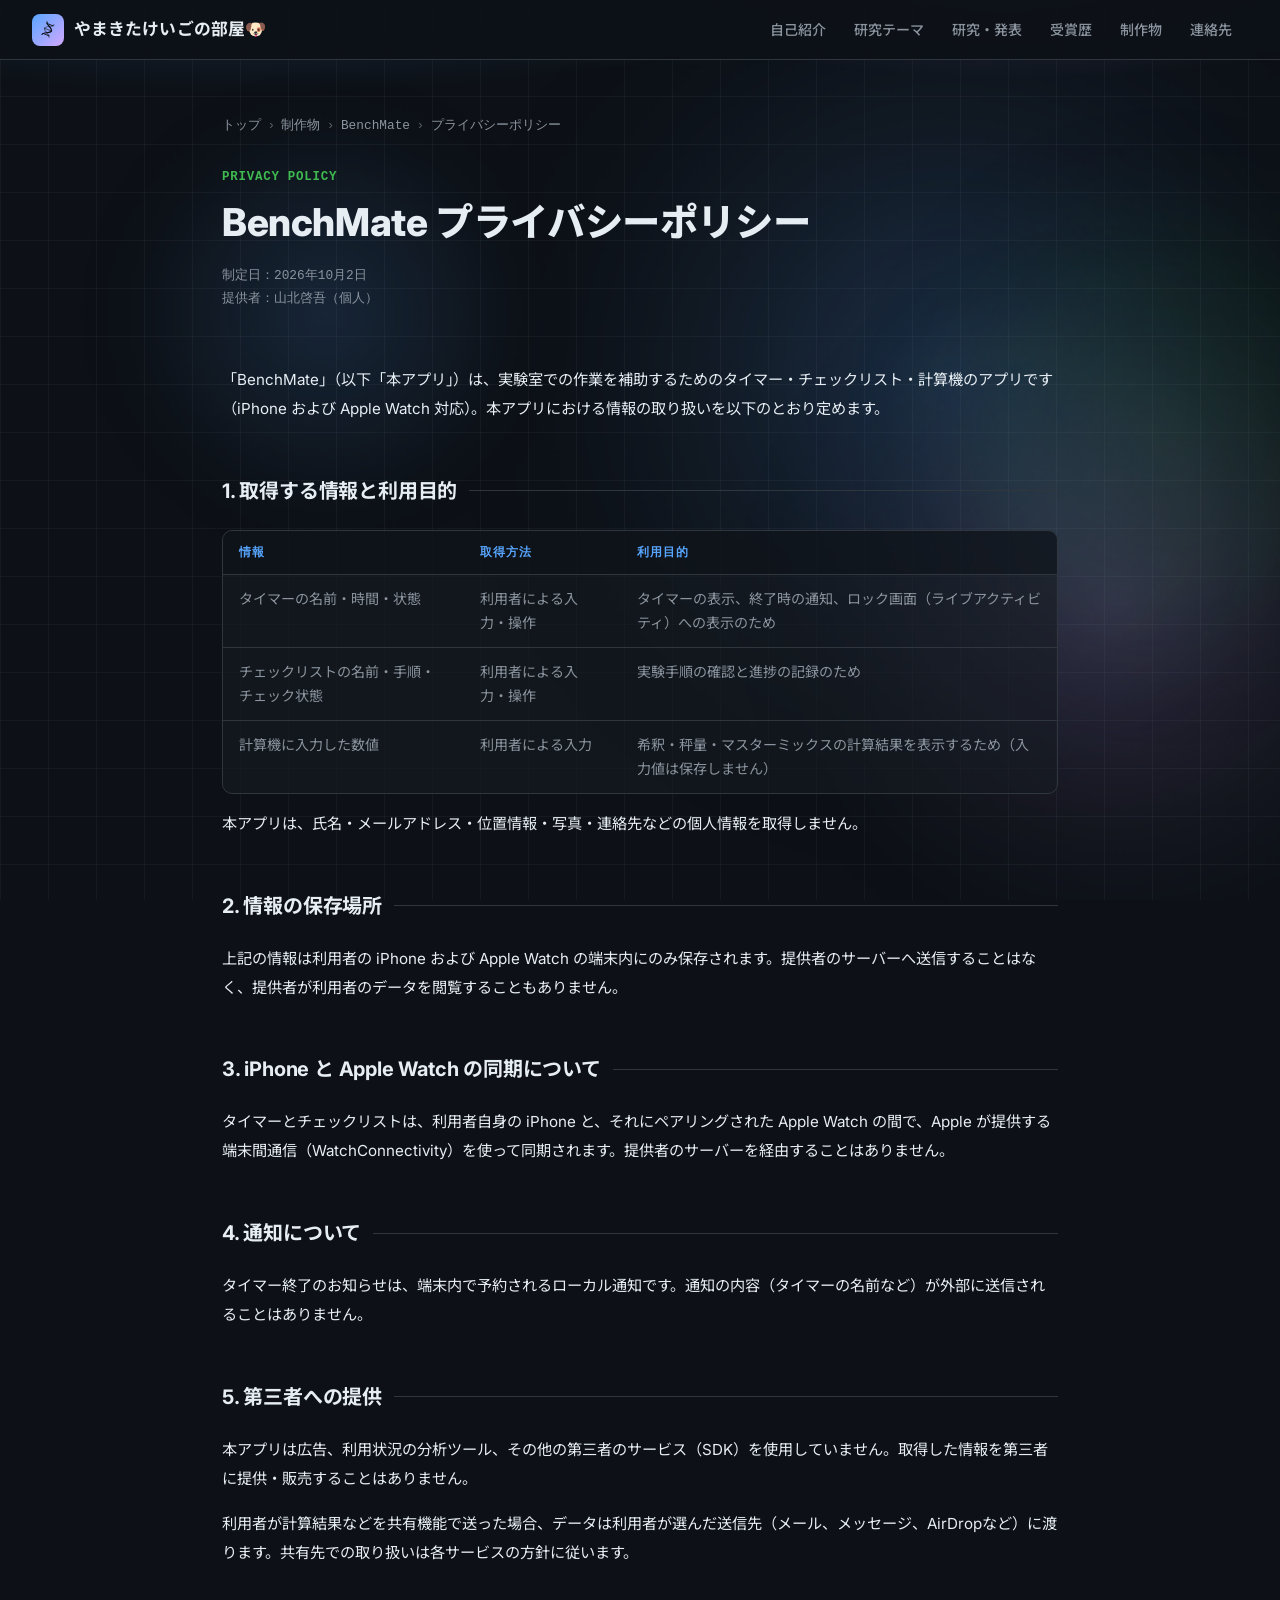
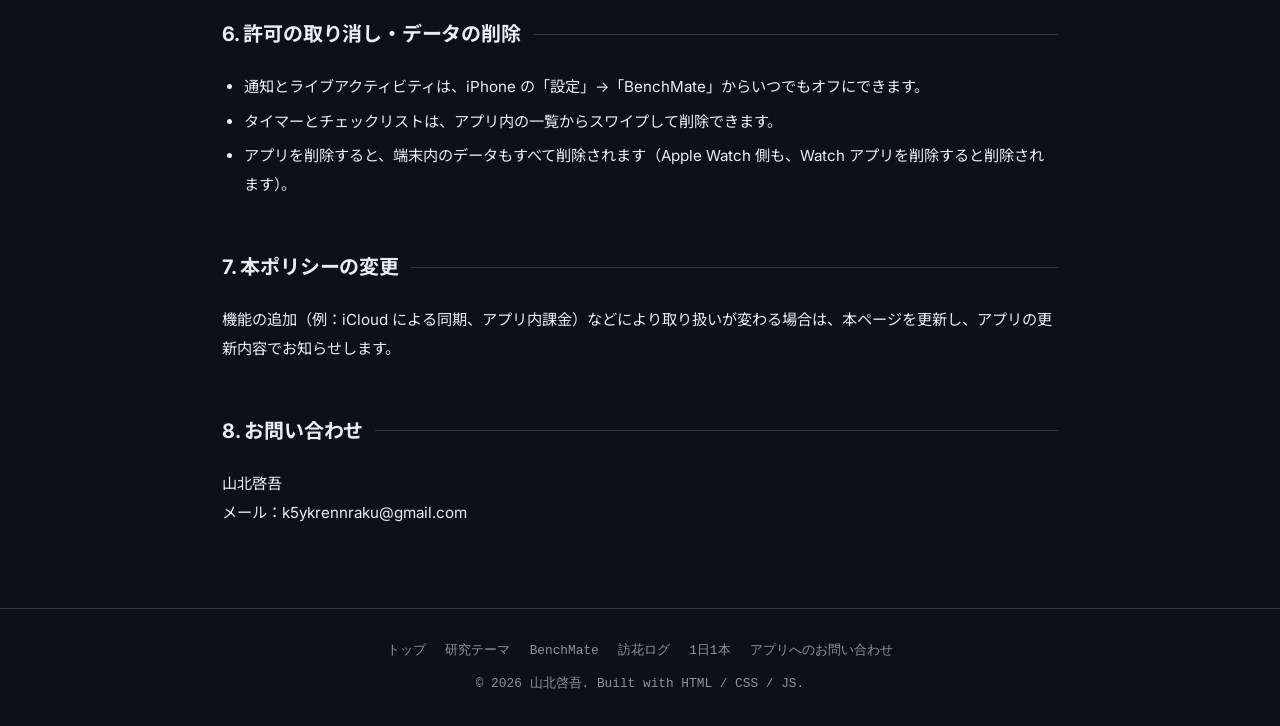
<file: benchmate/privacy.html>
<!DOCTYPE html>
<html lang="ja">
<head>
  <meta charset="UTF-8">
  <meta name="viewport" content="width=device-width, initial-scale=1.0">
  <title>BenchMate プライバシーポリシー｜山北啓吾</title>
  <meta name="description" content="iPhone / Apple Watch アプリ「BenchMate」のプライバシーポリシー。取得する情報と利用目的、保存場所、第三者提供の有無などを説明しています。">
  <meta name="author" content="山北啓吾 Keigo Yamakita">
  <link rel="canonical" href="https://keigoyamakita.com/benchmate/privacy.html">
  <meta property="og:type" content="article">
  <meta property="og:url" content="https://keigoyamakita.com/benchmate/privacy.html">
  <meta property="og:title" content="BenchMate プライバシーポリシー｜山北啓吾">
  <meta property="og:description" content="iPhone / Apple Watch アプリ「BenchMate」のプライバシーポリシー。取得する情報と利用目的、保存場所、第三者提供の有無などを説明しています。">
  <meta property="og:image" content="https://keigoyamakita.com/images/ogp/ogp-benchmate.png?v=20261014">
  <meta property="og:locale" content="ja_JP">
  <meta name="twitter:card" content="summary_large_image">
  <meta name="twitter:title" content="BenchMate プライバシーポリシー｜山北啓吾">
  <meta name="twitter:description" content="iPhone / Apple Watch アプリ「BenchMate」のプライバシーポリシー。取得する情報と利用目的、保存場所、第三者提供の有無などを説明しています。">
  <meta name="twitter:image" content="https://keigoyamakita.com/images/ogp/ogp-benchmate.png?v=20261014">
  <link rel="icon" type="image/svg+xml" href="/images/favicon.svg">
  <link rel="icon" type="image/png" sizes="32x32" href="/images/favicon-32.png">
  <link rel="apple-touch-icon" href="/images/apple-touch-icon.png">
  <script type="application/ld+json">
{
  "@context": "https://schema.org",
  "@type": "BreadcrumbList",
  "itemListElement": [
    {
      "@type": "ListItem",
      "position": 1,
      "name": "トップ",
      "item": "https://keigoyamakita.com/"
    },
    {
      "@type": "ListItem",
      "position": 2,
      "name": "制作物",
      "item": "https://keigoyamakita.com/#works"
    },
    {
      "@type": "ListItem",
      "position": 3,
      "name": "BenchMate",
      "item": "https://keigoyamakita.com/benchmate/"
    },
    {
      "@type": "ListItem",
      "position": 4,
      "name": "プライバシーポリシー",
      "item": "https://keigoyamakita.com/benchmate/privacy.html"
    }
  ]
}
  </script>
  <link rel="preconnect" href="https://fonts.googleapis.com">
  <link rel="preconnect" href="https://fonts.gstatic.com" crossorigin>
  <link rel="preload" as="style" href="https://fonts.googleapis.com/css2?family=Inter:wght@400;500;600;700;800&family=Noto+Sans+JP:wght@400;500;600;700;900&display=swap" onload="this.onload=null;this.rel='stylesheet'">
  <noscript><link href="https://fonts.googleapis.com/css2?family=Inter:wght@400;500;600;700;800&family=Noto+Sans+JP:wght@400;500;600;700;900&display=swap" rel="stylesheet"></noscript>
  <link rel="stylesheet" href="/css/style.css?v=20261014b">
  <link rel="stylesheet" href="/css/sub.css?v=20261014c">
</head>
<body>

  <canvas id="bg-canvas" aria-hidden="true"></canvas>
  <nav class="nav">
    <a href="/" class="nav-logo">
      <span class="nav-logo-mark" aria-hidden="true">
        <svg viewBox="0 0 24 24" width="18" height="18" fill="none" xmlns="http://www.w3.org/2000/svg">
          <g transform="rotate(22 12 11.5)">
            <path d="M7 2.5C7 6.5 17 7.5 17 11.5C17 15.5 7 16.5 7 20.5" stroke="#0d1117" stroke-width="1.6" stroke-linecap="round"/>
            <path d="M17 2.5C17 6.5 7 7.5 7 11.5C7 15.5 17 16.5 17 20.5" stroke="#0d1117" stroke-width="1.6" stroke-linecap="round" opacity="0.5"/>
            <line x1="7.6" y1="4.3" x2="16.4" y2="4.3" stroke="#0d1117" stroke-width="1.3" stroke-linecap="round"/>
            <line x1="7" y1="11.5" x2="17" y2="11.5" stroke="#0d1117" stroke-width="1.3" stroke-linecap="round" opacity="0.6"/>
            <line x1="7.6" y1="18.7" x2="16.4" y2="18.7" stroke="#0d1117" stroke-width="1.3" stroke-linecap="round"/>
          </g>
        </svg>
      </span>
      <span class="nav-logo-name">やまきたけいご<span class="nav-logo-sub">の部屋🐶</span></span>
    </a>
    <ul class="nav-links">
      <li><a href="/#about">自己紹介</a></li>
      <li><a href="/research/" target="_blank" rel="noopener">研究テーマ</a></li>
      <li><a href="/#research">研究・発表</a></li>
      <li><a href="/#awards">受賞歴</a></li>
      <li><a href="/#works">制作物</a></li>
      <li><a href="/#contact">連絡先</a></li>
    </ul>
    <div class="nav-actions">
      <button class="nav-toggle" aria-label="メニューを開く">
        <span></span><span></span><span></span>
      </button>
    </div>
  </nav>

  <main class="page">
    <section class="section">
      <div class="container">
        <nav class="breadcrumb" aria-label="パンくずリスト">
          <ol>
          <li><a href="/">トップ</a></li>
          <li><a href="/#works">制作物</a></li>
          <li><a href="/benchmate/" target="_blank" rel="noopener">BenchMate</a></li>
          <li aria-current="page">プライバシーポリシー</li>
          </ol>
        </nav>
        <header class="page-head">
          <p class="page-label">PRIVACY POLICY</p>
          <h1 class="page-title">BenchMate プライバシーポリシー</h1>
          <p class="page-meta">制定日：2026年10月2日<br>提供者：山北啓吾（個人）</p>
        </header>

        <div class="prose page-block">
            <p>「BenchMate」（以下「本アプリ」）は、実験室での作業を補助するためのタイマー・チェックリスト・計算機のアプリです（iPhone および Apple Watch 対応）。本アプリにおける情報の取り扱いを以下のとおり定めます。</p>

            <h2>1. 取得する情報と利用目的</h2>
            <div class="table-wrap"><table>
              <tr><th>情報</th><th>取得方法</th><th>利用目的</th></tr>
              <tr><td>タイマーの名前・時間・状態</td><td>利用者による入力・操作</td><td>タイマーの表示、終了時の通知、ロック画面（ライブアクティビティ）への表示のため</td></tr>
              <tr><td>チェックリストの名前・手順・チェック状態</td><td>利用者による入力・操作</td><td>実験手順の確認と進捗の記録のため</td></tr>
              <tr><td>計算機に入力した数値</td><td>利用者による入力</td><td>希釈・秤量・マスターミックスの計算結果を表示するため（入力値は保存しません）</td></tr>
            </table></div>
            <p>本アプリは、氏名・メールアドレス・位置情報・写真・連絡先などの個人情報を取得しません。</p>

            <h2>2. 情報の保存場所</h2>
            <p>上記の情報は利用者の iPhone および Apple Watch の端末内にのみ保存されます。提供者のサーバーへ送信することはなく、提供者が利用者のデータを閲覧することもありません。</p>

            <h2>3. iPhone と Apple Watch の同期について</h2>
            <p>タイマーとチェックリストは、利用者自身の iPhone と、それにペアリングされた Apple Watch の間で、Apple が提供する端末間通信（WatchConnectivity）を使って同期されます。提供者のサーバーを経由することはありません。</p>

            <h2>4. 通知について</h2>
            <p>タイマー終了のお知らせは、端末内で予約されるローカル通知です。通知の内容（タイマーの名前など）が外部に送信されることはありません。</p>

            <h2>5. 第三者への提供</h2>
            <p>本アプリは広告、利用状況の分析ツール、その他の第三者のサービス（SDK）を使用していません。取得した情報を第三者に提供・販売することはありません。</p>
            <p>利用者が計算結果などを共有機能で送った場合、データは利用者が選んだ送信先（メール、メッセージ、AirDropなど）に渡ります。共有先での取り扱いは各サービスの方針に従います。</p>

            <h2>6. 許可の取り消し・データの削除</h2>
            <ul>
              <li>通知とライブアクティビティは、iPhone の「設定」→「BenchMate」からいつでもオフにできます。</li>
              <li>タイマーとチェックリストは、アプリ内の一覧からスワイプして削除できます。</li>
              <li>アプリを削除すると、端末内のデータもすべて削除されます（Apple Watch 側も、Watch アプリを削除すると削除されます）。</li>
            </ul>

            <h2>7. 本ポリシーの変更</h2>
            <p>機能の追加（例：iCloud による同期、アプリ内課金）などにより取り扱いが変わる場合は、本ページを更新し、アプリの更新内容でお知らせします。</p>

            <h2>8. お問い合わせ</h2>
            <p>山北啓吾<br>メール：k5ykrennraku@gmail.com</p>
        </div>

      </div>
    </section>
  </main>

  <footer class="footer">
    <nav class="footer-nav" aria-label="サイト内のページ">
      <a href="/">トップ</a>
      <a href="/research/" target="_blank" rel="noopener">研究テーマ</a>
      <a href="/benchmate/" target="_blank" rel="noopener">BenchMate</a>
      <a href="/houkalog/" target="_blank" rel="noopener">訪花ログ</a>
      <a href="/paperaday/" target="_blank" rel="noopener">1日1本</a>
      <a href="/contact/" target="_blank" rel="noopener">アプリへのお問い合わせ</a>
    </nav>
    <p>&copy; 2026 山北啓吾. Built with HTML / CSS / JS.</p>
  </footer>

  <button id="backToTop" class="back-to-top" aria-label="トップへ戻る" title="トップへ戻る">
    <svg viewBox="0 0 24 24" width="20" height="20" fill="none" xmlns="http://www.w3.org/2000/svg" aria-hidden="true">
      <path d="M12 19V5M12 5L5 12M12 5L19 12" stroke="currentColor" stroke-width="2" stroke-linecap="round" stroke-linejoin="round"/>
    </svg>
  </button>

  <script src="/js/sub.js?v=20261014c"></script>
  <script src="/js/bg.js?v=20260919b"></script>
</body>
</html>
</file>
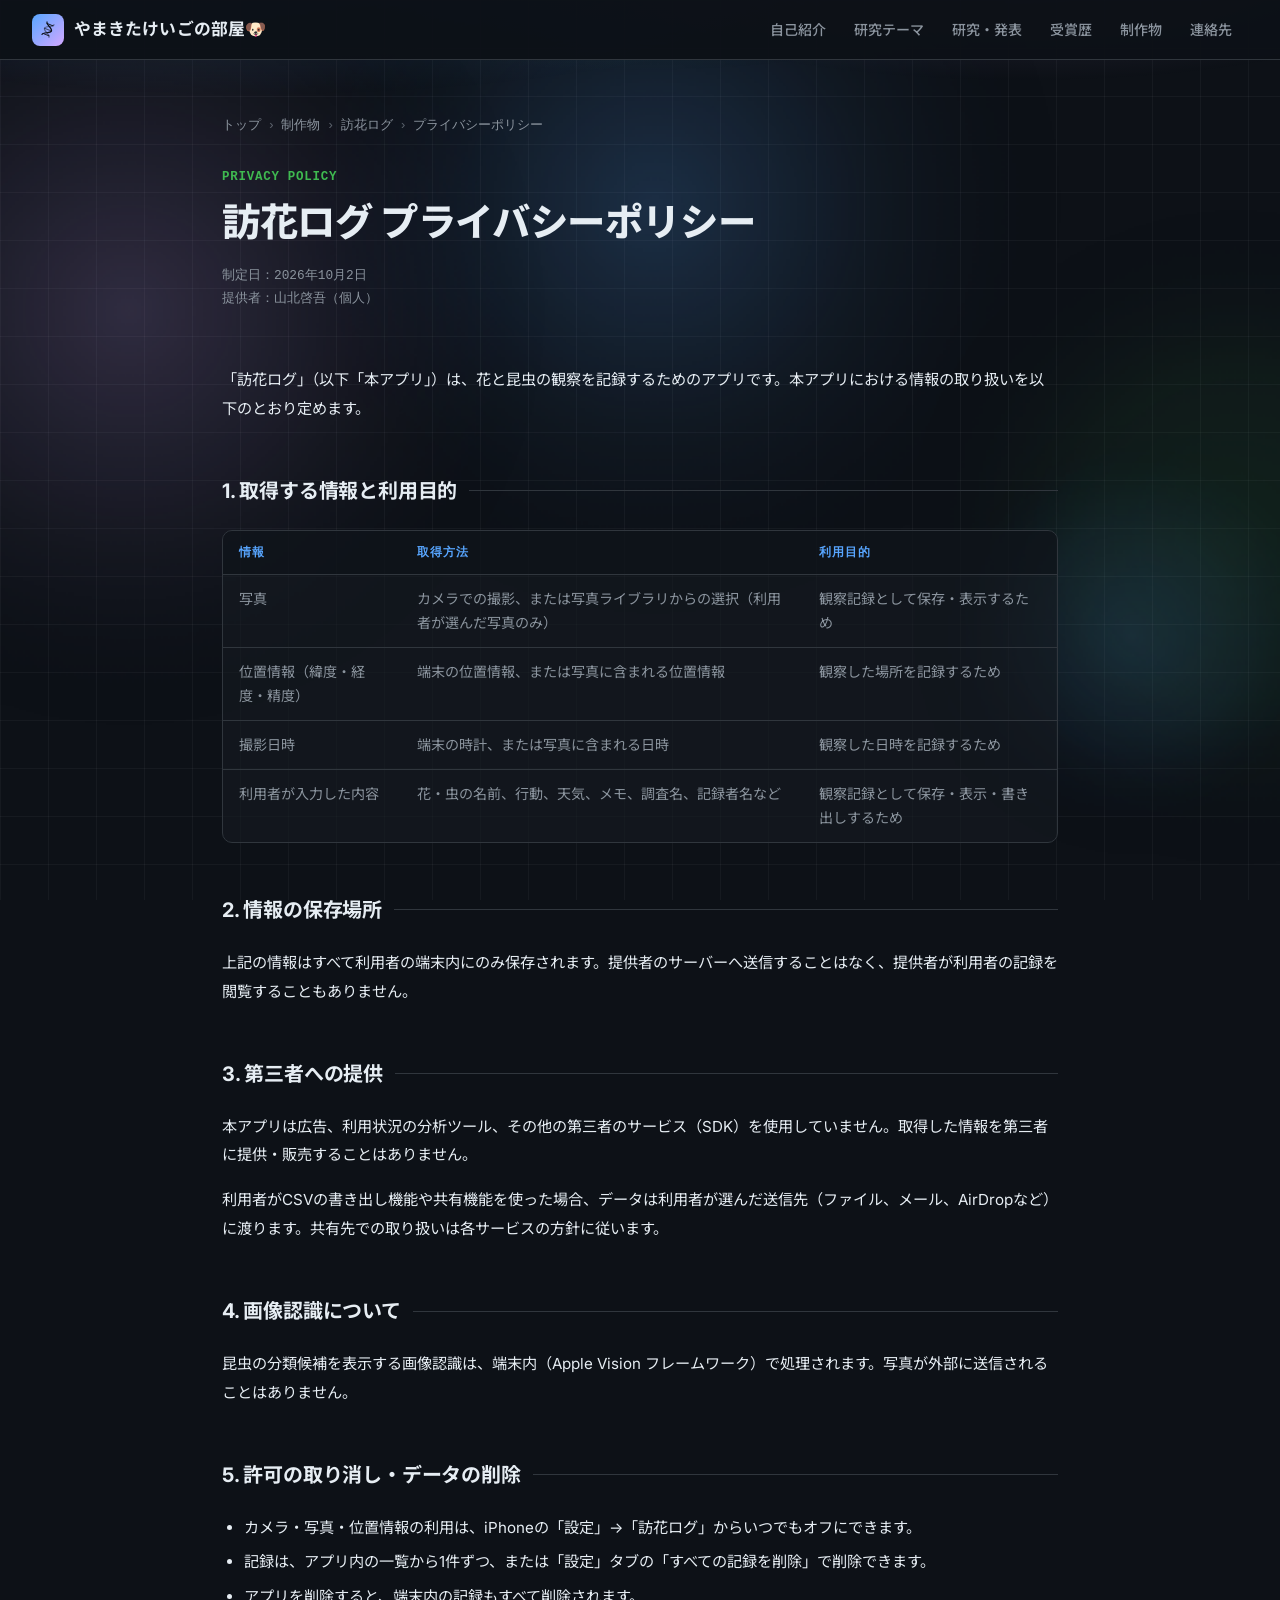
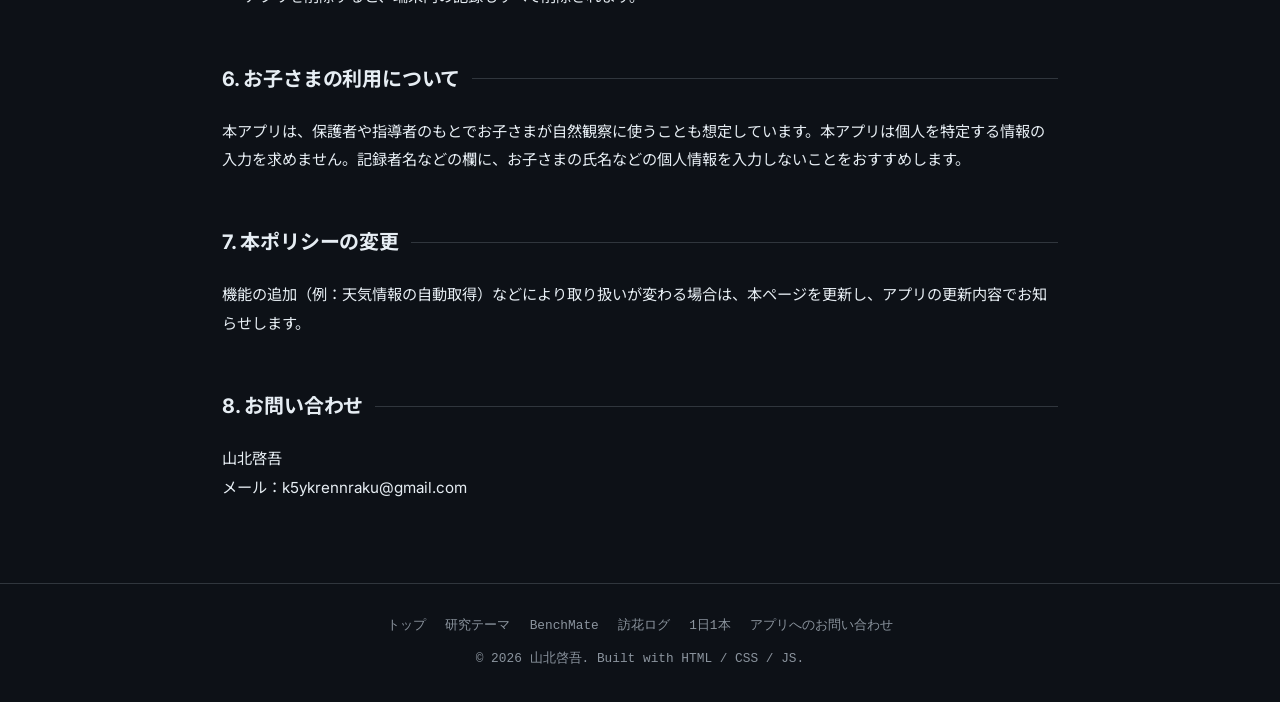
<file: houkalog/privacy.html>
<!DOCTYPE html>
<html lang="ja">
<head>
  <meta charset="UTF-8">
  <meta name="viewport" content="width=device-width, initial-scale=1.0">
  <title>訪花ログ プライバシーポリシー｜山北啓吾</title>
  <meta name="description" content="iPhone アプリ「訪花ログ」のプライバシーポリシー。写真・位置情報などの取り扱い、保存場所、第三者提供の有無などを説明しています。">
  <meta name="author" content="山北啓吾 Keigo Yamakita">
  <link rel="canonical" href="https://keigoyamakita.com/houkalog/privacy.html">
  <meta property="og:type" content="article">
  <meta property="og:url" content="https://keigoyamakita.com/houkalog/privacy.html">
  <meta property="og:title" content="訪花ログ プライバシーポリシー｜山北啓吾">
  <meta property="og:description" content="iPhone アプリ「訪花ログ」のプライバシーポリシー。写真・位置情報などの取り扱い、保存場所、第三者提供の有無などを説明しています。">
  <meta property="og:image" content="https://keigoyamakita.com/images/ogp/ogp-houkalog.png?v=20261014">
  <meta property="og:locale" content="ja_JP">
  <meta name="twitter:card" content="summary_large_image">
  <meta name="twitter:title" content="訪花ログ プライバシーポリシー｜山北啓吾">
  <meta name="twitter:description" content="iPhone アプリ「訪花ログ」のプライバシーポリシー。写真・位置情報などの取り扱い、保存場所、第三者提供の有無などを説明しています。">
  <meta name="twitter:image" content="https://keigoyamakita.com/images/ogp/ogp-houkalog.png?v=20261014">
  <link rel="icon" type="image/svg+xml" href="/images/favicon.svg">
  <link rel="icon" type="image/png" sizes="32x32" href="/images/favicon-32.png">
  <link rel="apple-touch-icon" href="/images/apple-touch-icon.png">
  <script type="application/ld+json">
{
  "@context": "https://schema.org",
  "@type": "BreadcrumbList",
  "itemListElement": [
    {
      "@type": "ListItem",
      "position": 1,
      "name": "トップ",
      "item": "https://keigoyamakita.com/"
    },
    {
      "@type": "ListItem",
      "position": 2,
      "name": "制作物",
      "item": "https://keigoyamakita.com/#works"
    },
    {
      "@type": "ListItem",
      "position": 3,
      "name": "訪花ログ",
      "item": "https://keigoyamakita.com/houkalog/"
    },
    {
      "@type": "ListItem",
      "position": 4,
      "name": "プライバシーポリシー",
      "item": "https://keigoyamakita.com/houkalog/privacy.html"
    }
  ]
}
  </script>
  <link rel="preconnect" href="https://fonts.googleapis.com">
  <link rel="preconnect" href="https://fonts.gstatic.com" crossorigin>
  <link rel="preload" as="style" href="https://fonts.googleapis.com/css2?family=Inter:wght@400;500;600;700;800&family=Noto+Sans+JP:wght@400;500;600;700;900&display=swap" onload="this.onload=null;this.rel='stylesheet'">
  <noscript><link href="https://fonts.googleapis.com/css2?family=Inter:wght@400;500;600;700;800&family=Noto+Sans+JP:wght@400;500;600;700;900&display=swap" rel="stylesheet"></noscript>
  <link rel="stylesheet" href="/css/style.css?v=20261014b">
  <link rel="stylesheet" href="/css/sub.css?v=20261014c">
</head>
<body>

  <canvas id="bg-canvas" aria-hidden="true"></canvas>
  <nav class="nav">
    <a href="/" class="nav-logo">
      <span class="nav-logo-mark" aria-hidden="true">
        <svg viewBox="0 0 24 24" width="18" height="18" fill="none" xmlns="http://www.w3.org/2000/svg">
          <g transform="rotate(22 12 11.5)">
            <path d="M7 2.5C7 6.5 17 7.5 17 11.5C17 15.5 7 16.5 7 20.5" stroke="#0d1117" stroke-width="1.6" stroke-linecap="round"/>
            <path d="M17 2.5C17 6.5 7 7.5 7 11.5C7 15.5 17 16.5 17 20.5" stroke="#0d1117" stroke-width="1.6" stroke-linecap="round" opacity="0.5"/>
            <line x1="7.6" y1="4.3" x2="16.4" y2="4.3" stroke="#0d1117" stroke-width="1.3" stroke-linecap="round"/>
            <line x1="7" y1="11.5" x2="17" y2="11.5" stroke="#0d1117" stroke-width="1.3" stroke-linecap="round" opacity="0.6"/>
            <line x1="7.6" y1="18.7" x2="16.4" y2="18.7" stroke="#0d1117" stroke-width="1.3" stroke-linecap="round"/>
          </g>
        </svg>
      </span>
      <span class="nav-logo-name">やまきたけいご<span class="nav-logo-sub">の部屋🐶</span></span>
    </a>
    <ul class="nav-links">
      <li><a href="/#about">自己紹介</a></li>
      <li><a href="/research/" target="_blank" rel="noopener">研究テーマ</a></li>
      <li><a href="/#research">研究・発表</a></li>
      <li><a href="/#awards">受賞歴</a></li>
      <li><a href="/#works">制作物</a></li>
      <li><a href="/#contact">連絡先</a></li>
    </ul>
    <div class="nav-actions">
      <button class="nav-toggle" aria-label="メニューを開く">
        <span></span><span></span><span></span>
      </button>
    </div>
  </nav>

  <main class="page">
    <section class="section">
      <div class="container">
        <nav class="breadcrumb" aria-label="パンくずリスト">
          <ol>
          <li><a href="/">トップ</a></li>
          <li><a href="/#works">制作物</a></li>
          <li><a href="/houkalog/" target="_blank" rel="noopener">訪花ログ</a></li>
          <li aria-current="page">プライバシーポリシー</li>
          </ol>
        </nav>
        <header class="page-head">
          <p class="page-label">PRIVACY POLICY</p>
          <h1 class="page-title">訪花ログ プライバシーポリシー</h1>
          <p class="page-meta">制定日：2026年10月2日<br>提供者：山北啓吾（個人）</p>
        </header>

        <div class="prose page-block">
            <p>「訪花ログ」（以下「本アプリ」）は、花と昆虫の観察を記録するためのアプリです。本アプリにおける情報の取り扱いを以下のとおり定めます。</p>

            <h2>1. 取得する情報と利用目的</h2>
            <div class="table-wrap"><table>
              <tr><th>情報</th><th>取得方法</th><th>利用目的</th></tr>
              <tr><td>写真</td><td>カメラでの撮影、または写真ライブラリからの選択（利用者が選んだ写真のみ）</td><td>観察記録として保存・表示するため</td></tr>
              <tr><td>位置情報（緯度・経度・精度）</td><td>端末の位置情報、または写真に含まれる位置情報</td><td>観察した場所を記録するため</td></tr>
              <tr><td>撮影日時</td><td>端末の時計、または写真に含まれる日時</td><td>観察した日時を記録するため</td></tr>
              <tr><td>利用者が入力した内容</td><td>花・虫の名前、行動、天気、メモ、調査名、記録者名など</td><td>観察記録として保存・表示・書き出しするため</td></tr>
            </table></div>

            <h2>2. 情報の保存場所</h2>
            <p>上記の情報はすべて利用者の端末内にのみ保存されます。提供者のサーバーへ送信することはなく、提供者が利用者の記録を閲覧することもありません。</p>

            <h2>3. 第三者への提供</h2>
            <p>本アプリは広告、利用状況の分析ツール、その他の第三者のサービス（SDK）を使用していません。取得した情報を第三者に提供・販売することはありません。</p>
            <p>利用者がCSVの書き出し機能や共有機能を使った場合、データは利用者が選んだ送信先（ファイル、メール、AirDropなど）に渡ります。共有先での取り扱いは各サービスの方針に従います。</p>

            <h2>4. 画像認識について</h2>
            <p>昆虫の分類候補を表示する画像認識は、端末内（Apple Vision フレームワーク）で処理されます。写真が外部に送信されることはありません。</p>

            <h2>5. 許可の取り消し・データの削除</h2>
            <ul>
              <li>カメラ・写真・位置情報の利用は、iPhoneの「設定」→「訪花ログ」からいつでもオフにできます。</li>
              <li>記録は、アプリ内の一覧から1件ずつ、または「設定」タブの「すべての記録を削除」で削除できます。</li>
              <li>アプリを削除すると、端末内の記録もすべて削除されます。</li>
            </ul>

            <h2>6. お子さまの利用について</h2>
            <p>本アプリは、保護者や指導者のもとでお子さまが自然観察に使うことも想定しています。本アプリは個人を特定する情報の入力を求めません。記録者名などの欄に、お子さまの氏名などの個人情報を入力しないことをおすすめします。</p>

            <h2>7. 本ポリシーの変更</h2>
            <p>機能の追加（例：天気情報の自動取得）などにより取り扱いが変わる場合は、本ページを更新し、アプリの更新内容でお知らせします。</p>

            <h2>8. お問い合わせ</h2>
            <p>山北啓吾<br>メール：k5ykrennraku@gmail.com</p>
        </div>

      </div>
    </section>
  </main>

  <footer class="footer">
    <nav class="footer-nav" aria-label="サイト内のページ">
      <a href="/">トップ</a>
      <a href="/research/" target="_blank" rel="noopener">研究テーマ</a>
      <a href="/benchmate/" target="_blank" rel="noopener">BenchMate</a>
      <a href="/houkalog/" target="_blank" rel="noopener">訪花ログ</a>
      <a href="/paperaday/" target="_blank" rel="noopener">1日1本</a>
      <a href="/contact/" target="_blank" rel="noopener">アプリへのお問い合わせ</a>
    </nav>
    <p>&copy; 2026 山北啓吾. Built with HTML / CSS / JS.</p>
  </footer>

  <button id="backToTop" class="back-to-top" aria-label="トップへ戻る" title="トップへ戻る">
    <svg viewBox="0 0 24 24" width="20" height="20" fill="none" xmlns="http://www.w3.org/2000/svg" aria-hidden="true">
      <path d="M12 19V5M12 5L5 12M12 5L19 12" stroke="currentColor" stroke-width="2" stroke-linecap="round" stroke-linejoin="round"/>
    </svg>
  </button>

  <script src="/js/sub.js?v=20261014c"></script>
  <script src="/js/bg.js?v=20260919b"></script>
</body>
</html>
</file>
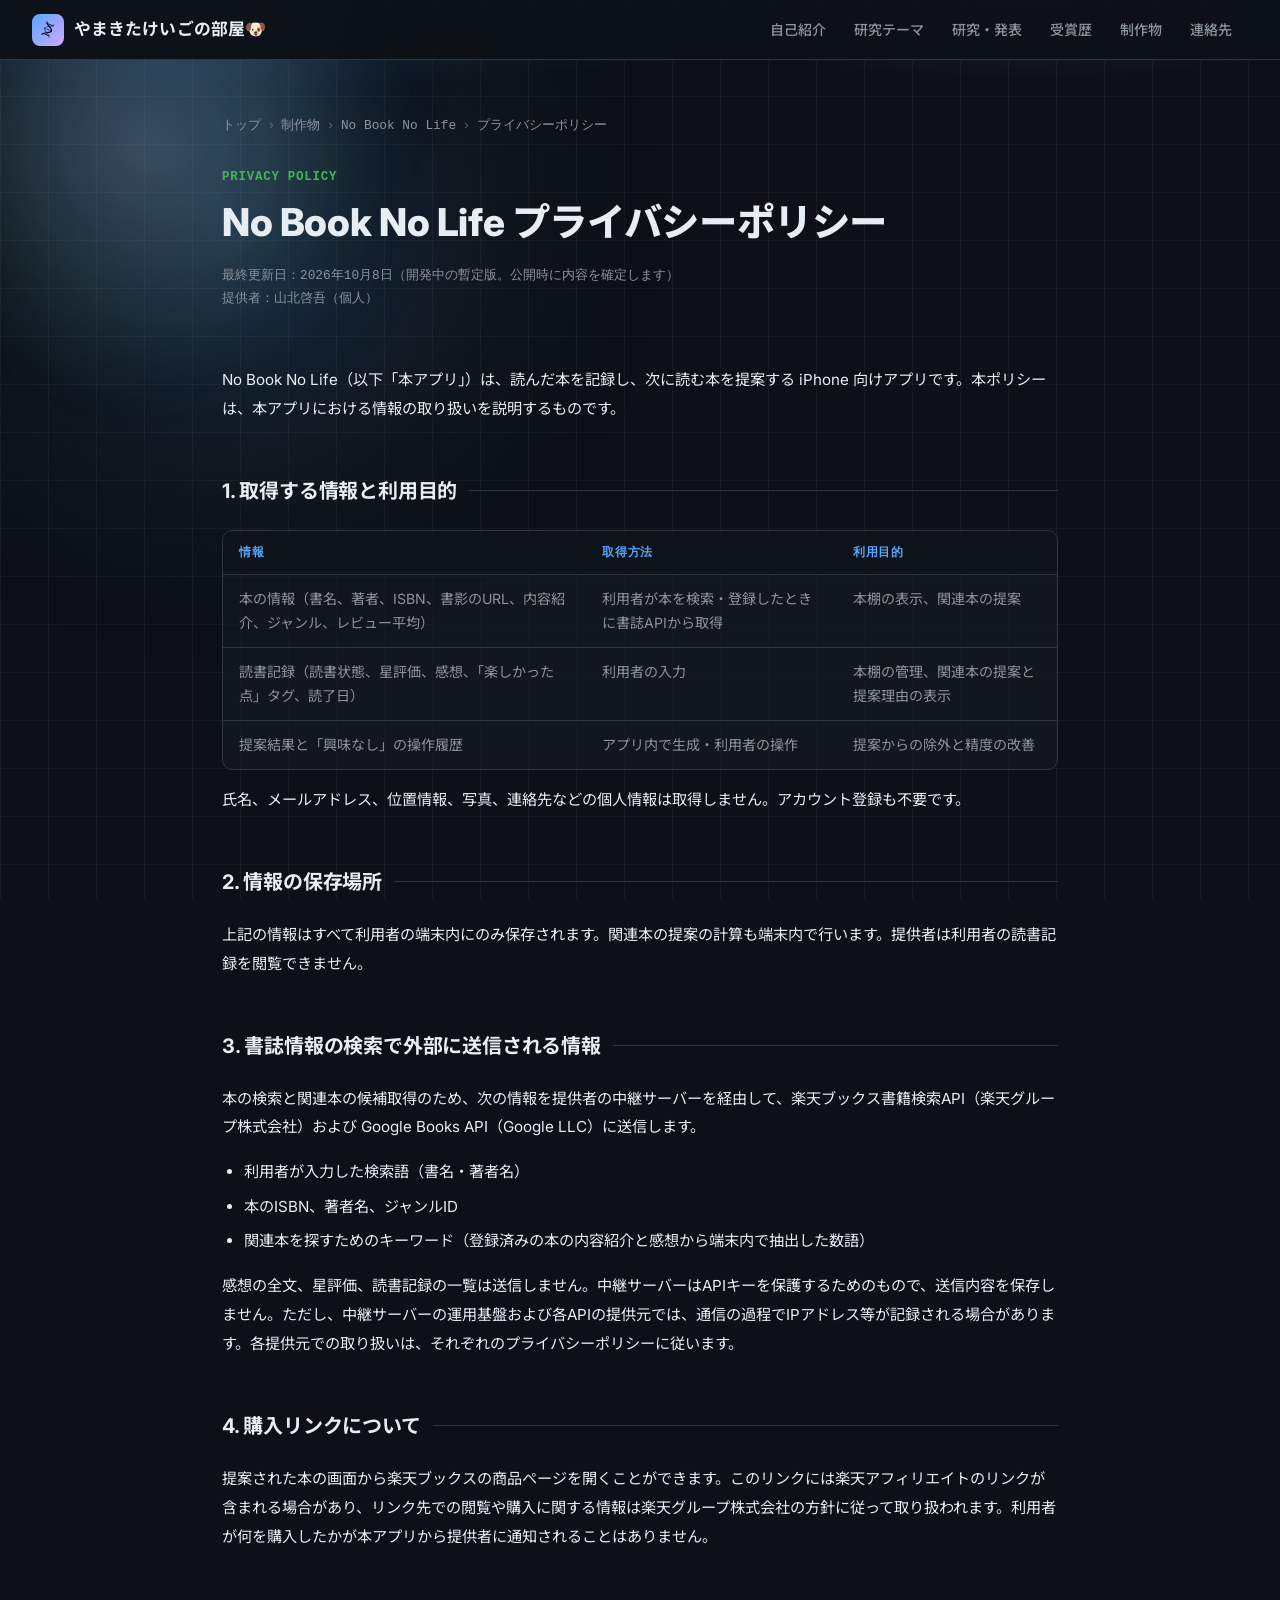
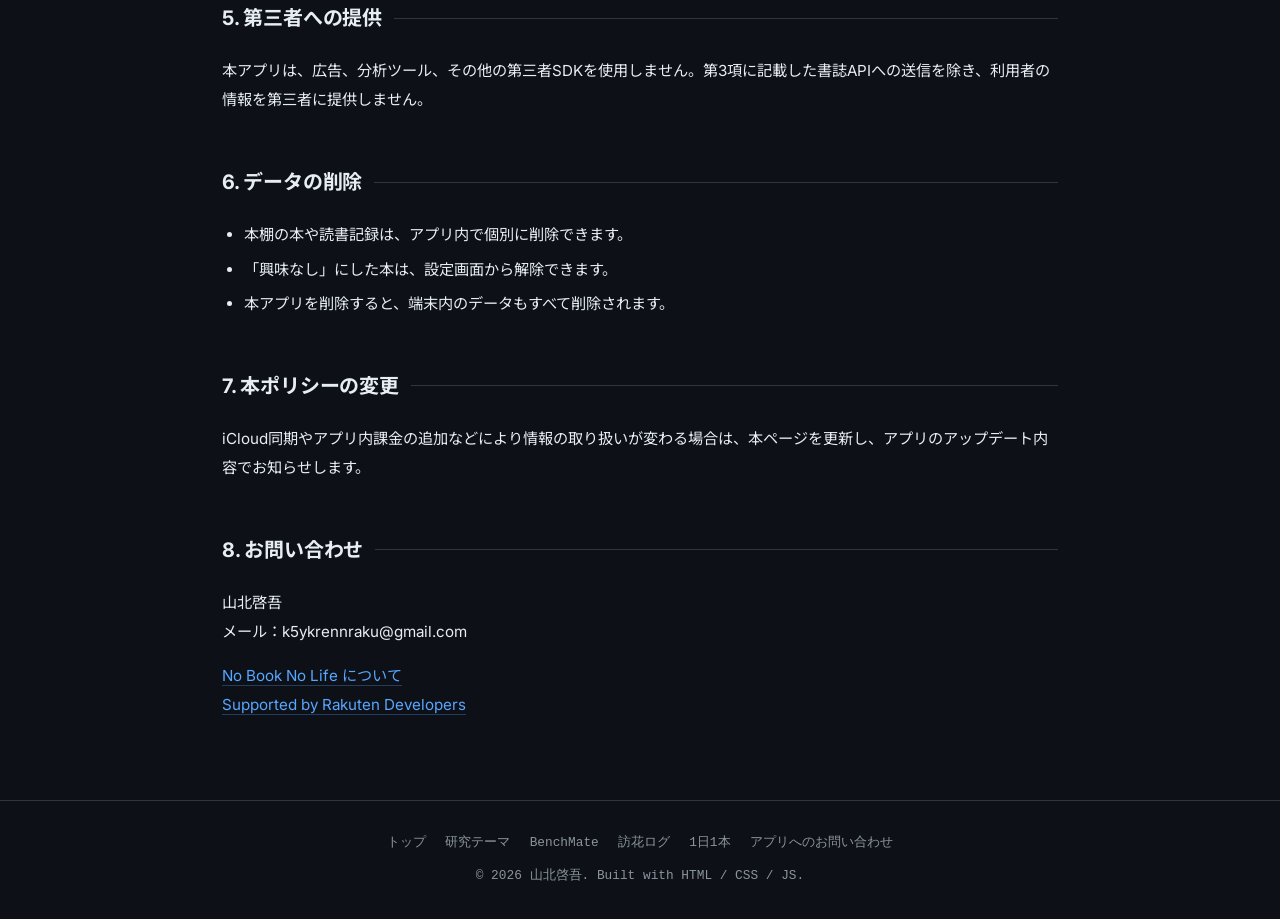
<file: nobooknolife/privacy.html>
<!DOCTYPE html>
<html lang="ja">
<head>
  <meta charset="UTF-8">
  <meta name="viewport" content="width=device-width, initial-scale=1.0">
  <meta name="robots" content="noindex">
  <title>No Book No Life プライバシーポリシー｜山北啓吾</title>
  <meta name="description" content="iPhone 向け読書記録アプリ「No Book No Life」のプライバシーポリシー。">
  <meta name="author" content="山北啓吾 Keigo Yamakita">
  <link rel="icon" type="image/svg+xml" href="/images/favicon.svg">
  <link rel="icon" type="image/png" sizes="32x32" href="/images/favicon-32.png">
  <link rel="apple-touch-icon" href="/images/apple-touch-icon.png">

  <link rel="preconnect" href="https://fonts.googleapis.com">
  <link rel="preconnect" href="https://fonts.gstatic.com" crossorigin>
  <link rel="preload" as="style" href="https://fonts.googleapis.com/css2?family=Inter:wght@400;500;600;700;800&family=Noto+Sans+JP:wght@400;500;600;700;900&display=swap" onload="this.onload=null;this.rel='stylesheet'">
  <noscript><link href="https://fonts.googleapis.com/css2?family=Inter:wght@400;500;600;700;800&family=Noto+Sans+JP:wght@400;500;600;700;900&display=swap" rel="stylesheet"></noscript>
  <link rel="stylesheet" href="/css/style.css?v=20261014b">
  <link rel="stylesheet" href="/css/sub.css?v=20261014c">
</head>
<body>

  <canvas id="bg-canvas" aria-hidden="true"></canvas>
  <nav class="nav">
    <a href="/" class="nav-logo">
      <span class="nav-logo-mark" aria-hidden="true">
        <svg viewBox="0 0 24 24" width="18" height="18" fill="none" xmlns="http://www.w3.org/2000/svg">
          <g transform="rotate(22 12 11.5)">
            <path d="M7 2.5C7 6.5 17 7.5 17 11.5C17 15.5 7 16.5 7 20.5" stroke="#0d1117" stroke-width="1.6" stroke-linecap="round"/>
            <path d="M17 2.5C17 6.5 7 7.5 7 11.5C7 15.5 17 16.5 17 20.5" stroke="#0d1117" stroke-width="1.6" stroke-linecap="round" opacity="0.5"/>
            <line x1="7.6" y1="4.3" x2="16.4" y2="4.3" stroke="#0d1117" stroke-width="1.3" stroke-linecap="round"/>
            <line x1="7" y1="11.5" x2="17" y2="11.5" stroke="#0d1117" stroke-width="1.3" stroke-linecap="round" opacity="0.6"/>
            <line x1="7.6" y1="18.7" x2="16.4" y2="18.7" stroke="#0d1117" stroke-width="1.3" stroke-linecap="round"/>
          </g>
        </svg>
      </span>
      <span class="nav-logo-name">やまきたけいご<span class="nav-logo-sub">の部屋🐶</span></span>
    </a>
    <ul class="nav-links">
      <li><a href="/#about">自己紹介</a></li>
      <li><a href="/research/" target="_blank" rel="noopener">研究テーマ</a></li>
      <li><a href="/#research">研究・発表</a></li>
      <li><a href="/#awards">受賞歴</a></li>
      <li><a href="/#works">制作物</a></li>
      <li><a href="/#contact">連絡先</a></li>
    </ul>
    <div class="nav-actions">
      <button class="nav-toggle" aria-label="メニューを開く">
        <span></span><span></span><span></span>
      </button>
    </div>
  </nav>

  <main class="page">
    <section class="section">
      <div class="container">
        <nav class="breadcrumb" aria-label="パンくずリスト">
          <ol>
          <li><a href="/">トップ</a></li>
          <li><a href="/#works">制作物</a></li>
          <li><a href="/nobooknolife/" target="_blank" rel="noopener">No Book No Life</a></li>
          <li aria-current="page">プライバシーポリシー</li>
          </ol>
        </nav>
        <header class="page-head">
          <p class="page-label">PRIVACY POLICY</p>
          <h1 class="page-title">No Book No Life プライバシーポリシー</h1>
          <p class="page-meta">最終更新日：2026年10月8日（開発中の暫定版。公開時に内容を確定します）<br>提供者：山北啓吾（個人）</p>
        </header>

        <div class="prose page-block">
            <p>No Book No Life（以下「本アプリ」）は、読んだ本を記録し、次に読む本を提案する iPhone 向けアプリです。本ポリシーは、本アプリにおける情報の取り扱いを説明するものです。</p>

            <h2>1. 取得する情報と利用目的</h2>
            <div class="table-wrap"><table>
              <tr><th>情報</th><th>取得方法</th><th>利用目的</th></tr>
              <tr><td>本の情報（書名、著者、ISBN、書影のURL、内容紹介、ジャンル、レビュー平均）</td><td>利用者が本を検索・登録したときに書誌APIから取得</td><td>本棚の表示、関連本の提案</td></tr>
              <tr><td>読書記録（読書状態、星評価、感想、「楽しかった点」タグ、読了日）</td><td>利用者の入力</td><td>本棚の管理、関連本の提案と提案理由の表示</td></tr>
              <tr><td>提案結果と「興味なし」の操作履歴</td><td>アプリ内で生成・利用者の操作</td><td>提案からの除外と精度の改善</td></tr>
            </table></div>
            <p>氏名、メールアドレス、位置情報、写真、連絡先などの個人情報は取得しません。アカウント登録も不要です。</p>

            <h2>2. 情報の保存場所</h2>
            <p>上記の情報はすべて利用者の端末内にのみ保存されます。関連本の提案の計算も端末内で行います。提供者は利用者の読書記録を閲覧できません。</p>

            <h2>3. 書誌情報の検索で外部に送信される情報</h2>
            <p>本の検索と関連本の候補取得のため、次の情報を提供者の中継サーバーを経由して、楽天ブックス書籍検索API（楽天グループ株式会社）および Google Books API（Google LLC）に送信します。</p>
            <ul>
              <li>利用者が入力した検索語（書名・著者名）</li>
              <li>本のISBN、著者名、ジャンルID</li>
              <li>関連本を探すためのキーワード（登録済みの本の内容紹介と感想から端末内で抽出した数語）</li>
            </ul>
            <p>感想の全文、星評価、読書記録の一覧は送信しません。中継サーバーはAPIキーを保護するためのもので、送信内容を保存しません。ただし、中継サーバーの運用基盤および各APIの提供元では、通信の過程でIPアドレス等が記録される場合があります。各提供元での取り扱いは、それぞれのプライバシーポリシーに従います。</p>

            <h2>4. 購入リンクについて</h2>
            <p>提案された本の画面から楽天ブックスの商品ページを開くことができます。このリンクには楽天アフィリエイトのリンクが含まれる場合があり、リンク先での閲覧や購入に関する情報は楽天グループ株式会社の方針に従って取り扱われます。利用者が何を購入したかが本アプリから提供者に通知されることはありません。</p>

            <h2>5. 第三者への提供</h2>
            <p>本アプリは、広告、分析ツール、その他の第三者SDKを使用しません。第3項に記載した書誌APIへの送信を除き、利用者の情報を第三者に提供しません。</p>

            <h2>6. データの削除</h2>
            <ul>
              <li>本棚の本や読書記録は、アプリ内で個別に削除できます。</li>
              <li>「興味なし」にした本は、設定画面から解除できます。</li>
              <li>本アプリを削除すると、端末内のデータもすべて削除されます。</li>
            </ul>

            <h2>7. 本ポリシーの変更</h2>
            <p>iCloud同期やアプリ内課金の追加などにより情報の取り扱いが変わる場合は、本ページを更新し、アプリのアップデート内容でお知らせします。</p>

            <h2>8. お問い合わせ</h2>
            <p>山北啓吾<br>メール：k5ykrennraku@gmail.com</p>

            <p class="meta"><a href="index.html">No Book No Life について</a><br>
            <!-- Rakuten Web Services Attribution Snippet FROM HERE -->
            <a href="https://developers.rakuten.com/" target="_blank">Supported by Rakuten Developers</a>
            <!-- Rakuten Web Services Attribution Snippet TO HERE -->
            </p>
        </div>

      </div>
    </section>
  </main>

  <footer class="footer">
    <nav class="footer-nav" aria-label="サイト内のページ">
      <a href="/">トップ</a>
      <a href="/research/" target="_blank" rel="noopener">研究テーマ</a>
      <a href="/benchmate/" target="_blank" rel="noopener">BenchMate</a>
      <a href="/houkalog/" target="_blank" rel="noopener">訪花ログ</a>
      <a href="/paperaday/" target="_blank" rel="noopener">1日1本</a>
      <a href="/contact/" target="_blank" rel="noopener">アプリへのお問い合わせ</a>
    </nav>
    <p>&copy; 2026 山北啓吾. Built with HTML / CSS / JS.</p>
  </footer>

  <button id="backToTop" class="back-to-top" aria-label="トップへ戻る" title="トップへ戻る">
    <svg viewBox="0 0 24 24" width="20" height="20" fill="none" xmlns="http://www.w3.org/2000/svg" aria-hidden="true">
      <path d="M12 19V5M12 5L5 12M12 5L19 12" stroke="currentColor" stroke-width="2" stroke-linecap="round" stroke-linejoin="round"/>
    </svg>
  </button>

  <script src="/js/sub.js?v=20261014c"></script>
  <script src="/js/bg.js?v=20260919b"></script>
</body>
</html>
</file>
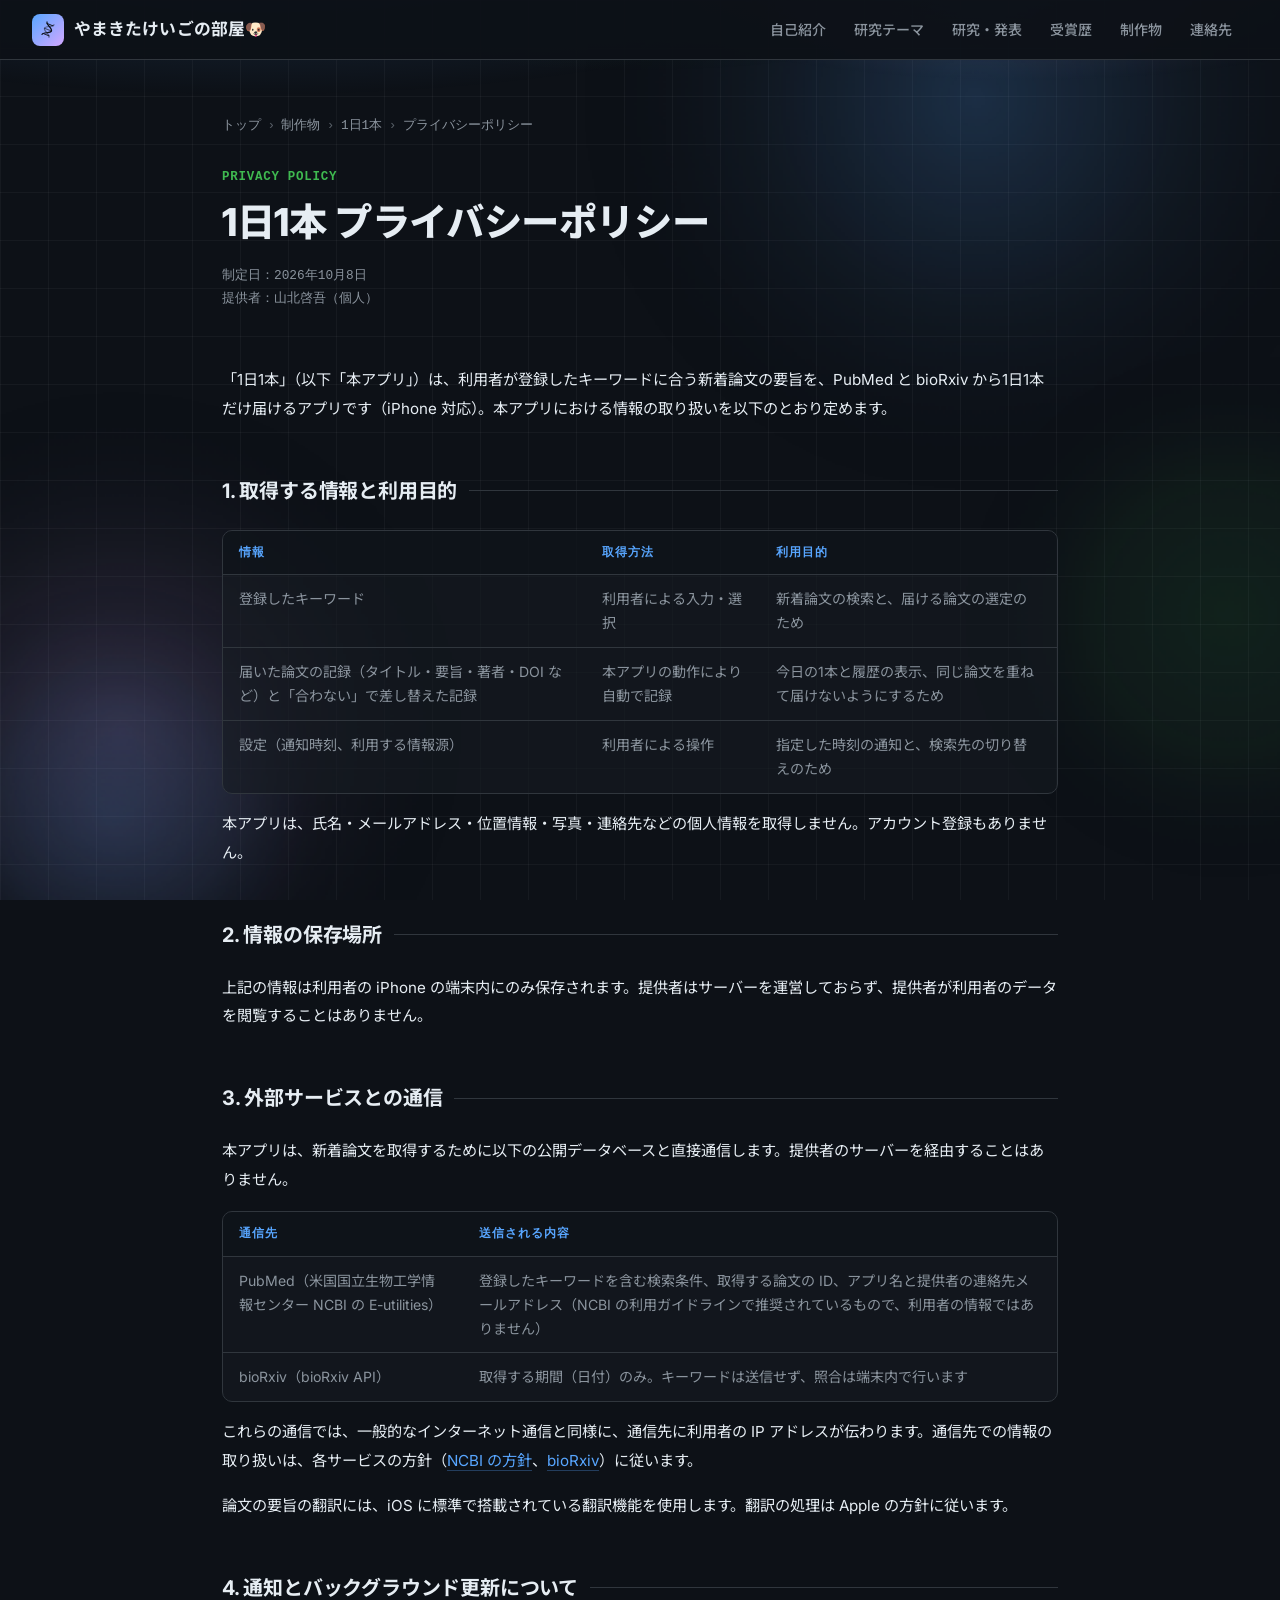
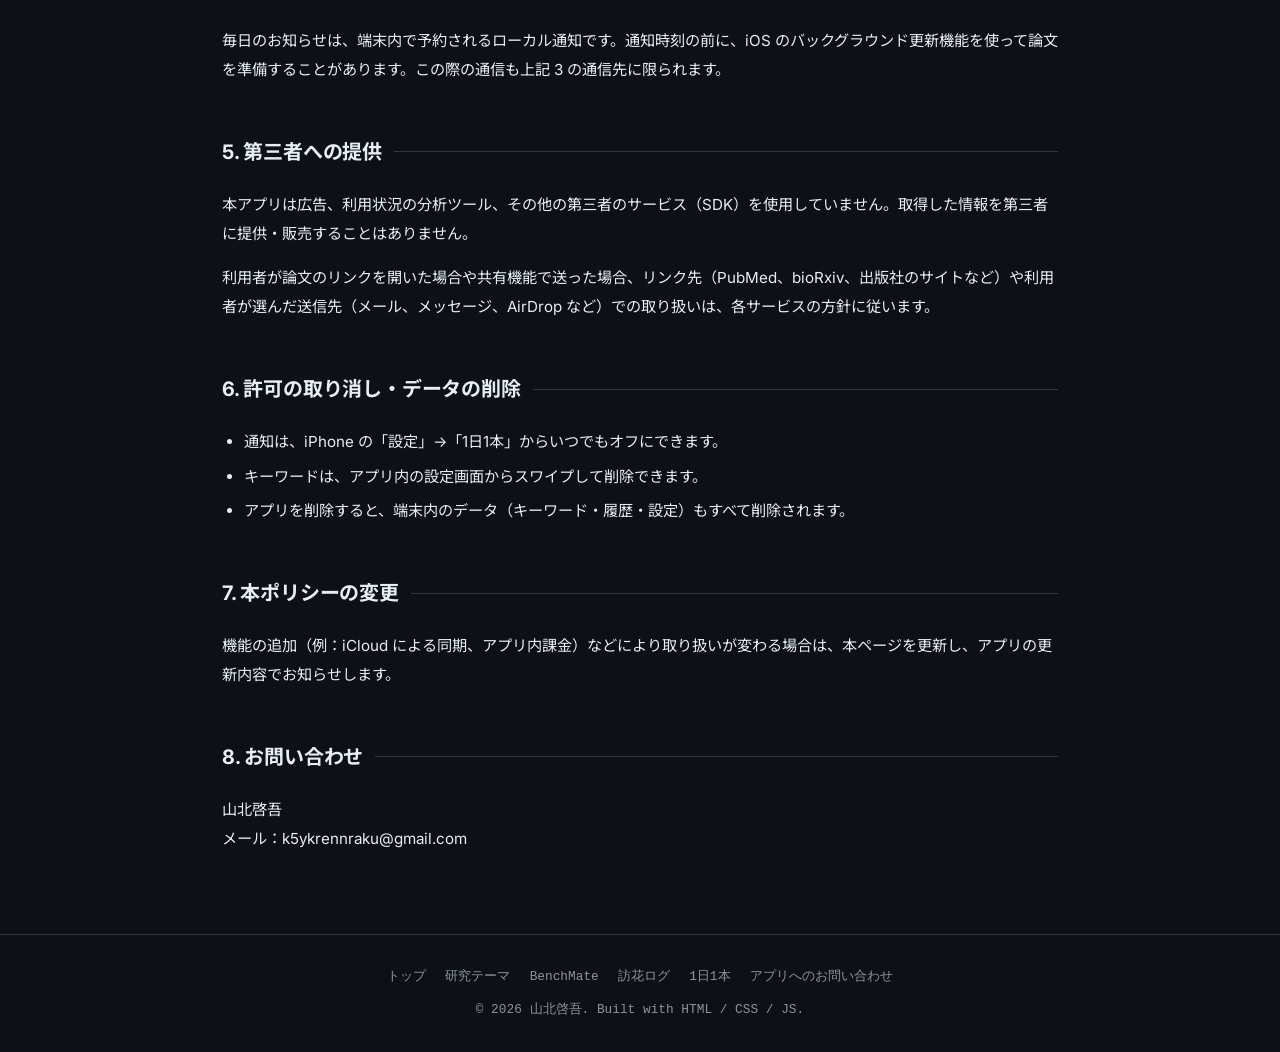
<file: paperaday/privacy.html>
<!DOCTYPE html>
<html lang="ja">
<head>
  <meta charset="UTF-8">
  <meta name="viewport" content="width=device-width, initial-scale=1.0">
  <title>1日1本 プライバシーポリシー｜山北啓吾</title>
  <meta name="description" content="iPhone アプリ「1日1本」のプライバシーポリシー。取得する情報、PubMed・bioRxiv との通信、保存場所などを説明しています。">
  <meta name="author" content="山北啓吾 Keigo Yamakita">
  <link rel="canonical" href="https://keigoyamakita.com/paperaday/privacy.html">
  <meta property="og:type" content="article">
  <meta property="og:url" content="https://keigoyamakita.com/paperaday/privacy.html">
  <meta property="og:title" content="1日1本 プライバシーポリシー｜山北啓吾">
  <meta property="og:description" content="iPhone アプリ「1日1本」のプライバシーポリシー。取得する情報、PubMed・bioRxiv との通信、保存場所などを説明しています。">
  <meta property="og:image" content="https://keigoyamakita.com/images/ogp/ogp-paperaday.png?v=20261014">
  <meta property="og:locale" content="ja_JP">
  <meta name="twitter:card" content="summary_large_image">
  <meta name="twitter:title" content="1日1本 プライバシーポリシー｜山北啓吾">
  <meta name="twitter:description" content="iPhone アプリ「1日1本」のプライバシーポリシー。取得する情報、PubMed・bioRxiv との通信、保存場所などを説明しています。">
  <meta name="twitter:image" content="https://keigoyamakita.com/images/ogp/ogp-paperaday.png?v=20261014">
  <link rel="icon" type="image/svg+xml" href="/images/favicon.svg">
  <link rel="icon" type="image/png" sizes="32x32" href="/images/favicon-32.png">
  <link rel="apple-touch-icon" href="/images/apple-touch-icon.png">
  <script type="application/ld+json">
{
  "@context": "https://schema.org",
  "@type": "BreadcrumbList",
  "itemListElement": [
    {
      "@type": "ListItem",
      "position": 1,
      "name": "トップ",
      "item": "https://keigoyamakita.com/"
    },
    {
      "@type": "ListItem",
      "position": 2,
      "name": "制作物",
      "item": "https://keigoyamakita.com/#works"
    },
    {
      "@type": "ListItem",
      "position": 3,
      "name": "1日1本",
      "item": "https://keigoyamakita.com/paperaday/"
    },
    {
      "@type": "ListItem",
      "position": 4,
      "name": "プライバシーポリシー",
      "item": "https://keigoyamakita.com/paperaday/privacy.html"
    }
  ]
}
  </script>
  <link rel="preconnect" href="https://fonts.googleapis.com">
  <link rel="preconnect" href="https://fonts.gstatic.com" crossorigin>
  <link rel="preload" as="style" href="https://fonts.googleapis.com/css2?family=Inter:wght@400;500;600;700;800&family=Noto+Sans+JP:wght@400;500;600;700;900&display=swap" onload="this.onload=null;this.rel='stylesheet'">
  <noscript><link href="https://fonts.googleapis.com/css2?family=Inter:wght@400;500;600;700;800&family=Noto+Sans+JP:wght@400;500;600;700;900&display=swap" rel="stylesheet"></noscript>
  <link rel="stylesheet" href="/css/style.css?v=20261014b">
  <link rel="stylesheet" href="/css/sub.css?v=20261014c">
</head>
<body>

  <canvas id="bg-canvas" aria-hidden="true"></canvas>
  <nav class="nav">
    <a href="/" class="nav-logo">
      <span class="nav-logo-mark" aria-hidden="true">
        <svg viewBox="0 0 24 24" width="18" height="18" fill="none" xmlns="http://www.w3.org/2000/svg">
          <g transform="rotate(22 12 11.5)">
            <path d="M7 2.5C7 6.5 17 7.5 17 11.5C17 15.5 7 16.5 7 20.5" stroke="#0d1117" stroke-width="1.6" stroke-linecap="round"/>
            <path d="M17 2.5C17 6.5 7 7.5 7 11.5C7 15.5 17 16.5 17 20.5" stroke="#0d1117" stroke-width="1.6" stroke-linecap="round" opacity="0.5"/>
            <line x1="7.6" y1="4.3" x2="16.4" y2="4.3" stroke="#0d1117" stroke-width="1.3" stroke-linecap="round"/>
            <line x1="7" y1="11.5" x2="17" y2="11.5" stroke="#0d1117" stroke-width="1.3" stroke-linecap="round" opacity="0.6"/>
            <line x1="7.6" y1="18.7" x2="16.4" y2="18.7" stroke="#0d1117" stroke-width="1.3" stroke-linecap="round"/>
          </g>
        </svg>
      </span>
      <span class="nav-logo-name">やまきたけいご<span class="nav-logo-sub">の部屋🐶</span></span>
    </a>
    <ul class="nav-links">
      <li><a href="/#about">自己紹介</a></li>
      <li><a href="/research/" target="_blank" rel="noopener">研究テーマ</a></li>
      <li><a href="/#research">研究・発表</a></li>
      <li><a href="/#awards">受賞歴</a></li>
      <li><a href="/#works">制作物</a></li>
      <li><a href="/#contact">連絡先</a></li>
    </ul>
    <div class="nav-actions">
      <button class="nav-toggle" aria-label="メニューを開く">
        <span></span><span></span><span></span>
      </button>
    </div>
  </nav>

  <main class="page">
    <section class="section">
      <div class="container">
        <nav class="breadcrumb" aria-label="パンくずリスト">
          <ol>
          <li><a href="/">トップ</a></li>
          <li><a href="/#works">制作物</a></li>
          <li><a href="/paperaday/" target="_blank" rel="noopener">1日1本</a></li>
          <li aria-current="page">プライバシーポリシー</li>
          </ol>
        </nav>
        <header class="page-head">
          <p class="page-label">PRIVACY POLICY</p>
          <h1 class="page-title">1日1本 プライバシーポリシー</h1>
          <p class="page-meta">制定日：2026年10月8日<br>提供者：山北啓吾（個人）</p>
        </header>

        <div class="prose page-block">
            <p>「1日1本」（以下「本アプリ」）は、利用者が登録したキーワードに合う新着論文の要旨を、PubMed と bioRxiv から1日1本だけ届けるアプリです（iPhone 対応）。本アプリにおける情報の取り扱いを以下のとおり定めます。</p>

            <h2>1. 取得する情報と利用目的</h2>
            <div class="table-wrap"><table>
              <tr><th>情報</th><th>取得方法</th><th>利用目的</th></tr>
              <tr><td>登録したキーワード</td><td>利用者による入力・選択</td><td>新着論文の検索と、届ける論文の選定のため</td></tr>
              <tr><td>届いた論文の記録（タイトル・要旨・著者・DOI など）と「合わない」で差し替えた記録</td><td>本アプリの動作により自動で記録</td><td>今日の1本と履歴の表示、同じ論文を重ねて届けないようにするため</td></tr>
              <tr><td>設定（通知時刻、利用する情報源）</td><td>利用者による操作</td><td>指定した時刻の通知と、検索先の切り替えのため</td></tr>
            </table></div>
            <p>本アプリは、氏名・メールアドレス・位置情報・写真・連絡先などの個人情報を取得しません。アカウント登録もありません。</p>

            <h2>2. 情報の保存場所</h2>
            <p>上記の情報は利用者の iPhone の端末内にのみ保存されます。提供者はサーバーを運営しておらず、提供者が利用者のデータを閲覧することはありません。</p>

            <h2>3. 外部サービスとの通信</h2>
            <p>本アプリは、新着論文を取得するために以下の公開データベースと直接通信します。提供者のサーバーを経由することはありません。</p>
            <div class="table-wrap"><table>
              <tr><th>通信先</th><th>送信される内容</th></tr>
              <tr><td>PubMed（米国国立生物工学情報センター NCBI の E-utilities）</td><td>登録したキーワードを含む検索条件、取得する論文の ID、アプリ名と提供者の連絡先メールアドレス（NCBI の利用ガイドラインで推奨されているもので、利用者の情報ではありません）</td></tr>
              <tr><td>bioRxiv（bioRxiv API）</td><td>取得する期間（日付）のみ。キーワードは送信せず、照合は端末内で行います</td></tr>
            </table></div>
            <p>これらの通信では、一般的なインターネット通信と同様に、通信先に利用者の IP アドレスが伝わります。通信先での情報の取り扱いは、各サービスの方針（<a href="https://www.ncbi.nlm.nih.gov/home/about/policies/">NCBI の方針</a>、<a href="https://www.biorxiv.org/">bioRxiv</a>）に従います。</p>

            <p>論文の要旨の翻訳には、iOS に標準で搭載されている翻訳機能を使用します。翻訳の処理は Apple の方針に従います。</p>

            <h2>4. 通知とバックグラウンド更新について</h2>
            <p>毎日のお知らせは、端末内で予約されるローカル通知です。通知時刻の前に、iOS のバックグラウンド更新機能を使って論文を準備することがあります。この際の通信も上記 3 の通信先に限られます。</p>

            <h2>5. 第三者への提供</h2>
            <p>本アプリは広告、利用状況の分析ツール、その他の第三者のサービス（SDK）を使用していません。取得した情報を第三者に提供・販売することはありません。</p>
            <p>利用者が論文のリンクを開いた場合や共有機能で送った場合、リンク先（PubMed、bioRxiv、出版社のサイトなど）や利用者が選んだ送信先（メール、メッセージ、AirDrop など）での取り扱いは、各サービスの方針に従います。</p>

            <h2>6. 許可の取り消し・データの削除</h2>
            <ul>
              <li>通知は、iPhone の「設定」→「1日1本」からいつでもオフにできます。</li>
              <li>キーワードは、アプリ内の設定画面からスワイプして削除できます。</li>
              <li>アプリを削除すると、端末内のデータ（キーワード・履歴・設定）もすべて削除されます。</li>
            </ul>

            <h2>7. 本ポリシーの変更</h2>
            <p>機能の追加（例：iCloud による同期、アプリ内課金）などにより取り扱いが変わる場合は、本ページを更新し、アプリの更新内容でお知らせします。</p>

            <h2>8. お問い合わせ</h2>
            <p>山北啓吾<br>メール：k5ykrennraku@gmail.com</p>
        </div>

      </div>
    </section>
  </main>

  <footer class="footer">
    <nav class="footer-nav" aria-label="サイト内のページ">
      <a href="/">トップ</a>
      <a href="/research/" target="_blank" rel="noopener">研究テーマ</a>
      <a href="/benchmate/" target="_blank" rel="noopener">BenchMate</a>
      <a href="/houkalog/" target="_blank" rel="noopener">訪花ログ</a>
      <a href="/paperaday/" target="_blank" rel="noopener">1日1本</a>
      <a href="/contact/" target="_blank" rel="noopener">アプリへのお問い合わせ</a>
    </nav>
    <p>&copy; 2026 山北啓吾. Built with HTML / CSS / JS.</p>
  </footer>

  <button id="backToTop" class="back-to-top" aria-label="トップへ戻る" title="トップへ戻る">
    <svg viewBox="0 0 24 24" width="20" height="20" fill="none" xmlns="http://www.w3.org/2000/svg" aria-hidden="true">
      <path d="M12 19V5M12 5L5 12M12 5L19 12" stroke="currentColor" stroke-width="2" stroke-linecap="round" stroke-linejoin="round"/>
    </svg>
  </button>

  <script src="/js/sub.js?v=20261014c"></script>
  <script src="/js/bg.js?v=20260919b"></script>
</body>
</html>
</file>
<file: css/style.css>
/* ===========================
   Reset & Base
=========================== */
*, *::before, *::after { box-sizing: border-box; margin: 0; padding: 0; }

:root {
  --bg:      #0d1117;
  --bg2:     #161b22;
  --bg3:     #21262d;
  --border:  #30363d;
  --text:    #e6edf3;
  --text2:   #8b949e;
  --accent:  #58a6ff;
  --accent2: #3fb950;
  --accent3: #d2a8ff;

  --font-sans: 'Inter', 'Noto Sans JP', -apple-system, sans-serif;
  --font-mono: 'SFMono-Regular', Consolas, monospace;
}

html { scroll-behavior: smooth; }

body {
  font-family: var(--font-sans);
  background: var(--bg);
  color: var(--text);
  line-height: 1.6;
  -webkit-font-smoothing: antialiased;
}

/* 格子グリッド */
body::before {
  content: '';
  position: fixed;
  inset: 0;
  background-image:
    linear-gradient(rgba(255,255,255,0.04) 1px, transparent 1px),
    linear-gradient(90deg, rgba(255,255,255,0.04) 1px, transparent 1px);
  background-size: 48px 48px;
  pointer-events: none;
  z-index: 0;
}

/* ページ上部オーロラ */
body::after {
  content: '';
  position: fixed;
  top: 0;
  left: 0;
  right: 0;
  height: 480px;
  background:
    radial-gradient(ellipse 80% 50% at 20% -10%, rgba(88,166,255,0.18) 0%, transparent 60%),
    radial-gradient(ellipse 60% 40% at 80% -5%,  rgba(210,168,255,0.14) 0%, transparent 55%),
    radial-gradient(ellipse 50% 30% at 50%  0%,  rgba(63,185,80,0.07)  0%, transparent 50%);
  pointer-events: none;
  z-index: 0;
}

main, nav, footer { position: relative; z-index: 1; }

#bg-canvas {
  position: fixed;
  inset: 0;
  width: 100%;
  height: 100%;
  z-index: 0;
  pointer-events: none;
}

a { color: inherit; text-decoration: none; }
ul { list-style: none; }

/* ===========================
   Layout
=========================== */
.container {
  max-width: 900px;
  margin: 0 auto;
  padding: 0 2rem;
}

.section { padding: 5rem 0; }

.section-alt {
  background: rgba(22, 27, 34, 0.6);
  border-top: 1px solid var(--border);
  border-bottom: 1px solid var(--border);
}

/* ===========================
   Section Title
=========================== */
.section-title {
  font-size: 1.6rem;
  font-weight: 700;
  letter-spacing: -0.01em;
  margin-bottom: 0.4rem;
  display: flex;
  align-items: center;
  gap: 0.75rem;
}
.section-title::after {
  content: '';
  flex: 1;
  height: 1px;
  background: var(--border);
}

.section-sub {
  color: var(--text2);
  font-size: 0.875rem;
  margin-bottom: 2.5rem;
}

/* ===========================
   Buttons
=========================== */
.btn {
  display: inline-flex;
  align-items: center;
  padding: 0.6rem 1.4rem;
  border-radius: 8px;
  font-size: 0.9rem;
  font-weight: 600;
  cursor: pointer;
  border: none;
  transition: all 0.2s;
}
.btn-primary { background: var(--accent); color: #0d1117; }
.btn-primary:hover { background: #79c0ff; }
.btn-outline { background: transparent; color: var(--text); border: 1px solid var(--border); }
.btn-outline:hover { border-color: var(--accent); color: var(--accent); }
.btn-group { display: flex; gap: 0.75rem; flex-wrap: wrap; }

/* ===========================
   Nav
=========================== */
.nav {
  position: fixed;
  top: 0; left: 0; right: 0;
  z-index: 100;
  height: 60px;
  display: flex;
  align-items: center;
  justify-content: space-between;
  padding: 0 2rem;
  background: rgba(13, 17, 23, 0.96);
  border-bottom: 1px solid var(--border);
}
.nav-logo {
  display: flex;
  align-items: center;
  gap: 0.6rem;
  text-decoration: none;
}

.nav-logo-mark {
  display: inline-flex;
  align-items: center;
  justify-content: center;
  width: 32px;
  height: 32px;
  border-radius: 8px;
  background: linear-gradient(135deg, var(--accent), var(--accent3));
  color: #0d1117;
  font-size: 0.75rem;
  font-weight: 800;
  letter-spacing: 0.02em;
  flex-shrink: 0;
}

.nav-logo-name {
  font-size: 1.05rem;
  font-weight: 700;
  color: var(--text);
  letter-spacing: 0.01em;
}
.nav-logo-sub {
  font-size: inherit;
  font-weight: inherit;
  color: inherit;
  margin-left: 0;
}
.nav-links { display: flex; gap: 1.75rem; }
.nav-links > li > a {
  font-size: 0.875rem;
  font-weight: 500;
  color: var(--text2);
  transition: color 0.2s;
  position: relative;
  padding-bottom: 3px;
}
.nav-links > li > a::after {
  content: '';
  position: absolute;
  left: 0;
  bottom: 0;
  width: 0;
  height: 1px;
  background: var(--accent);
  transition: width 0.25s ease;
}
.nav-links > li > a:hover { color: var(--accent); }
.nav-links > li > a:hover::after { width: 100%; }

/* ドロップダウン */
.nav-item-dropdown { position: relative; }

/* トリガーとパネルの間の見た目の余白（12px）はホバー判定上は「隙間」になってしまい、
   マウスを斜めに動かすとホバーが途切れてメニューが閉じてしまう。
   透明な橋渡し要素でその隙間もホバー範囲に含める。 */
.nav-item-dropdown::after {
  content: '';
  position: absolute;
  top: 100%;
  left: 0;
  right: 0;
  height: 12px;
}

.nav-caret {
  font-size: 0.65rem;
  opacity: 0.6;
  transition: transform 0.2s;
  display: inline-block;
}
.nav-item-dropdown:hover .nav-caret { transform: rotate(180deg); }

.nav-dropdown {
  display: none;
  position: absolute;
  top: calc(100% + 12px);
  left: 50%;
  transform: translateX(-50%);
  background: rgba(22, 27, 34, 0.92);
  backdrop-filter: blur(16px);
  border: 1px solid var(--border);
  border-radius: 10px;
  padding: 0.4rem;
  min-width: 140px;
  white-space: nowrap;
  z-index: 200;
  box-shadow: 0 8px 32px rgba(0,0,0,0.4);
}

.nav-item-dropdown:hover .nav-dropdown { display: block; }

.nav-dropdown li a {
  display: block;
  padding: 0.5rem 0.85rem;
  border-radius: 6px;
  font-size: 0.82rem;
  font-weight: 500;
  color: var(--text2);
  transition: background 0.15s, color 0.15s;
}
.nav-dropdown li a:hover {
  background: rgba(255,255,255,0.06);
  color: var(--text);
}

.nav-toggle {
  display: none;
  flex-direction: column;
  gap: 5px;
  background: none;
  border: none;
  cursor: pointer;
  padding: 4px;
  z-index: 101;
}
.nav-toggle span {
  display: block; width: 22px; height: 2px;
  background: var(--text); border-radius: 2px; transition: all 0.2s;
}

/* ===========================
   Hero
=========================== */
.hero {
  display: flex;
  align-items: center;
  padding: 120px 0 5rem;
  position: relative;
  overflow: hidden;
}

.hero .container { position: relative; z-index: 1; max-width: 1160px; }
.hero-inner {
  display: grid;
  grid-template-columns: 1fr auto;
  gap: 4rem;
  align-items: center;
  width: 100%;
}
.hero-label {
  display: flex;
  flex-wrap: wrap;
  align-items: center;
  gap: 0.55rem;
  font-size: 0.78rem;
  color: var(--text2);
  letter-spacing: 0.06em;
  text-transform: uppercase;
  margin-bottom: 0.85rem;
  font-family: var(--font-mono);
}
.hl-node {
  color: var(--text);
  font-weight: 600;
}
.hl-connector {
  position: relative;
  display: inline-block;
  width: 30px;
  height: 6px;
  flex-shrink: 0;
}
.hl-connector::before {
  content: '';
  position: absolute;
  left: 0; right: 0; top: 50%;
  height: 1px;
  background: var(--border);
  transform: translateY(-50%);
}
.hl-connector::after {
  content: '';
  position: absolute;
  left: 50%; top: 50%;
  width: 5px; height: 5px;
  border-radius: 50%;
  background: var(--accent);
  transform: translate(-50%, -50%);
}
@media (max-width: 640px) {
  .hero-label { font-size: 0.68rem; gap: 0.4rem; }
  .hl-connector { width: 18px; }
}
.hero-inner h1 {
  font-size: clamp(2rem, 5vw, 3.2rem);
  font-weight: 700;
  line-height: 1.15;
  letter-spacing: -0.02em;
  margin-bottom: 0.85rem;
}
.hero-name-sub {
  display: inline-block;
  color: var(--text2);
  font-size: 0.65em;
  font-weight: 600;
  margin-top: 0.35rem;
}
.name-ruby {
  ruby-position: over;
}
.name-ruby rt {
  font-size: 0.3em;
  font-weight: 900;
  color: var(--text2);
  letter-spacing: 0.08em;
  user-select: none;
}
.hero-sub {
  font-size: 0.95rem;
  color: var(--accent3);
  margin-bottom: 1.25rem;
  font-weight: 500;
  line-height: 1.6;
}
.hero-sub-link {
  color: inherit;
  text-decoration: none;
  border-bottom: 1px solid rgba(210, 168, 255, 0.35);
  transition: border-color 0.2s, color 0.2s;
}
.hero-sub-link:hover {
  color: #e8c8ff;
  border-bottom-color: var(--accent3);
}

.hero-desc {
  color: var(--text2);
  font-size: 0.9rem;
  max-width: 540px;
  margin-bottom: 2rem;
  line-height: 1.8;
}
.avatar {
  width: 200px; height: 200px;
  border-radius: 50%;
  background: var(--bg3);
  border: 2px solid var(--border);
  display: flex; align-items: center; justify-content: center;
  font-size: 4rem;
  flex-shrink: 0;
  overflow: hidden;
}
.avatar img { width: 100%; height: 100%; object-fit: cover; }

/* ===========================
   About
=========================== */
.about-grid {
  display: grid;
  grid-template-columns: 1fr 1fr;
  gap: 1rem;
}
.info-card {
  background: rgba(22, 27, 34, 0.6);
  border: 1px solid var(--border);
  border-radius: 12px;
  padding: 1.25rem 1.5rem;
  transition: border-color 0.2s;
}
.info-card:hover { border-color: #444c56; }
.info-card.wide { grid-column: 1 / -1; }
.info-card h3 {
  font-size: 0.72rem;
  font-family: var(--font-mono);
  font-weight: 600;
  color: var(--accent);
  text-transform: uppercase;
  letter-spacing: 0.1em;
  margin-bottom: 0.5rem;
}
.info-card p { font-size: 0.9rem; color: var(--text2); line-height: 1.75; }

.card-link {
  color: inherit;
  text-decoration: none;
  border-bottom: 1px solid rgba(139, 148, 158, 0.25);
  transition: color 0.2s, border-color 0.2s;
}
.card-link:hover { color: var(--accent); border-bottom-color: var(--accent); }

.org-period {
  font-size: 0.78rem;
  font-family: var(--font-mono);
  color: var(--text2);
  margin-left: 0.35rem;
}

/* ===========================
   Section-level Collapsible
=========================== */
.section-collapsible > .section-title {
  cursor: pointer;
  list-style: none;
  justify-content: space-between;
  transition: color 0.2s;
}
.section-collapsible > .section-title:hover { color: var(--accent); }
.section-collapsible > .section-title::-webkit-details-marker { display: none; }

.section-collapsible > .section-title::after {
  content: '閉じる ▾';
  font-size: 0.8rem;
  font-weight: 400;
  color: var(--text2);
  flex-shrink: 0;
  margin-left: 0.5rem;
  font-family: var(--font-mono);
  letter-spacing: 0.03em;
  transition: color 0.2s;
}
.section-collapsible > .section-title:hover::after { color: var(--accent); }
.section-collapsible:not([open]) > .section-title::after {
  content: '開く ▸';
}

/* ===========================
   Collapsible
=========================== */
.collapsible {
  margin-top: 2.5rem;
}

.collapsible + .collapsible {
  margin-top: 1.5rem;
}

.subsection-title {
  font-size: 1rem;
  font-weight: 600;
  color: var(--text2);
  letter-spacing: 0.02em;
  padding: 0.65rem 0.75rem;
  border: 1px solid var(--border);
  border-radius: 8px;
  cursor: pointer;
  display: flex;
  align-items: center;
  justify-content: space-between;
  list-style: none;
  user-select: none;
  transition: background 0.2s, border-color 0.2s, color 0.2s;
}

.subsection-title::-webkit-details-marker { display: none; }

.subsection-title::after {
  content: '閉じる ▾';
  font-size: 0.78rem;
  color: var(--text2);
  font-family: var(--font-mono);
  letter-spacing: 0.03em;
}

.collapsible:not([open]) .subsection-title::after {
  content: '開く ▸';
}

/* 開閉しない小見出し（論文・学会発表など、プレビュー表示するブロック用） */
.subsection-block { margin-top: 2.5rem; }
.subsection-block + .subsection-block { margin-top: 1.5rem; }
.subsection-heading {
  font-size: 1rem;
  font-weight: 600;
  color: var(--text2);
  letter-spacing: 0.02em;
  margin-bottom: 1.5rem;
}

.pub-list-rest { margin-top: 0.75rem; }
.pub-list-rest[hidden] { display: none; }

.show-more-btn {
  display: inline-flex;
  align-items: center;
  gap: 0.4rem;
  margin-top: 1rem;
  padding: 0.55rem 1.1rem;
  border-radius: 8px;
  border: 1px solid var(--border);
  background: transparent;
  color: var(--text2);
  font-size: 0.85rem;
  font-weight: 600;
  cursor: pointer;
  transition: border-color 0.2s, color 0.2s;
}
.show-more-btn:hover { border-color: var(--accent); color: var(--accent); }

.subsection-title:hover {
  background: rgba(255,255,255,0.04);
  border-color: #444c56;
  color: var(--text);
}

.collapsible[open] .subsection-title {
  border-bottom-left-radius: 0;
  border-bottom-right-radius: 0;
  border-bottom-color: transparent;
  color: var(--text);
}

.collapsible .pub-list {
  border: 1px solid var(--border);
  border-top: none;
  border-radius: 0 0 8px 8px;
  padding: 1rem;
  display: flex;
  flex-direction: column;
  gap: 0.75rem;
}

/* ===========================
   Publications / Awards (共通リスト)
=========================== */
.pub-list { display: flex; flex-direction: column; gap: 1rem; }

.pub-item {
  background: rgba(22, 27, 34, 0.6);
  border: 1px solid var(--border);
  border-radius: 10px;
  padding: 1.25rem 1.5rem;
  transition: border-color 0.2s;
}
.pub-item:hover { border-color: var(--accent); }

.pub-item-link {
  display: block;
  text-decoration: none;
  color: inherit;
  cursor: pointer;
}
.pub-item-link:hover { border-color: var(--accent); }
.pub-item-link:hover .pub-title { color: var(--accent); }

.pub-year {
  font-size: 0.78rem;
  font-family: var(--font-mono);
  font-weight: 600;
  color: var(--accent2);
  margin-bottom: 0.3rem;
  letter-spacing: 0.02em;
}

.pub-title {
  font-size: 1rem;
  font-weight: 700;
  letter-spacing: -0.01em;
  margin-bottom: 0.25rem;
}

.pub-venue {
  font-size: 0.85rem;
  color: var(--text2);
  line-height: 1.6;
}
/* 日本語は斜体にすると字形が潰れて読みにくくなるため、斜体ではなく通常書体のまま表示する */
.pub-venue-name {
  font-style: normal;
}

.pub-desc {
  font-size: 0.85rem;
  color: var(--text2);
  margin-top: 0.4rem;
  line-height: 1.7;
}

.pub-tags { display: flex; gap: 0.5rem; flex-wrap: wrap; margin-top: 0.6rem; }

.tag {
  font-size: 0.75rem;
  font-family: var(--font-mono);
  padding: 0.2rem 0.6rem;
  border-radius: 20px;
  border: 1px solid rgba(88, 166, 255, 0.25);
  color: #c9d1d9;
  background: rgba(88, 166, 255, 0.08);
  transition: border-color 0.2s, background 0.2s, color 0.2s;
}
.pub-item:hover .tag,
.pub-item-link:hover .tag {
  border-color: rgba(88, 166, 255, 0.45);
  color: var(--text);
}

/* 制作物：紹介ページ・関連リンク */
.work-title-link { color: inherit; }
.work-title-link:hover { color: var(--accent); }
.work-links { display: flex; flex-wrap: wrap; gap: 0.5rem 1rem; margin-top: 0.8rem; font-size: 0.82rem; }
.work-link { color: var(--accent); }
.work-link:hover { text-decoration: underline; }
.work-link-main { font-weight: 700; }

/* 研究テーマ解説ページへの導線 */
.research-more { margin-top: 1.2rem; font-size: 0.9rem; }
.research-more a { color: var(--accent); font-weight: 600; }
.research-more a:hover { text-decoration: underline; }

/* フッターのサイト内リンク（静的リンク：クロール経路） */
.footer-nav { display: flex; flex-wrap: wrap; justify-content: center; gap: 0.5rem 1.2rem; margin-bottom: 0.8rem; }
.footer-nav a { color: var(--text2); }
.footer-nav a:hover { color: var(--text); }

/* 著者一覧の中で自分の名前を強調する */
.me {
  color: var(--accent);
  font-weight: 700;
}

.pub-link {
  display: inline-block;
  margin-top: 0.5rem;
  font-size: 0.82rem;
  font-weight: 600;
  color: var(--accent);
  transition: color 0.2s;
}
.pub-link:hover { color: #79c0ff; }

/* ===========================
   Skills
=========================== */
.skills-grid {
  display: grid;
  grid-template-columns: repeat(auto-fill, minmax(220px, 1fr));
  gap: 1.25rem;
}
.skill-category {
  background: rgba(13, 17, 23, 0.55);
  border: 1px solid var(--border);
  border-radius: 10px;
  padding: 1.25rem;
  transition: border-color 0.2s;
}
.skill-category:hover { border-color: #444c56; }
.skill-cat-title {
  font-size: 0.8rem;
  font-weight: 600;
  color: var(--accent3);
  margin-bottom: 0.75rem;
  display: flex;
  align-items: center;
  gap: 0.4rem;
}
.skill-items { display: flex; flex-wrap: wrap; gap: 0.4rem; }
.skill-badge {
  font-size: 0.78rem;
  font-weight: 500;
  padding: 0.25rem 0.7rem;
  background: var(--bg3);
  border: 1px solid var(--border);
  border-radius: 6px;
  color: var(--text2);
  transition: all 0.2s;
  cursor: default;
}
.skill-badge:hover { border-color: var(--accent); color: var(--text); }

/* ===========================
   Contact
=========================== */
.contact-grid {
  display: grid;
  grid-template-columns: repeat(auto-fill, minmax(200px, 1fr));
  gap: 1rem;
}
.contact-item {
  display: flex;
  align-items: center;
  gap: 0.75rem;
  background: rgba(22, 27, 34, 0.6);
  border: 1px solid var(--border);
  border-radius: 10px;
  padding: 1rem 1.25rem;
  color: var(--text);
  transition: all 0.2s;
}
.contact-item:hover { border-color: var(--accent); color: var(--accent); }
.contact-icon { font-size: 1.4rem; width: 2rem; text-align: center; flex-shrink: 0; }
.contact-info strong { display: block; font-size: 0.88rem; font-weight: 600; }
.contact-info small {
  display: block; font-size: 0.75rem;
  font-family: var(--font-mono); color: var(--text2); margin-top: 0.1rem;
}
.contact-item:hover .contact-info small { color: inherit; }

/* ===========================
   Footer
=========================== */
.footer {
  border-top: 1px solid var(--border);
  padding: 2rem;
  text-align: center;
  color: var(--text2);
  font-size: 0.8rem;
  font-family: var(--font-mono);
}

/* ===========================
   Back to Top（フローティングボタン）
=========================== */
.back-to-top {
  position: fixed;
  right: 1.5rem;
  bottom: 1.5rem;
  width: 44px;
  height: 44px;
  display: flex;
  align-items: center;
  justify-content: center;
  border-radius: 50%;
  border: 1px solid var(--border);
  background: var(--bg2);
  color: var(--text2);
  cursor: pointer;
  opacity: 0;
  visibility: hidden;
  transform: translateY(8px);
  transition: opacity 0.25s, transform 0.25s, border-color 0.2s, color 0.2s, visibility 0.25s;
  z-index: 500;
  box-shadow: 0 4px 16px rgba(0, 0, 0, 0.35);
}
.back-to-top.visible {
  opacity: 1;
  visibility: visible;
  transform: translateY(0);
}
.back-to-top:hover {
  border-color: var(--accent);
  color: var(--accent);
}

@media (max-width: 640px) {
  .back-to-top { right: 1rem; bottom: 1rem; width: 40px; height: 40px; }
}

/* ===========================
   Scroll Animation
=========================== */
.reveal {
  opacity: 0;
  transform: translateY(14px);
  transition: opacity 0.55s ease, transform 0.55s ease;
}
.reveal.visible { opacity: 1; transform: translateY(0); }

/* ===========================
   Responsive
=========================== */
@media (max-width: 640px) {
  /* ナビメニュー：フルスクリーンオーバーレイ */
  .nav-links {
    display: none;
    position: fixed;
    top: 60px; left: 0; right: 0; bottom: 0;
    background: rgba(13, 17, 23, 0.75);
    backdrop-filter: blur(20px);
    flex-direction: column;
    align-items: center;
    justify-content: center;
    gap: 2.5rem;
    z-index: 98;
    overflow-y: auto;
    padding: 3rem 1rem;
  }
  .nav-links.open { display: flex; }
  .nav-links > li > a { font-size: 1.2rem; color: var(--text); }

  /* ハンバーガーボタンを常に最前面に */
  .nav-toggle {
    display: flex;
    position: relative;
    z-index: 110;
  }

  /* メニューが開いているとき × 表示 */
  .nav-toggle.open span:nth-child(1) {
    transform: translateY(7px) rotate(45deg);
  }
  .nav-toggle.open span:nth-child(2) {
    opacity: 0;
  }
  .nav-toggle.open span:nth-child(3) {
    transform: translateY(-7px) rotate(-45deg);
  }

  /* ドロップダウンをスマホでは非表示 */
  .nav-dropdown { display: none !important; }
  .nav-caret { display: none; }

  /* その他レスポンシブ */
  .hero-inner {
    grid-template-columns: 1fr;
    justify-items: center;
    text-align: center;
  }
  .hero-text { order: 2; }
  .avatar {
    display: flex;
    order: 1;
    width: 120px;
    height: 120px;
    margin-bottom: 0.5rem;
  }
  .btn-group { justify-content: center; }
  .hero-desc { margin-left: auto; margin-right: auto; }
  .about-grid { grid-template-columns: 1fr; }
  .contact-grid { grid-template-columns: 1fr; }

  /* セクション間の余白をスマホでは少し詰める */
  .section { padding: 3.5rem 0; }
}

@media (prefers-reduced-motion: reduce) {
  html { scroll-behavior: auto; }
  .reveal {
    opacity: 1;
    transform: none;
    transition: none;
  }
  * { transition-duration: 0.01ms !important; animation-duration: 0.01ms !important; }
}

/* ===========================
   Site search（サイト内検索）
   虫眼鏡をクリックすると、ナビ右上に入力欄が現れ、結果は直下のパネルに表示する
=========================== */
/* 検索ボタンを右端に置くため、リンク群を右寄せにする */
.nav-links { margin-left: auto; }
.nav-actions { display: flex; align-items: center; gap: 0.25rem; margin-left: 1rem; }

.nav-search-btn {
  display: inline-flex;
  align-items: center;
  justify-content: center;
  width: 36px;
  height: 36px;
  border: none;
  border-radius: 8px;
  background: none;
  color: var(--text2);
  cursor: pointer;
  transition: color 0.2s, background 0.2s;
}
.nav-search-btn:hover { color: var(--accent); background: rgba(255,255,255,0.06); }
.nav-search-btn:focus-visible,
.nav-toggle:focus-visible { outline: 2px solid var(--accent); outline-offset: 2px; }

/* 入力欄・結果パネルはナビ（position: fixed）を基準に配置する */
.search-field {
  display: none;
  position: absolute;
  top: 12px;
  right: 2rem;
  z-index: 120;
  width: min(380px, calc(100% - 4rem));
  height: 36px;
  align-items: center;
  gap: 0.5rem;
  padding: 0 0.3rem 0 0.75rem;
  background: var(--bg2);
  border: 1px solid var(--accent);
  border-radius: 8px;
  color: var(--text2);
  animation: searchIn 0.18s ease-out;
}
.search-field > svg { flex-shrink: 0; }
.nav.searching .search-field { display: flex; }
/* 開いている間は虫眼鏡ボタンと（PCでは）ナビのリンクを隠し、入力欄に場所を譲る */
.nav.searching .nav-search-btn { visibility: hidden; }
.nav.searching .nav-links { visibility: hidden; }

.search-input {
  flex: 1;
  min-width: 0;
  background: none;
  border: none;
  outline: none;
  color: var(--text);
  font: inherit;
  font-size: 0.92rem;
}
.search-input::placeholder { color: var(--text2); opacity: 0.7; }
.search-close {
  flex-shrink: 0;
  display: inline-flex;
  align-items: center;
  justify-content: center;
  width: 26px;
  height: 26px;
  border: none;
  border-radius: 6px;
  background: none;
  color: var(--text2);
  cursor: pointer;
  transition: color 0.2s, background 0.2s;
}
.search-close:hover { color: var(--text); background: rgba(255,255,255,0.08); }
.search-close:focus-visible { outline: 2px solid var(--accent); outline-offset: 1px; }

.search-panel {
  display: none;
  position: absolute;
  top: calc(100% + 8px);
  right: 2rem;
  z-index: 120;
  width: min(460px, calc(100% - 4rem));
  max-height: calc(100vh - 84px);
  flex-direction: column;
  background: var(--bg2);
  border: 1px solid var(--border);
  border-radius: 12px;
  box-shadow: 0 16px 48px rgba(0,0,0,0.55);
  overflow: hidden;
  animation: searchIn 0.18s ease-out;
}
.nav.searching .search-panel:not([hidden]) { display: flex; }

@keyframes searchIn {
  from { opacity: 0; transform: translateY(-4px); }
  to   { opacity: 1; transform: none; }
}

.search-status { padding: 0.6rem 1rem 0.4rem; font-size: 0.78rem; color: var(--text2); line-height: 1.5; }

.search-results {
  display: flex;
  flex-direction: column;
  gap: 0.25rem;
  min-height: 0;
  overflow-y: auto;
  padding: 0 0.5rem 0.5rem;
}
.search-results:empty { display: none; }

.search-result {
  display: flex;
  flex-direction: column;
  gap: 0.15rem;
  width: 100%;
  padding: 0.65rem 0.75rem;
  border: 1px solid transparent;
  border-radius: 8px;
  background: none;
  color: var(--text);
  font: inherit;
  text-align: left;
  cursor: pointer;
}
.search-result:hover { background: rgba(255,255,255,0.05); border-color: var(--border); }
.search-result:focus-visible { outline: none; background: rgba(255,255,255,0.06); border-color: var(--accent); }
.search-result-label { font-size: 0.72rem; font-family: var(--font-mono); font-weight: 600; color: var(--accent2); letter-spacing: 0.02em; }
.search-result-title { font-size: 0.9rem; font-weight: 700; line-height: 1.5; }
.search-result-snippet { font-size: 0.8rem; color: var(--text2); line-height: 1.65; }
.search-panel mark { background: rgba(88,166,255,0.25); color: var(--accent); border-radius: 3px; padding: 0 1px; }

.search-foot {
  display: flex;
  flex-wrap: wrap;
  gap: 0.15rem 1rem;
  padding: 0.5rem 1rem;
  border-top: 1px solid var(--border);
  font-size: 0.72rem;
  color: var(--text2);
}

.search-foot span { white-space: nowrap; }

/* 検索結果へ移動したときに、該当カードを一時的に強調する */
.search-hit { outline: 2px solid var(--accent); outline-offset: 4px; border-radius: 10px; }

@media (max-width: 640px) {
  /* スマホでは入力欄がナビ全体（ロゴ・ハンバーガー）を覆う */
  .search-field { left: 0.75rem; right: 0.75rem; width: auto; }
  .search-input { font-size: 16px; } /* iOSで入力時に画面が拡大されるのを防ぐ */
  .search-panel { left: 0.75rem; right: 0.75rem; width: auto; }
  .search-foot { display: none; }
}

/* ===========================
   画像の保存抑止
   ※ 表示される画像は技術的に完全には守れない（開発者ツール・スクリーンショット等）。
     右クリック保存・ドラッグ・長押し保存といった「手軽な持ち出し」を防ぐ抑止策。
=========================== */
img {
  -webkit-user-drag: none;
  -webkit-touch-callout: none; /* iOSの長押しメニュー（画像を保存）を出さない */
  user-select: none;
}
/* 画像そのものにはクリック等を届かせず、親要素が受ける（右クリック保存の対象になりにくくする） */
.avatar img { pointer-events: none; }

/* ===========================
   Language switch（日本語 / English）
=========================== */
/* 言語切り替え（日本語 / English）：現在の言語を塗りつぶしで表示するセグメント型トグル */
.lang-switch {
  display: inline-flex;
  align-items: center;
  height: 30px;
  padding: 2px;
  margin-right: 0.35rem;
  border: 1px solid var(--border);
  border-radius: 999px;
  white-space: nowrap;
}
.lang-switch a {
  display: inline-flex;
  align-items: center;
  height: 100%;
  padding: 0 0.6rem;
  border-radius: 999px;
  font-size: 0.72rem;
  font-weight: 600;
  letter-spacing: 0.04em;
  color: var(--text2);
  text-decoration: none;
  transition: color 0.2s, background 0.2s;
}
.lang-switch a:hover { color: var(--accent); }
.lang-switch a[aria-current="page"] {
  background: var(--accent);
  color: #0d1117;
  pointer-events: none;
}
.lang-switch a:focus-visible { outline: 2px solid var(--accent); outline-offset: 2px; }
/* スマホではナビ上部が狭いので、切り替えはハンバーガーメニュー内に置く */
.nav-lang-item { display: none; }
@media (max-width: 640px) {
  .nav-actions > .lang-switch { display: none; }
  .nav-lang-item { display: block; }
  .lang-switch--menu { height: 40px; margin-right: 0; }
  .lang-switch--menu a { font-size: 0.95rem; padding: 0 1.1rem; }
}

/* 英語ページ（/en/）では開閉ラベルを英語にする */
html[lang="en"] .section-collapsible > .section-title::after,
html[lang="en"] .subsection-title::after { content: 'Hide ▾'; }
html[lang="en"] .section-collapsible:not([open]) > .section-title::after,
html[lang="en"] .collapsible:not([open]) .subsection-title::after { content: 'Show ▸'; }
</file>
<file: css/sub.css>
/* ===========================
   下層ページ（研究テーマ・制作物の詳細・お問い合わせ・プライバシーポリシー）
   style.css を読み込んだうえで、下層ページ固有の部品だけを追加する。
   色・書体・カード・タグ・ボタン・ナビ・フッターは style.css（トップと同じ）をそのまま使う。
=========================== */

/* 固定ナビ（60px）の下から本文を始める */
.page { position: relative; z-index: 1; padding-top: 60px; }
.page .section { padding: 3.5rem 0 5rem; }

/* パンくず */
.breadcrumb { font-size: 0.8rem; color: var(--text2); margin-bottom: 2rem; font-family: var(--font-mono); }
.breadcrumb ol { list-style: none; padding: 0; margin: 0; display: flex; flex-wrap: wrap; gap: 0.4rem; }
.breadcrumb a { color: var(--text2); transition: color 0.2s; }
.breadcrumb a:hover { color: var(--accent); }
.breadcrumb li + li::before { content: '›'; margin-right: 0.4rem; opacity: 0.6; }

/* ページ見出し（トップの hero-label と同じ緑の等幅ラベル＋大見出し） */
.page-label {
  font-size: 0.78rem;
  font-family: var(--font-mono);
  font-weight: 600;
  color: var(--accent2);
  letter-spacing: 0.06em;
  margin-bottom: 0.6rem;
}
.page-title {
  font-size: clamp(1.7rem, 4.2vw, 2.4rem);
  font-weight: 800;
  line-height: 1.3;
  letter-spacing: -0.01em;
  margin-bottom: 1rem;
}
.page-lead {
  color: var(--text2);
  font-size: 0.95rem;
  line-height: 1.85;
  max-width: 46rem;
  margin-bottom: 1.25rem;
}
.page-meta {
  font-size: 0.8rem;
  font-family: var(--font-mono);
  color: var(--text2);
  line-height: 1.8;
  margin-bottom: 1.5rem;
}
.page-head .pub-tags { margin: 0 0 1.5rem; }
.page-head .btn-group { margin-top: 0.5rem; }

/* 本文ブロック：トップの section-title（右に罫線が伸びる見出し）を小さめにして使う */
.page-block { margin-top: 3.5rem; }
.page-h2 {
  font-size: 1.25rem;
  font-weight: 700;
  letter-spacing: -0.01em;
  margin-bottom: 1.25rem;
  display: flex;
  align-items: center;
  gap: 0.75rem;
}
.page-h2::after { content: ''; flex: 1; height: 1px; background: var(--border); }

/* 本文テキスト */
.prose { font-size: 0.95rem; line-height: 1.9; color: var(--text); }
.prose p { margin-bottom: 1rem; }
.prose p:last-child { margin-bottom: 0; }
.prose ul, .prose ol { list-style: disc; padding-left: 1.4rem; margin-bottom: 1rem; }
.prose ol { list-style: decimal; }
.prose li { margin-bottom: 0.35rem; }
.prose a, .page-link { color: var(--accent); border-bottom: 1px solid rgba(88, 166, 255, 0.3); transition: border-color 0.2s; }
.prose a:hover, .page-link:hover { border-bottom-color: var(--accent); }
.prose strong { color: var(--text); }
.prose .muted { color: var(--text2); }

/* 表（プライバシーポリシー） */
.table-wrap { overflow-x: auto; margin-bottom: 1rem; border: 1px solid var(--border); border-radius: 10px; background: rgba(22, 27, 34, 0.6); }
.prose table { width: 100%; border-collapse: collapse; font-size: 0.88rem; line-height: 1.7; min-width: 520px; }
.prose th, .prose td { text-align: left; vertical-align: top; padding: 0.75rem 1rem; border-bottom: 1px solid var(--border); }
.prose tr:last-child td { border-bottom: none; }
.prose th {
  font-size: 0.72rem;
  font-family: var(--font-mono);
  font-weight: 600;
  color: var(--accent);
  letter-spacing: 0.08em;
  background: rgba(13, 17, 23, 0.5);
  white-space: nowrap;
}
.prose td { color: var(--text2); }

/* カードの並び（トップの about-grid と同じ info-card を使う） */
.card-grid { display: grid; grid-template-columns: repeat(2, 1fr); gap: 1rem; }
.info-card p + p { margin-top: 0.6rem; }
.info-card .pub-title { font-size: 0.95rem; color: var(--text); }

/* 発表リスト：トップの pub-item を流用 */
.page .pub-item .pub-venue { margin-top: 0.15rem; }
.award-note { color: var(--accent3); font-weight: 600; }

/* 関連ページへのリンク列 */
.link-row { display: flex; flex-wrap: wrap; gap: 0.75rem; }

/* ===========================
   お問い合わせフォーム（トップの配色に合わせたダーク版）
=========================== */
.cf { max-width: 680px; }
.cf form { display: grid; gap: 1.75rem; }
.cf .field { display: grid; gap: 0.5rem; }
.cf .label { font-weight: 700; font-size: 0.95rem; color: var(--text); }
.cf .req, .cf .opt {
  font-size: 0.7rem;
  font-family: var(--font-mono);
  font-weight: 600;
  margin-left: 0.5rem;
  padding: 0.1rem 0.45rem;
  border-radius: 20px;
  vertical-align: middle;
}
.cf .req { color: var(--accent); border: 1px solid rgba(88, 166, 255, 0.4); background: rgba(88, 166, 255, 0.08); }
.cf .opt { color: var(--text2); border: 1px solid var(--border); }
.cf .hint { font-size: 0.8rem; color: var(--text2); }

.cf select, .cf input[type="text"], .cf input[type="email"], .cf textarea {
  width: 100%;
  font: inherit;
  font-size: 0.95rem;
  color: var(--text);
  background: rgba(22, 27, 34, 0.8);
  border: 1px solid var(--border);
  border-radius: 8px;
  padding: 0.75rem 0.9rem;
  transition: border-color 0.2s;
}
.cf select:hover, .cf input:hover, .cf textarea:hover { border-color: #444c56; }
.cf select {
  appearance: none;
  -webkit-appearance: none;
  background-image: linear-gradient(45deg, transparent 50%, var(--text2) 50%), linear-gradient(135deg, var(--text2) 50%, transparent 50%);
  background-position: calc(100% - 20px) 50%, calc(100% - 14px) 50%;
  background-size: 6px 6px, 6px 6px;
  background-repeat: no-repeat;
  padding-right: 2.5rem;
}
.cf select option { background: var(--bg2); color: var(--text); }
.cf textarea { min-height: 180px; resize: vertical; line-height: 1.7; }
.cf input::placeholder, .cf textarea::placeholder { color: #6e7681; }
.cf select:focus-visible, .cf input:focus-visible, .cf textarea:focus-visible, .cf button:focus-visible {
  outline: 2px solid var(--accent);
  outline-offset: 2px;
  border-color: var(--accent);
}
.cf .counter { font-size: 0.75rem; font-family: var(--font-mono); color: var(--text2); text-align: right; }

.cf .kinds { display: flex; flex-wrap: wrap; gap: 0.5rem; border: 0; padding: 0; margin: 0; }
.cf .kinds legend { padding: 0; margin-bottom: 0.5rem; }
.cf .kind { position: relative; }
.cf .kind input { position: absolute; opacity: 0; inset: 0; margin: 0; cursor: pointer; }
.cf .kind span {
  display: inline-block;
  padding: 0.4rem 1rem;
  font-size: 0.85rem;
  border: 1px solid var(--border);
  border-radius: 20px;
  background: rgba(22, 27, 34, 0.8);
  color: var(--text2);
  cursor: pointer;
  transition: all 0.15s;
}
.cf .kind span:hover { border-color: var(--accent); color: var(--text); }
.cf .kind input:checked + span { background: var(--accent); border-color: var(--accent); color: #0d1117; font-weight: 600; }
.cf .kind input:focus-visible + span { outline: 2px solid var(--accent); outline-offset: 2px; }

.cf .details { border-top: 1px solid var(--border); padding-top: 1.5rem; display: grid; gap: 1.5rem; }
.cf .details-title { font-size: 0.8rem; color: var(--text2); }
.cf .two { display: grid; gap: 1.5rem; grid-template-columns: 1fr 1fr; }

.cf .hp { position: absolute; left: -10000px; width: 1px; height: 1px; overflow: hidden; }

.cf .error { color: #f85149; font-size: 0.85rem; }
.cf .field.invalid select, .cf .field.invalid textarea, .cf .field.invalid input { border-color: #f85149; }

.cf .actions { display: grid; gap: 0.75rem; }
.cf button[type="submit"], .cf #again {
  font: inherit;
  font-size: 0.9rem;
  font-weight: 600;
  border: none;
  border-radius: 8px;
  padding: 0.7rem 1.6rem;
  background: var(--accent);
  color: #0d1117;
  cursor: pointer;
  justify-self: start;
  min-width: 200px;
  transition: background 0.2s;
}
.cf button[type="submit"]:hover { background: #79c0ff; }
.cf button[disabled] { opacity: 0.6; cursor: wait; }
.cf .note { font-size: 0.78rem; color: var(--text2); line-height: 1.75; }
.cf .form-error { background: rgba(248, 81, 73, 0.08); border: 1px solid #f85149; border-radius: 8px; padding: 0.75rem 0.9rem; }

.cf .done {
  background: rgba(22, 27, 34, 0.6);
  border: 1px solid var(--border);
  border-left: 3px solid var(--accent2);
  border-radius: 10px;
  padding: 1.5rem;
}
.cf .done h2 { font-size: 1.15rem; margin-bottom: 0.5rem; }
.cf .done p { color: var(--text2); font-size: 0.9rem; margin-bottom: 0.75rem; }
.cf .receipt { font-family: var(--font-mono); font-size: 1.05rem; font-weight: 700; color: var(--text); letter-spacing: 0.04em; }
.cf #again { background: transparent; color: var(--accent); border: 1px solid var(--accent); }
.cf #again:hover { background: rgba(88, 166, 255, 0.08); }

[hidden] { display: none !important; }

/* ===========================
   Responsive
=========================== */
@media (max-width: 640px) {
  .container { padding: 0 1rem; }
  .page .section { padding: 2.5rem 0 3.5rem; }
  .card-grid { grid-template-columns: 1fr; }
  .page-block { margin-top: 2.75rem; }
  .cf .two { grid-template-columns: 1fr; }
  .page .btn-group { justify-content: flex-start; }
}

/* 現在のページをナビで示す */
.nav-links > li > a[aria-current="page"] { color: var(--text); }
.nav-links > li > a[aria-current="page"]::after { width: 100%; }

/* 本文中の見出し（プライバシーポリシー等の h2） */
.prose h2 {
  font-size: 1.25rem;
  font-weight: 700;
  letter-spacing: -0.01em;
  margin: 3rem 0 1.25rem;
  display: flex;
  align-items: center;
  gap: 0.75rem;
}
.prose h2::after { content: ''; flex: 1; height: 1px; background: var(--border); }
.prose h2:first-child { margin-top: 0; }
</file>
